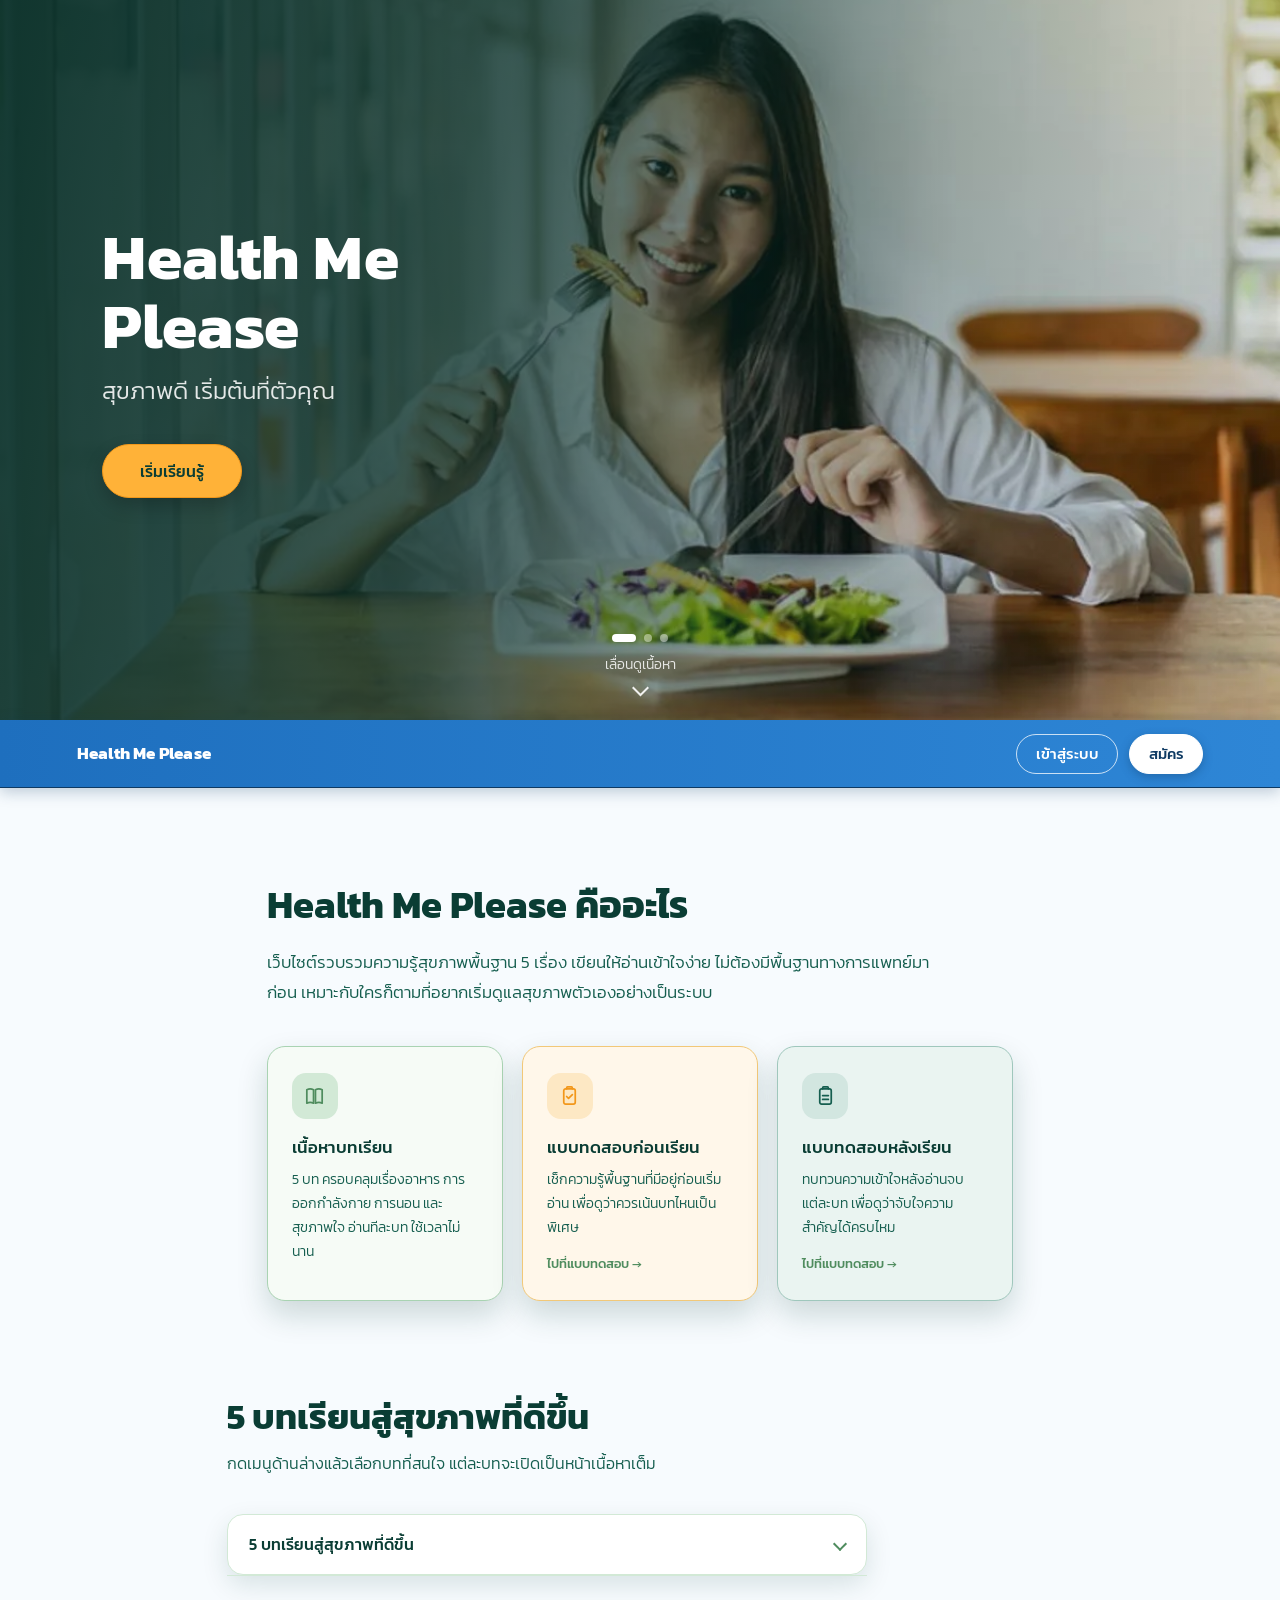
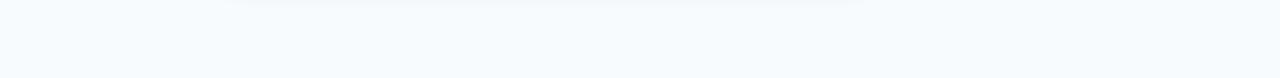
<file: index.html>
<!DOCTYPE html>
<html lang="th">
<head>
    <meta charset="UTF-8">
    <meta name="viewport" content="width=device-width, initial-scale=1.0">
    <title>Health Me Pls</title>

    <link rel="stylesheet" href="style.css">
    <link rel="preconnect" href="https://fonts.googleapis.com">
    <link rel="preconnect" href="https://fonts.gstatic.com" crossorigin>
    <link href="https://fonts.googleapis.com/css2?family=Kanit:wght@200;300;400;500;700&display=swap" rel="stylesheet">

</head>
<body>

<header class="hero">

    <div class="hero__slider">
        <img src="images/food.jpg" class="hero__slide is-active" alt="">
        <img src="images/Health2.png" class="hero__slide" alt="">
        <img src="images/Health_Running.jpg" class="hero__slide" alt="">
    </div>

    <div class="hero__scrim"></div>

    <div class="hero__content">
        <h1 class="hero__title">Health Me Please</h1>
        <p class="hero__subtitle">สุขภาพดี เริ่มต้นที่ตัวคุณ</p>
        <a class="hero__cta" href="#lessons">เริ่มเรียนรู้</a>
    </div>

    <div class="hero__dots" role="tablist" aria-label="เลือกภาพพื้นหลัง">
        <button class="hero__dot is-active" type="button" aria-label="ภาพที่ 1" data-index="0"></button>
        <button class="hero__dot" type="button" aria-label="ภาพที่ 2" data-index="1"></button>
        <button class="hero__dot" type="button" aria-label="ภาพที่ 3" data-index="2"></button>
    </div>

    <a class="hero__scroll-cue" href="#lessons">
        <span class="hero__scroll-label">เลื่อนดูเนื้อหา</span>
        <span class="hero__scroll-arrow"><i></i></span>
    </a>

</header>

<nav class="site-nav">
    <a class="site-nav__brand" href="index.html">Health Me Please</a>
    <div class="site-nav__actions">
        <a class="site-nav__link site-nav__link--login" href="login.html">เข้าสู่ระบบ</a>
        <a class="site-nav__link site-nav__link--signup" href="signup.html">สมัคร</a>
    </div>
</nav>

<main id="lessons">

    <section class="about" aria-labelledby="about-heading">
        <h2 id="about-heading" class="about__heading">Health Me Please คืออะไร</h2>
        <p class="about__lead">เว็บไซต์รวบรวมความรู้สุขภาพพื้นฐาน 5 เรื่อง เขียนให้อ่านเข้าใจง่าย ไม่ต้องมีพื้นฐานทางการแพทย์มาก่อน เหมาะกับใครก็ตามที่อยากเริ่มดูแลสุขภาพตัวเองอย่างเป็นระบบ</p>

        <div class="features">
            <div class="feature-card feature-card--content">
                <span class="feature-card__icon" aria-hidden="true">
                    <svg viewBox="0 0 24 24" fill="none" stroke="currentColor" stroke-width="1.8" stroke-linecap="round" stroke-linejoin="round"><path d="M4 5c2-1 5-1 7 0v14c-2-1-5-1-7 0V5Z"/><path d="M20 5c-2-1-5-1-7 0v14c2-1 5-1 7 0V5Z"/></svg>
                </span>
                <h3 class="feature-card__title">เนื้อหาบทเรียน</h3>
                <p class="feature-card__text">5 บท ครอบคลุมเรื่องอาหาร การออกกำลังกาย การนอน และสุขภาพใจ อ่านทีละบท ใช้เวลาไม่นาน</p>
            </div>

            <a class="feature-card feature-card--pretest feature-card--link" href="pretest.html">
                <span class="feature-card__icon" aria-hidden="true">
                    <svg viewBox="0 0 24 24" fill="none" stroke="currentColor" stroke-width="1.8" stroke-linecap="round" stroke-linejoin="round"><rect x="6" y="4" width="12" height="16" rx="2"/><path d="M9 4V3a1 1 0 0 1 1-1h4a1 1 0 0 1 1 1v1"/><path d="M9 12l2 2 4-4"/></svg>
                </span>
                <h3 class="feature-card__title">แบบทดสอบก่อนเรียน</h3>
                <p class="feature-card__text">เช็กความรู้พื้นฐานที่มีอยู่ก่อนเริ่มอ่าน เพื่อดูว่าควรเน้นบทไหนเป็นพิเศษ</p>
                <span class="feature-card__cta">ไปที่แบบทดสอบ &rarr;</span>
            </a>

            <a class="feature-card feature-card--posttest feature-card--link" href="posttest.html">
                <span class="feature-card__icon" aria-hidden="true">
                    <svg viewBox="0 0 24 24" fill="none" stroke="currentColor" stroke-width="1.8" stroke-linecap="round" stroke-linejoin="round"><rect x="6" y="4" width="12" height="16" rx="2"/><path d="M9 4V3a1 1 0 0 1 1-1h4a1 1 0 0 1 1 1v1"/><line x1="9" y1="11" x2="15" y2="11"/><line x1="9" y1="15" x2="15" y2="15"/></svg>
                </span>
                <h3 class="feature-card__title">แบบทดสอบหลังเรียน</h3>
                <p class="feature-card__text">ทบทวนความเข้าใจหลังอ่านจบแต่ละบท เพื่อดูว่าจับใจความสำคัญได้ครบไหม</p>
                <span class="feature-card__cta">ไปที่แบบทดสอบ &rarr;</span>
            </a>
        </div>
    </section>

    <section class="lessons" aria-labelledby="lessons-heading">
        <div class="lessons__intro">
            <h2 id="lessons-heading" class="lessons__heading">5 บทเรียนสู่สุขภาพที่ดีขึ้น</h2>
            <p class="lessons__lead">กดเมนูด้านล่างแล้วเลือกบทที่สนใจ แต่ละบทจะเปิดเป็นหน้าเนื้อหาเต็ม</p>
        </div>

        <div class="lessons__layout">
            <nav class="lesson-nav lesson-nav--standalone" aria-label="รายการบทเรียน">
                <button class="lesson-nav__toggle" type="button" aria-expanded="false" aria-controls="lesson-nav-panel">
                    <span>5 บทเรียนสู่สุขภาพที่ดีขึ้น</span>
                    <span class="lesson-nav__chevron" aria-hidden="true"></span>
                </button>
                <div class="lesson-nav__panel" id="lesson-nav-panel">
                    <div class="lesson-nav__inner">
                        <ul class="lesson-nav__list"></ul>
                    </div>
                </div>
            </nav>
        </div>
    </section>

</main>

<script src="script.js"></script>
<script src="auth.js"></script>

</body>
</html>
</file>
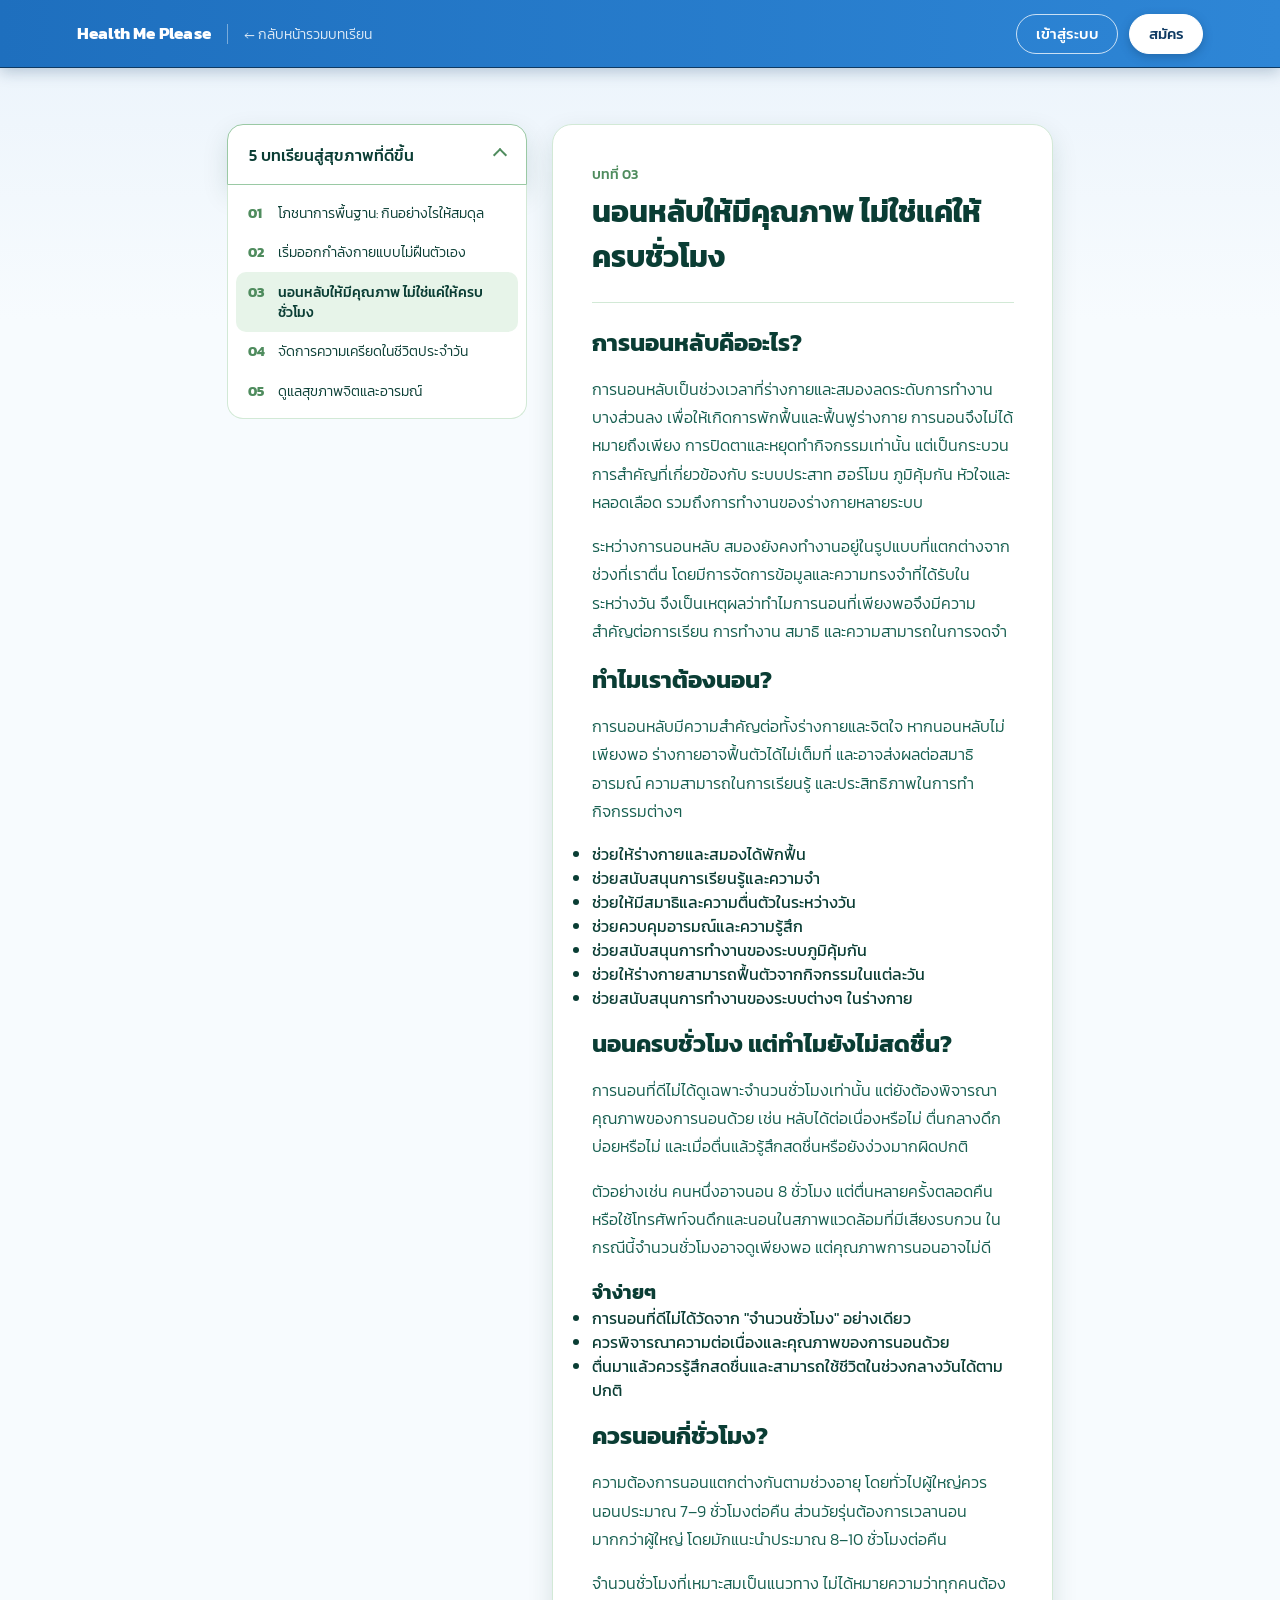
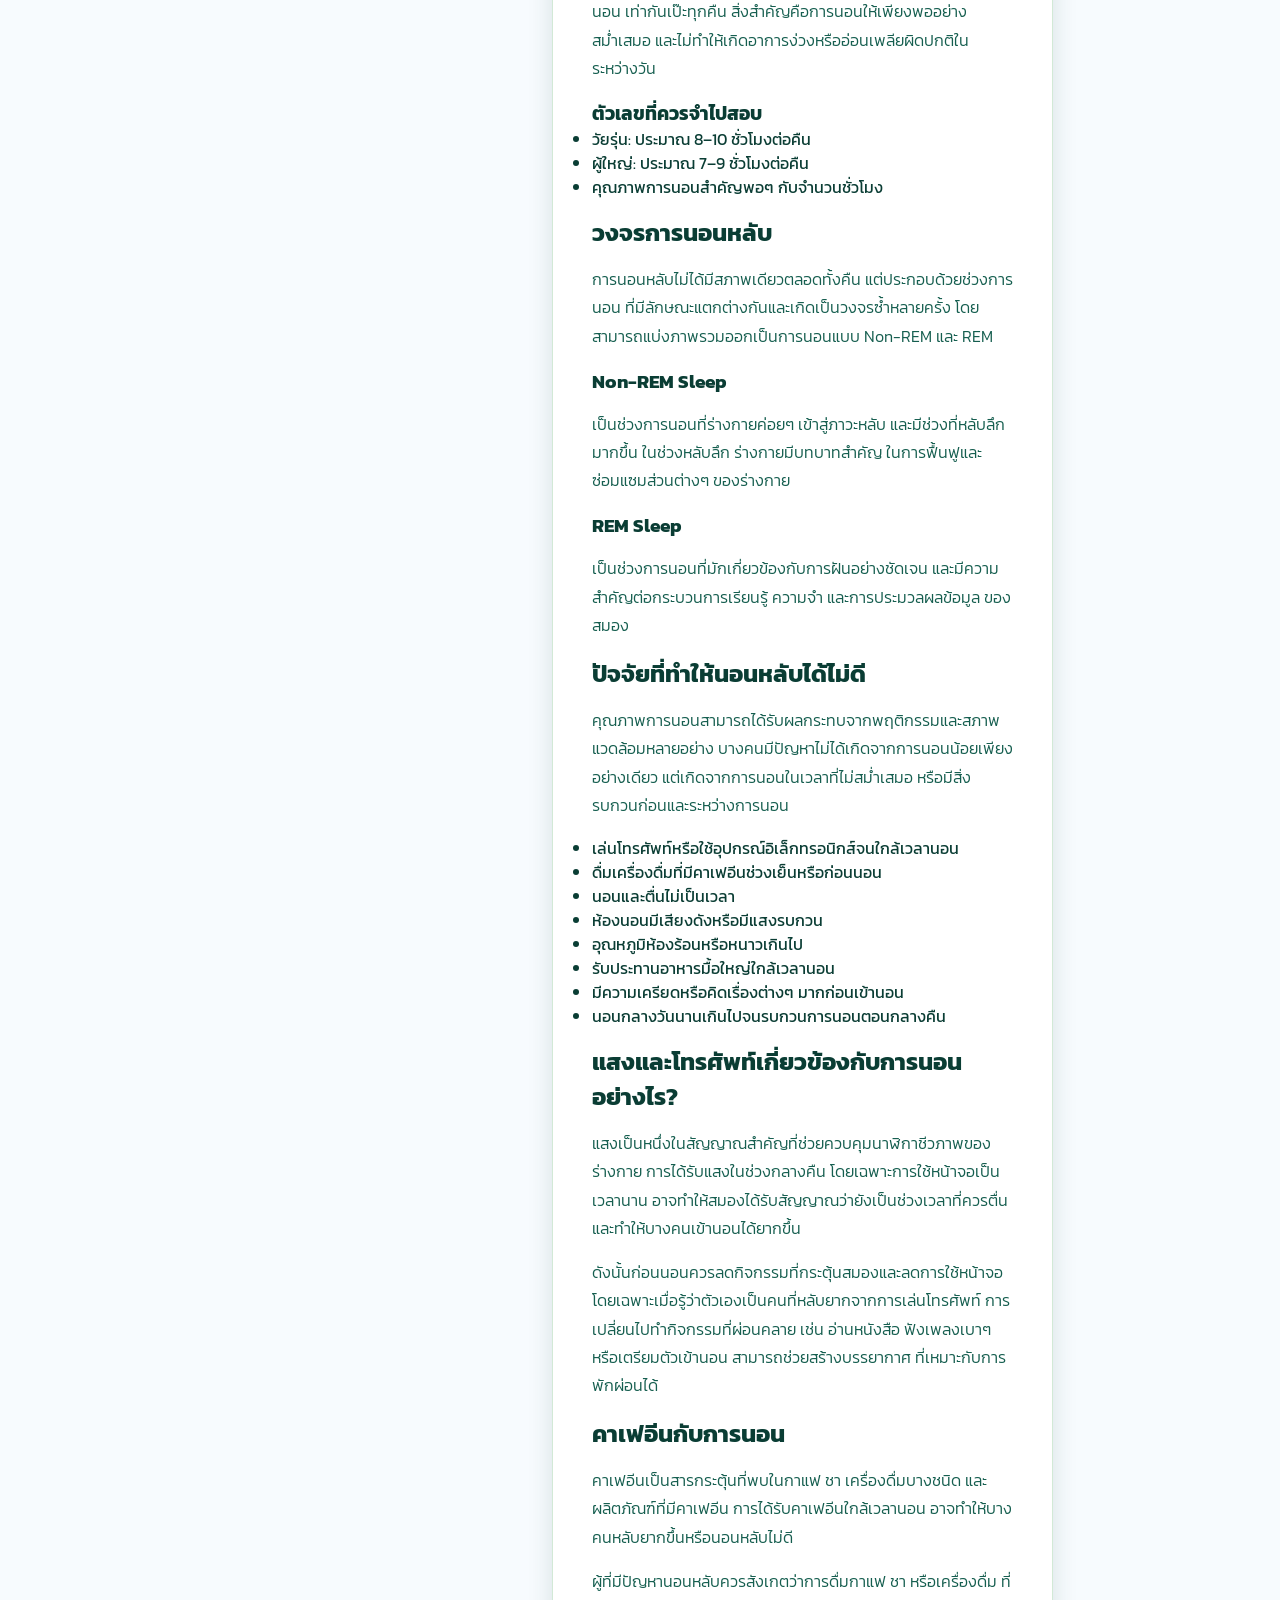
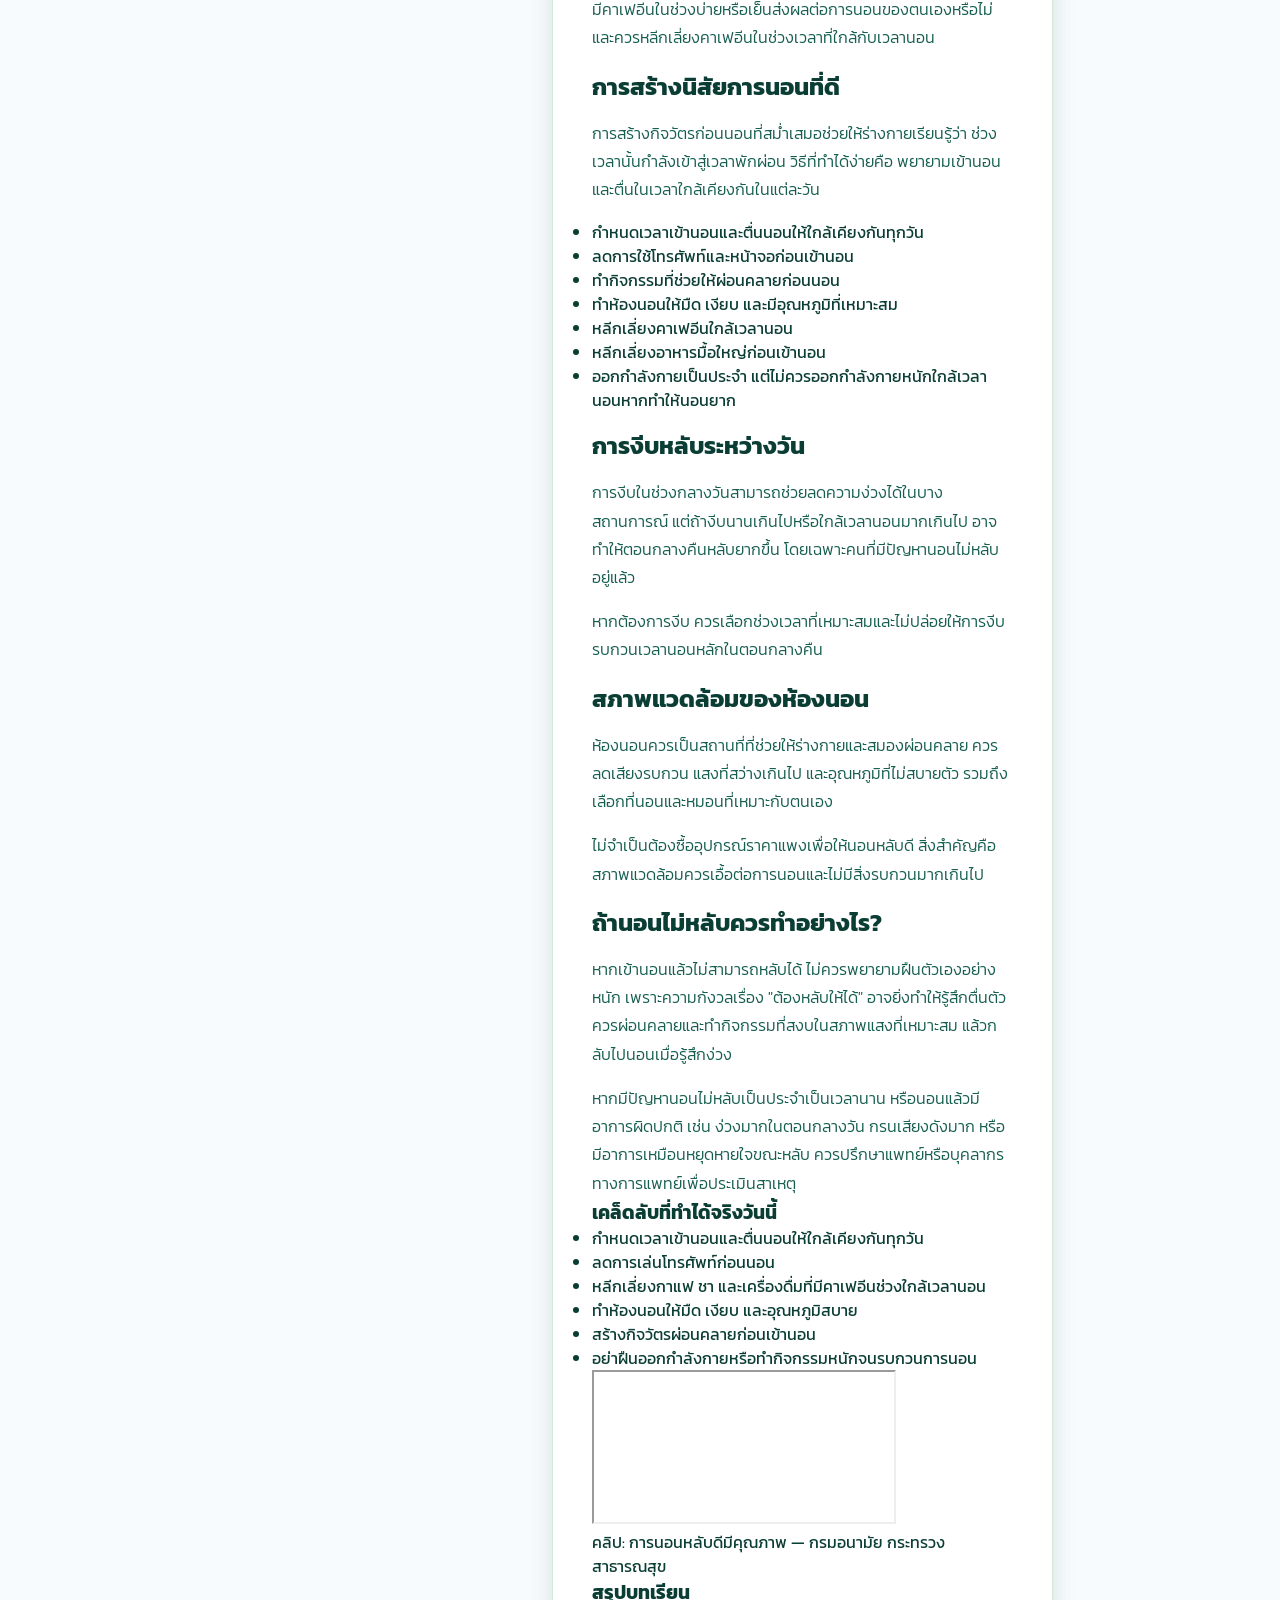
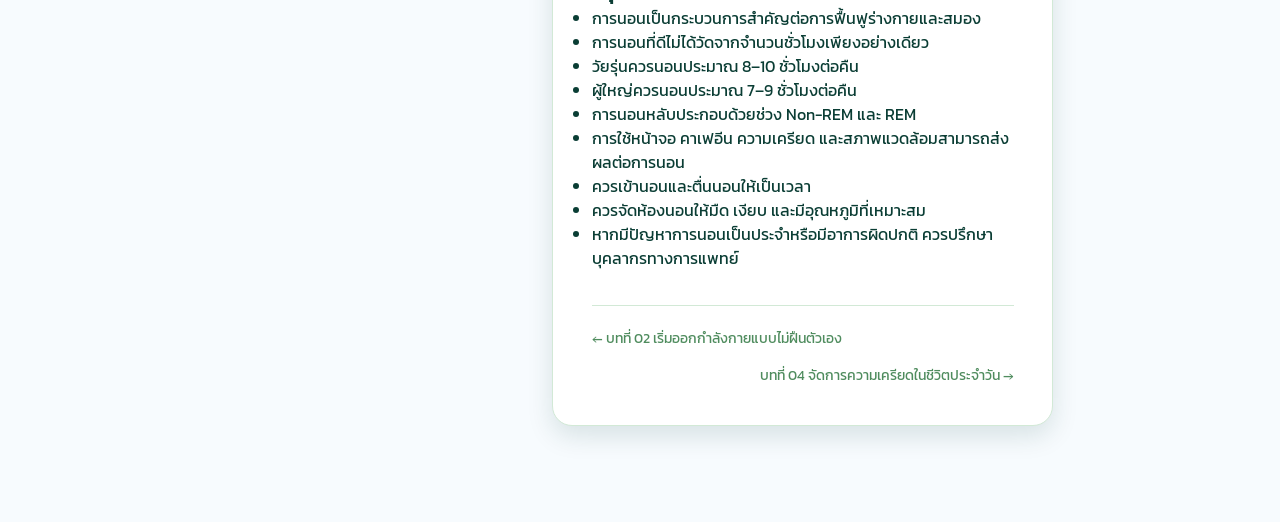
<file: lesson-03.html>
<!DOCTYPE html>
<html lang="th">
<head>
    <meta charset="UTF-8">
    <meta name="viewport" content="width=device-width, initial-scale=1.0">
    <title>นอนหลับให้มีคุณภาพ ไม่ใช่แค่ให้ครบชั่วโมง — Health Me Pls</title>

    <link rel="stylesheet" href="../style.css">
    <link rel="preconnect" href="https://fonts.googleapis.com">
    <link rel="preconnect" href="https://fonts.gstatic.com" crossorigin>
    <link href="https://fonts.googleapis.com/css2?family=Kanit:wght@200;300;400;500;700&display=swap" rel="stylesheet">

</head>
<body class="lesson-page-body">

<nav class="site-nav">
    <div class="site-nav__left">
        <a class="site-nav__brand" href="../index.html">Health Me Please</a>
        <a class="site-nav__back" href="../index.html#lessons">&larr; กลับหน้ารวมบทเรียน</a>
    </div>
    <div class="site-nav__actions">
        <a class="site-nav__link site-nav__link--login" href="../login.html">เข้าสู่ระบบ</a>
        <a class="site-nav__link site-nav__link--signup" href="../signup.html">สมัคร</a>
    </div>
</nav>

<main class="lesson-page">
    <div class="lessons__layout">

        <nav class="lesson-nav is-open" aria-label="รายการบทเรียน">
            <button class="lesson-nav__toggle" type="button" aria-expanded="true" aria-controls="lesson-nav-panel">
                <span>5 บทเรียนสู่สุขภาพที่ดีขึ้น</span>
                <span class="lesson-nav__chevron" aria-hidden="true"></span>
            </button>

            <div class="lesson-nav__panel" id="lesson-nav-panel">
                <div class="lesson-nav__inner">
                    <ul class="lesson-nav__list"></ul>
                </div>
            </div>
        </nav>

        <article class="lesson-content">

            <p class="lesson-content__eyebrow">บทที่ 03</p>
            <h1 class="lesson-content__title">นอนหลับให้มีคุณภาพ ไม่ใช่แค่ให้ครบชั่วโมง</h1>

            <div class="lesson-content__body">

                <h2>การนอนหลับคืออะไร?</h2>

                <p>
                    การนอนหลับเป็นช่วงเวลาที่ร่างกายและสมองลดระดับการทำงานบางส่วนลง
                    เพื่อให้เกิดการพักฟื้นและฟื้นฟูร่างกาย การนอนจึงไม่ได้หมายถึงเพียง
                    การปิดตาและหยุดทำกิจกรรมเท่านั้น แต่เป็นกระบวนการสำคัญที่เกี่ยวข้องกับ
                    ระบบประสาท ฮอร์โมน ภูมิคุ้มกัน หัวใจและหลอดเลือด รวมถึงการทำงานของร่างกายหลายระบบ
                </p>

                <p>
                    ระหว่างการนอนหลับ สมองยังคงทำงานอยู่ในรูปแบบที่แตกต่างจากช่วงที่เราตื่น
                    โดยมีการจัดการข้อมูลและความทรงจำที่ได้รับในระหว่างวัน
                    จึงเป็นเหตุผลว่าทำไมการนอนที่เพียงพอจึงมีความสำคัญต่อการเรียน
                    การทำงาน สมาธิ และความสามารถในการจดจำ
                </p>

                <h2>ทำไมเราต้องนอน?</h2>

                <p>
                    การนอนหลับมีความสำคัญต่อทั้งร่างกายและจิตใจ หากนอนหลับไม่เพียงพอ
                    ร่างกายอาจฟื้นตัวได้ไม่เต็มที่ และอาจส่งผลต่อสมาธิ อารมณ์
                    ความสามารถในการเรียนรู้ และประสิทธิภาพในการทำกิจกรรมต่างๆ
                </p>

                <ul>
                    <li>ช่วยให้ร่างกายและสมองได้พักฟื้น</li>
                    <li>ช่วยสนับสนุนการเรียนรู้และความจำ</li>
                    <li>ช่วยให้มีสมาธิและความตื่นตัวในระหว่างวัน</li>
                    <li>ช่วยควบคุมอารมณ์และความรู้สึก</li>
                    <li>ช่วยสนับสนุนการทำงานของระบบภูมิคุ้มกัน</li>
                    <li>ช่วยให้ร่างกายสามารถฟื้นตัวจากกิจกรรมในแต่ละวัน</li>
                    <li>ช่วยสนับสนุนการทำงานของระบบต่างๆ ในร่างกาย</li>
                </ul>

                <h2>นอนครบชั่วโมง แต่ทำไมยังไม่สดชื่น?</h2>

                <p>
                    การนอนที่ดีไม่ได้ดูเฉพาะจำนวนชั่วโมงเท่านั้น แต่ยังต้องพิจารณา
                    คุณภาพของการนอนด้วย เช่น หลับได้ต่อเนื่องหรือไม่ ตื่นกลางดึกบ่อยหรือไม่
                    และเมื่อตื่นแล้วรู้สึกสดชื่นหรือยังง่วงมากผิดปกติ
                </p>

                <p>
                    ตัวอย่างเช่น คนหนึ่งอาจนอน 8 ชั่วโมง แต่ตื่นหลายครั้งตลอดคืน
                    หรือใช้โทรศัพท์จนดึกและนอนในสภาพแวดล้อมที่มีเสียงรบกวน
                    ในกรณีนี้จำนวนชั่วโมงอาจดูเพียงพอ แต่คุณภาพการนอนอาจไม่ดี
                </p>

                <div class="lesson-content__tips">
                    <h3>จำง่ายๆ</h3>
                    <ul>
                    <li>การนอนที่ดีไม่ได้วัดจาก "จำนวนชั่วโมง" อย่างเดียว</li>
                    <li>ควรพิจารณาความต่อเนื่องและคุณภาพของการนอนด้วย</li>
                    <li>ตื่นมาแล้วควรรู้สึกสดชื่นและสามารถใช้ชีวิตในช่วงกลางวันได้ตามปกติ</li>
                    </ul>
                </div>

                <h2>ควรนอนกี่ชั่วโมง?</h2>

                <p>
                    ความต้องการนอนแตกต่างกันตามช่วงอายุ โดยทั่วไปผู้ใหญ่ควรนอนประมาณ
                    7–9 ชั่วโมงต่อคืน ส่วนวัยรุ่นต้องการเวลานอนมากกว่าผู้ใหญ่
                    โดยมักแนะนำประมาณ 8–10 ชั่วโมงต่อคืน
                </p>

                <p>
                    จำนวนชั่วโมงที่เหมาะสมเป็นแนวทาง ไม่ได้หมายความว่าทุกคนต้องนอน
                    เท่ากันเป๊ะทุกคืน สิ่งสำคัญคือการนอนให้เพียงพออย่างสม่ำเสมอ
                    และไม่ทำให้เกิดอาการง่วงหรืออ่อนเพลียผิดปกติในระหว่างวัน
                </p>

                <div class="lesson-content__tips">
                    <h3>ตัวเลขที่ควรจำไปสอบ</h3>
                    <ul>
                    <li>วัยรุ่น: ประมาณ 8–10 ชั่วโมงต่อคืน</li>
                    <li>ผู้ใหญ่: ประมาณ 7–9 ชั่วโมงต่อคืน</li>
                    <li>คุณภาพการนอนสำคัญพอๆ กับจำนวนชั่วโมง</li>
                    </ul>
                </div>

                <h2>วงจรการนอนหลับ</h2>

                <p>
                    การนอนหลับไม่ได้มีสภาพเดียวตลอดทั้งคืน แต่ประกอบด้วยช่วงการนอน
                    ที่มีลักษณะแตกต่างกันและเกิดเป็นวงจรซ้ำหลายครั้ง
                    โดยสามารถแบ่งภาพรวมออกเป็นการนอนแบบ Non-REM และ REM
                </p>

                <h3>Non-REM Sleep</h3>

                <p>
                    เป็นช่วงการนอนที่ร่างกายค่อยๆ เข้าสู่ภาวะหลับ
                    และมีช่วงที่หลับลึกมากขึ้น ในช่วงหลับลึก ร่างกายมีบทบาทสำคัญ
                    ในการฟื้นฟูและซ่อมแซมส่วนต่างๆ ของร่างกาย
                </p>

                <h3>REM Sleep</h3>

                <p>
                    เป็นช่วงการนอนที่มักเกี่ยวข้องกับการฝันอย่างชัดเจน
                    และมีความสำคัญต่อกระบวนการเรียนรู้ ความจำ และการประมวลผลข้อมูล
                    ของสมอง
                </p>

                <h2>ปัจจัยที่ทำให้นอนหลับได้ไม่ดี</h2>

                <p>
                    คุณภาพการนอนสามารถได้รับผลกระทบจากพฤติกรรมและสภาพแวดล้อมหลายอย่าง
                    บางคนมีปัญหาไม่ได้เกิดจากการนอนน้อยเพียงอย่างเดียว
                    แต่เกิดจากการนอนในเวลาที่ไม่สม่ำเสมอ หรือมีสิ่งรบกวนก่อนและระหว่างการนอน
                </p>

                <ul>
                    <li>เล่นโทรศัพท์หรือใช้อุปกรณ์อิเล็กทรอนิกส์จนใกล้เวลานอน</li>
                    <li>ดื่มเครื่องดื่มที่มีคาเฟอีนช่วงเย็นหรือก่อนนอน</li>
                    <li>นอนและตื่นไม่เป็นเวลา</li>
                    <li>ห้องนอนมีเสียงดังหรือมีแสงรบกวน</li>
                    <li>อุณหภูมิห้องร้อนหรือหนาวเกินไป</li>
                    <li>รับประทานอาหารมื้อใหญ่ใกล้เวลานอน</li>
                    <li>มีความเครียดหรือคิดเรื่องต่างๆ มากก่อนเข้านอน</li>
                    <li>นอนกลางวันนานเกินไปจนรบกวนการนอนตอนกลางคืน</li>
                </ul>

                <h2>แสงและโทรศัพท์เกี่ยวข้องกับการนอนอย่างไร?</h2>

                <p>
                    แสงเป็นหนึ่งในสัญญาณสำคัญที่ช่วยควบคุมนาฬิกาชีวภาพของร่างกาย
                    การได้รับแสงในช่วงกลางคืน โดยเฉพาะการใช้หน้าจอเป็นเวลานาน
                    อาจทำให้สมองได้รับสัญญาณว่ายังเป็นช่วงเวลาที่ควรตื่น
                    และทำให้บางคนเข้านอนได้ยากขึ้น
                </p>

                <p>
                    ดังนั้นก่อนนอนควรลดกิจกรรมที่กระตุ้นสมองและลดการใช้หน้าจอ
                    โดยเฉพาะเมื่อรู้ว่าตัวเองเป็นคนที่หลับยากจากการเล่นโทรศัพท์
                    การเปลี่ยนไปทำกิจกรรมที่ผ่อนคลาย เช่น อ่านหนังสือ
                    ฟังเพลงเบาๆ หรือเตรียมตัวเข้านอน สามารถช่วยสร้างบรรยากาศ
                    ที่เหมาะกับการพักผ่อนได้
                </p>

                <h2>คาเฟอีนกับการนอน</h2>

                <p>
                    คาเฟอีนเป็นสารกระตุ้นที่พบในกาแฟ ชา เครื่องดื่มบางชนิด
                    และผลิตภัณฑ์ที่มีคาเฟอีน การได้รับคาเฟอีนใกล้เวลานอน
                    อาจทำให้บางคนหลับยากขึ้นหรือนอนหลับไม่ดี
                </p>

                <p>
                    ผู้ที่มีปัญหานอนหลับควรสังเกตว่าการดื่มกาแฟ ชา หรือเครื่องดื่ม
                    ที่มีคาเฟอีนในช่วงบ่ายหรือเย็นส่งผลต่อการนอนของตนเองหรือไม่
                    และควรหลีกเลี่ยงคาเฟอีนในช่วงเวลาที่ใกล้กับเวลานอน
                </p>

                <h2>การสร้างนิสัยการนอนที่ดี</h2>

                <p>
                    การสร้างกิจวัตรก่อนนอนที่สม่ำเสมอช่วยให้ร่างกายเรียนรู้ว่า
                    ช่วงเวลานั้นกำลังเข้าสู่เวลาพักผ่อน วิธีที่ทำได้ง่ายคือ
                    พยายามเข้านอนและตื่นในเวลาใกล้เคียงกันในแต่ละวัน
                </p>

                <ul>
                    <li>กำหนดเวลาเข้านอนและตื่นนอนให้ใกล้เคียงกันทุกวัน</li>
                    <li>ลดการใช้โทรศัพท์และหน้าจอก่อนเข้านอน</li>
                    <li>ทำกิจกรรมที่ช่วยให้ผ่อนคลายก่อนนอน</li>
                    <li>ทำห้องนอนให้มืด เงียบ และมีอุณหภูมิที่เหมาะสม</li>
                    <li>หลีกเลี่ยงคาเฟอีนใกล้เวลานอน</li>
                    <li>หลีกเลี่ยงอาหารมื้อใหญ่ก่อนเข้านอน</li>
                    <li>ออกกำลังกายเป็นประจำ แต่ไม่ควรออกกำลังกายหนักใกล้เวลานอนหากทำให้นอนยาก</li>
                </ul>

                <h2>การงีบหลับระหว่างวัน</h2>

                <p>
                    การงีบในช่วงกลางวันสามารถช่วยลดความง่วงได้ในบางสถานการณ์
                    แต่ถ้างีบนานเกินไปหรือใกล้เวลานอนมากเกินไป
                    อาจทำให้ตอนกลางคืนหลับยากขึ้น โดยเฉพาะคนที่มีปัญหานอนไม่หลับอยู่แล้ว
                </p>

                <p>
                    หากต้องการงีบ ควรเลือกช่วงเวลาที่เหมาะสมและไม่ปล่อยให้การงีบ
                    รบกวนเวลานอนหลักในตอนกลางคืน
                </p>

                <h2>สภาพแวดล้อมของห้องนอน</h2>

                <p>
                    ห้องนอนควรเป็นสถานที่ที่ช่วยให้ร่างกายและสมองผ่อนคลาย
                    ควรลดเสียงรบกวน แสงที่สว่างเกินไป และอุณหภูมิที่ไม่สบายตัว
                    รวมถึงเลือกที่นอนและหมอนที่เหมาะกับตนเอง
                </p>

                <p>
                    ไม่จำเป็นต้องซื้ออุปกรณ์ราคาแพงเพื่อให้นอนหลับดี
                    สิ่งสำคัญคือสภาพแวดล้อมควรเอื้อต่อการนอนและไม่มีสิ่งรบกวนมากเกินไป
                </p>

                <h2>ถ้านอนไม่หลับควรทำอย่างไร?</h2>

                <p>
                    หากเข้านอนแล้วไม่สามารถหลับได้ ไม่ควรพยายามฝืนตัวเองอย่างหนัก
                    เพราะความกังวลเรื่อง "ต้องหลับให้ได้" อาจยิ่งทำให้รู้สึกตื่นตัว
                    ควรผ่อนคลายและทำกิจกรรมที่สงบในสภาพแสงที่เหมาะสม
                    แล้วกลับไปนอนเมื่อรู้สึกง่วง
                </p>

                <p>
                    หากมีปัญหานอนไม่หลับเป็นประจำเป็นเวลานาน
                    หรือนอนแล้วมีอาการผิดปกติ เช่น ง่วงมากในตอนกลางวัน
                    กรนเสียงดังมาก หรือมีอาการเหมือนหยุดหายใจขณะหลับ
                    ควรปรึกษาแพทย์หรือบุคลากรทางการแพทย์เพื่อประเมินสาเหตุ
                </p>

            </div>

            <div class="lesson-content__tips">
                <h3>เคล็ดลับที่ทำได้จริงวันนี้</h3>
                <ul>
                <li>กำหนดเวลาเข้านอนและตื่นนอนให้ใกล้เคียงกันทุกวัน</li>
                <li>ลดการเล่นโทรศัพท์ก่อนนอน</li>
                <li>หลีกเลี่ยงกาแฟ ชา และเครื่องดื่มที่มีคาเฟอีนช่วงใกล้เวลานอน</li>
                <li>ทำห้องนอนให้มืด เงียบ และอุณหภูมิสบาย</li>
                <li>สร้างกิจวัตรผ่อนคลายก่อนเข้านอน</li>
                <li>อย่าฝืนออกกำลังกายหรือทำกิจกรรมหนักจนรบกวนการนอน</li>
                </ul>
            </div>

            <div class="lesson-content__media">
                <div class="lesson-content__video-wrap">
                    <iframe src="https://www.youtube-nocookie.com/embed/20vc91ApY8Y"
                        title="การนอนหลับดีมีคุณภาพ — กรมอนามัย กระทรวงสาธารณสุข"
                        referrerpolicy="strict-origin-when-cross-origin"
                        allow="accelerometer; autoplay; clipboard-write; encrypted-media; gyroscope; picture-in-picture"
                        allowfullscreen></iframe>
                </div>
                <p class="lesson-content__video-caption">
                    คลิป: การนอนหลับดีมีคุณภาพ — กรมอนามัย กระทรวงสาธารณสุข
                </p>
            </div>

            <div class="lesson-content__tips">
                <h3>สรุปบทเรียน</h3>
                <ul>
                <li>การนอนเป็นกระบวนการสำคัญต่อการฟื้นฟูร่างกายและสมอง</li>
                <li>การนอนที่ดีไม่ได้วัดจากจำนวนชั่วโมงเพียงอย่างเดียว</li>
                <li>วัยรุ่นควรนอนประมาณ 8–10 ชั่วโมงต่อคืน</li>
                <li>ผู้ใหญ่ควรนอนประมาณ 7–9 ชั่วโมงต่อคืน</li>
                <li>การนอนหลับประกอบด้วยช่วง Non-REM และ REM</li>
                <li>การใช้หน้าจอ คาเฟอีน ความเครียด และสภาพแวดล้อมสามารถส่งผลต่อการนอน</li>
                <li>ควรเข้านอนและตื่นนอนให้เป็นเวลา</li>
                <li>ควรจัดห้องนอนให้มืด เงียบ และมีอุณหภูมิที่เหมาะสม</li>
                <li>หากมีปัญหาการนอนเป็นประจำหรือมีอาการผิดปกติ ควรปรึกษาบุคลากรทางการแพทย์</li>
                </ul>
            </div>

            <div class="lesson-content__pager">
                <a class="lesson-content__pager-link lesson-content__pager-link--prev" href="lesson-02.html">&larr; บทที่ 02 เริ่มออกกำลังกายแบบไม่ฝืนตัวเอง</a>
                <a class="lesson-content__pager-link lesson-content__pager-link--next" href="lesson-04.html">บทที่ 04 จัดการความเครียดในชีวิตประจำวัน &rarr;</a>
            </div>

        </article>
    </div>
</main>

<script src="../script.js"></script>

</body>
</html>
</file>
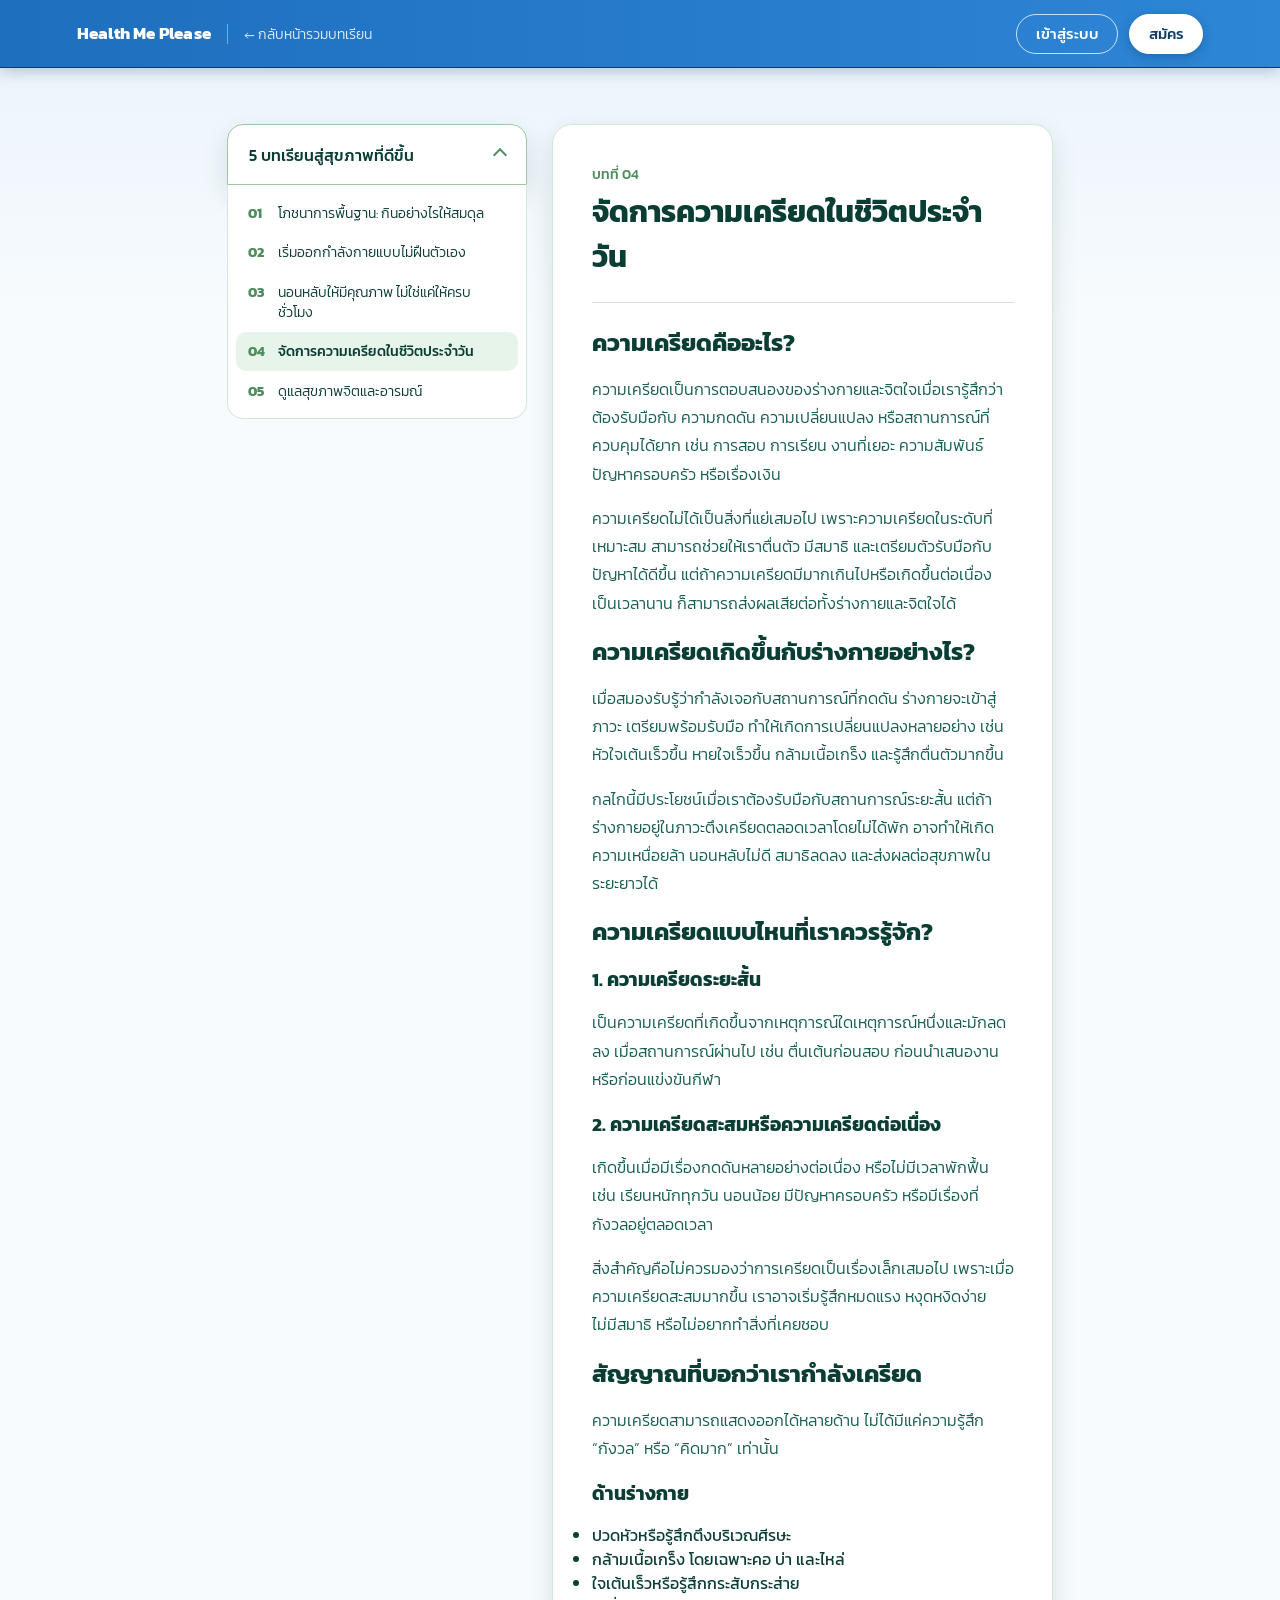
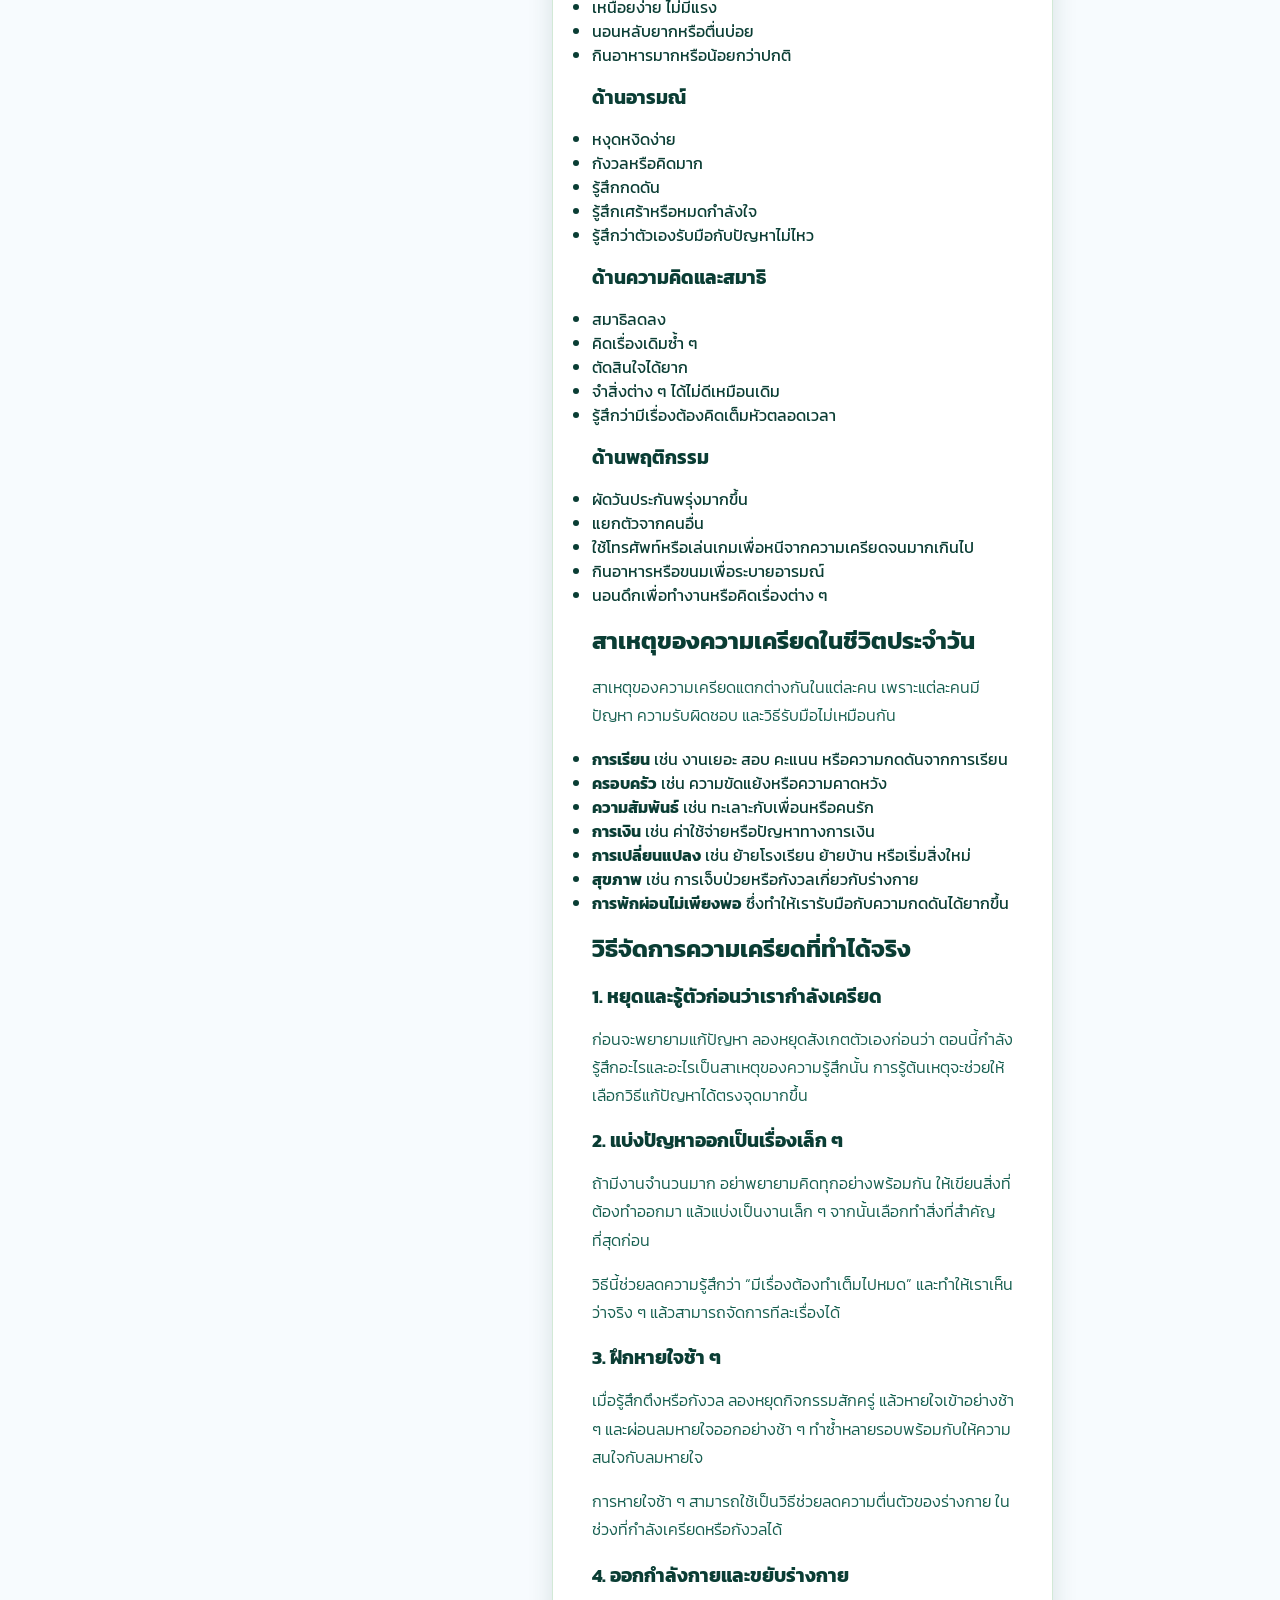
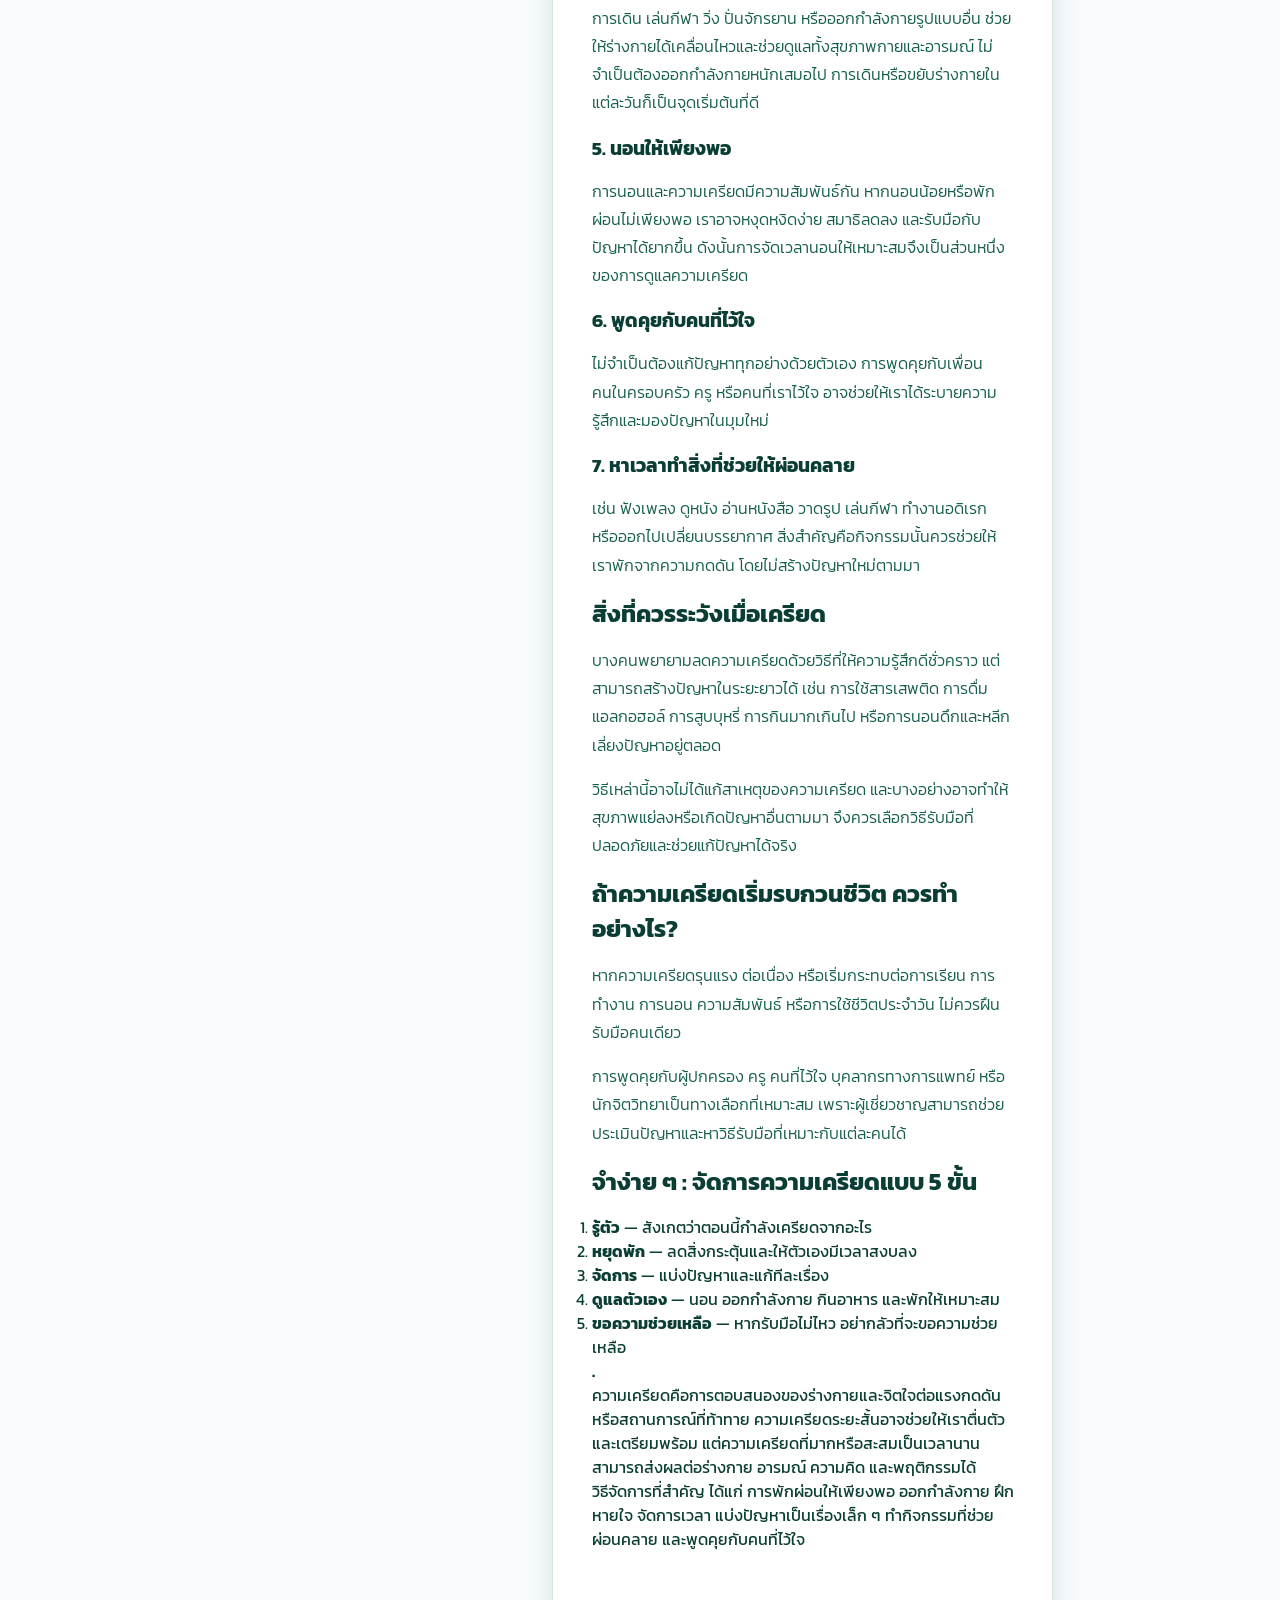
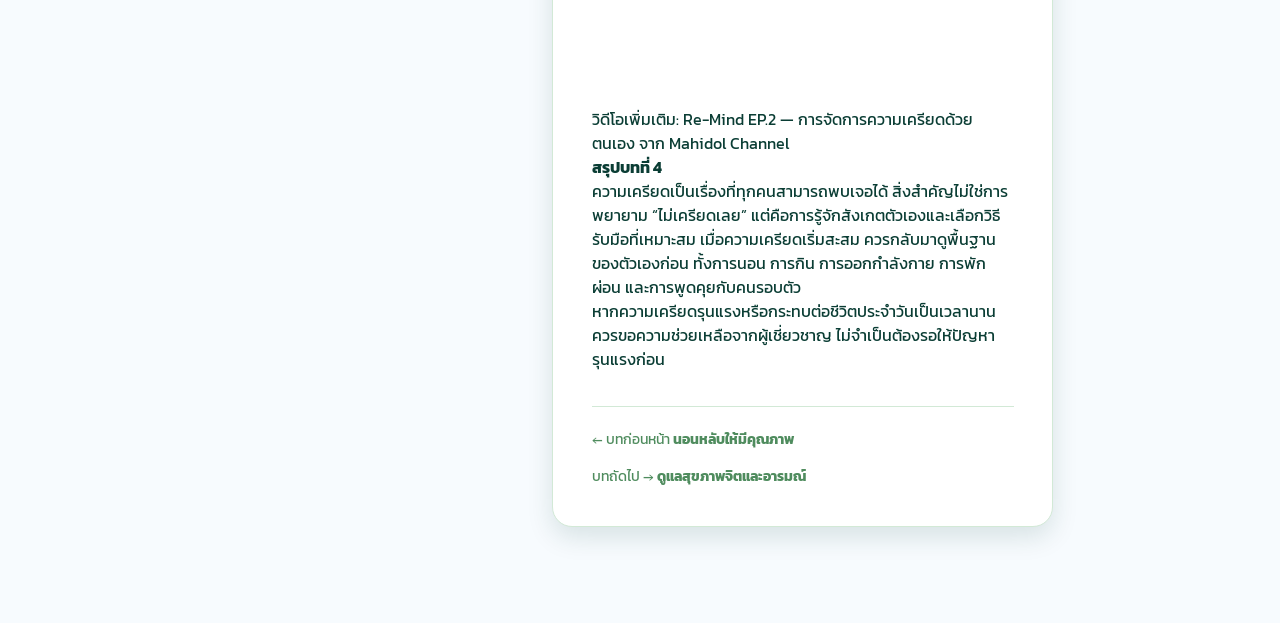
<file: lesson-04.html>
<!DOCTYPE html>
<html lang="th">
<head>
    <meta charset="UTF-8">
    <meta name="viewport" content="width=device-width, initial-scale=1.0">
    <title>จัดการความเครียดในชีวิตประจำวัน — Health Me Please</title>

    <link rel="stylesheet" href="../style.css">
    <link rel="preconnect" href="https://fonts.googleapis.com">
    <link rel="preconnect" href="https://fonts.gstatic.com" crossorigin>
    <link href="https://fonts.googleapis.com/css2?family=Kanit:wght@200;300;400;500;700&display=swap" rel="stylesheet">

</head>
<body class="lesson-page-body">

<nav class="site-nav">
    <div class="site-nav__left">
        <a class="site-nav__brand" href="../index.html">Health Me Please</a>
        <a class="site-nav__back" href="../index.html#lessons">&larr; กลับหน้ารวมบทเรียน</a>
    </div>
    <div class="site-nav__actions">
        <a class="site-nav__link site-nav__link--login" href="../login.html">เข้าสู่ระบบ</a>
        <a class="site-nav__link site-nav__link--signup" href="../signup.html">สมัคร</a>
    </div>
</nav>

<main class="lesson-page">
    <div class="lessons__layout">

        <nav class="lesson-nav is-open" aria-label="รายการบทเรียน">
            <button class="lesson-nav__toggle" type="button" aria-expanded="true" aria-controls="lesson-nav-panel">
                <span>5 บทเรียนสู่สุขภาพที่ดีขึ้น</span>
                <span class="lesson-nav__chevron" aria-hidden="true"></span>
            </button>

            <div class="lesson-nav__panel" id="lesson-nav-panel">
                <div class="lesson-nav__inner">
                    <ul class="lesson-nav__list"></ul>
                </div>
            </div>
        </nav>

        <article class="lesson-content">

            <p class="lesson-content__eyebrow">บทที่ 04</p>

            <h1 class="lesson-content__title">
                จัดการความเครียดในชีวิตประจำวัน
            </h1>

            <div class="lesson-content__body">

                <h2>ความเครียดคืออะไร?</h2>

                <p>
                    ความเครียดเป็นการตอบสนองของร่างกายและจิตใจเมื่อเรารู้สึกว่าต้องรับมือกับ
                    ความกดดัน ความเปลี่ยนแปลง หรือสถานการณ์ที่ควบคุมได้ยาก
                    เช่น การสอบ การเรียน งานที่เยอะ ความสัมพันธ์ ปัญหาครอบครัว หรือเรื่องเงิน
                </p>

                <p>
                    ความเครียดไม่ได้เป็นสิ่งที่แย่เสมอไป เพราะความเครียดในระดับที่เหมาะสม
                    สามารถช่วยให้เราตื่นตัว มีสมาธิ และเตรียมตัวรับมือกับปัญหาได้ดีขึ้น
                    แต่ถ้าความเครียดมีมากเกินไปหรือเกิดขึ้นต่อเนื่องเป็นเวลานาน
                    ก็สามารถส่งผลเสียต่อทั้งร่างกายและจิตใจได้
                </p>

                <h2>ความเครียดเกิดขึ้นกับร่างกายอย่างไร?</h2>

                <p>
                    เมื่อสมองรับรู้ว่ากำลังเจอกับสถานการณ์ที่กดดัน ร่างกายจะเข้าสู่ภาวะ
                    เตรียมพร้อมรับมือ ทำให้เกิดการเปลี่ยนแปลงหลายอย่าง เช่น หัวใจเต้นเร็วขึ้น
                    หายใจเร็วขึ้น กล้ามเนื้อเกร็ง และรู้สึกตื่นตัวมากขึ้น
                </p>

                <p>
                    กลไกนี้มีประโยชน์เมื่อเราต้องรับมือกับสถานการณ์ระยะสั้น
                    แต่ถ้าร่างกายอยู่ในภาวะตึงเครียดตลอดเวลาโดยไม่ได้พัก
                    อาจทำให้เกิดความเหนื่อยล้า นอนหลับไม่ดี สมาธิลดลง
                    และส่งผลต่อสุขภาพในระยะยาวได้
                </p>

                <h2>ความเครียดแบบไหนที่เราควรรู้จัก?</h2>

                <h3>1. ความเครียดระยะสั้น</h3>

                <p>
                    เป็นความเครียดที่เกิดขึ้นจากเหตุการณ์ใดเหตุการณ์หนึ่งและมักลดลง
                    เมื่อสถานการณ์ผ่านไป เช่น ตื่นเต้นก่อนสอบ ก่อนนำเสนองาน
                    หรือก่อนแข่งขันกีฬา
                </p>

                <h3>2. ความเครียดสะสมหรือความเครียดต่อเนื่อง</h3>

                <p>
                    เกิดขึ้นเมื่อมีเรื่องกดดันหลายอย่างต่อเนื่อง หรือไม่มีเวลาพักฟื้น
                    เช่น เรียนหนักทุกวัน นอนน้อย มีปัญหาครอบครัว
                    หรือมีเรื่องที่กังวลอยู่ตลอดเวลา
                </p>

                <p>
                    สิ่งสำคัญคือไม่ควรมองว่าการเครียดเป็นเรื่องเล็กเสมอไป
                    เพราะเมื่อความเครียดสะสมมากขึ้น เราอาจเริ่มรู้สึกหมดแรง
                    หงุดหงิดง่าย ไม่มีสมาธิ หรือไม่อยากทำสิ่งที่เคยชอบ
                </p>

                <h2>สัญญาณที่บอกว่าเรากำลังเครียด</h2>

                <p>
                    ความเครียดสามารถแสดงออกได้หลายด้าน ไม่ได้มีแค่ความรู้สึก
                    “กังวล” หรือ “คิดมาก” เท่านั้น
                </p>

                <h3>ด้านร่างกาย</h3>

                <ul>
                    <li>ปวดหัวหรือรู้สึกตึงบริเวณศีรษะ</li>
                    <li>กล้ามเนื้อเกร็ง โดยเฉพาะคอ บ่า และไหล่</li>
                    <li>ใจเต้นเร็วหรือรู้สึกกระสับกระส่าย</li>
                    <li>เหนื่อยง่าย ไม่มีแรง</li>
                    <li>นอนหลับยากหรือตื่นบ่อย</li>
                    <li>กินอาหารมากหรือน้อยกว่าปกติ</li>
                </ul>

                <h3>ด้านอารมณ์</h3>

                <ul>
                    <li>หงุดหงิดง่าย</li>
                    <li>กังวลหรือคิดมาก</li>
                    <li>รู้สึกกดดัน</li>
                    <li>รู้สึกเศร้าหรือหมดกำลังใจ</li>
                    <li>รู้สึกว่าตัวเองรับมือกับปัญหาไม่ไหว</li>
                </ul>

                <h3>ด้านความคิดและสมาธิ</h3>

                <ul>
                    <li>สมาธิลดลง</li>
                    <li>คิดเรื่องเดิมซ้ำ ๆ</li>
                    <li>ตัดสินใจได้ยาก</li>
                    <li>จำสิ่งต่าง ๆ ได้ไม่ดีเหมือนเดิม</li>
                    <li>รู้สึกว่ามีเรื่องต้องคิดเต็มหัวตลอดเวลา</li>
                </ul>

                <h3>ด้านพฤติกรรม</h3>

                <ul>
                    <li>ผัดวันประกันพรุ่งมากขึ้น</li>
                    <li>แยกตัวจากคนอื่น</li>
                    <li>ใช้โทรศัพท์หรือเล่นเกมเพื่อหนีจากความเครียดจนมากเกินไป</li>
                    <li>กินอาหารหรือขนมเพื่อระบายอารมณ์</li>
                    <li>นอนดึกเพื่อทำงานหรือคิดเรื่องต่าง ๆ</li>
                </ul>

                <h2>สาเหตุของความเครียดในชีวิตประจำวัน</h2>

                <p>
                    สาเหตุของความเครียดแตกต่างกันในแต่ละคน เพราะแต่ละคนมีปัญหา
                    ความรับผิดชอบ และวิธีรับมือไม่เหมือนกัน
                </p>

                <ul>
                    <li><strong>การเรียน</strong> เช่น งานเยอะ สอบ คะแนน หรือความกดดันจากการเรียน</li>
                    <li><strong>ครอบครัว</strong> เช่น ความขัดแย้งหรือความคาดหวัง</li>
                    <li><strong>ความสัมพันธ์</strong> เช่น ทะเลาะกับเพื่อนหรือคนรัก</li>
                    <li><strong>การเงิน</strong> เช่น ค่าใช้จ่ายหรือปัญหาทางการเงิน</li>
                    <li><strong>การเปลี่ยนแปลง</strong> เช่น ย้ายโรงเรียน ย้ายบ้าน หรือเริ่มสิ่งใหม่</li>
                    <li><strong>สุขภาพ</strong> เช่น การเจ็บป่วยหรือกังวลเกี่ยวกับร่างกาย</li>
                    <li><strong>การพักผ่อนไม่เพียงพอ</strong> ซึ่งทำให้เรารับมือกับความกดดันได้ยากขึ้น</li>
                </ul>

                <h2>วิธีจัดการความเครียดที่ทำได้จริง</h2>

                <h3>1. หยุดและรู้ตัวก่อนว่าเรากำลังเครียด</h3>

                <p>
                    ก่อนจะพยายามแก้ปัญหา ลองหยุดสังเกตตัวเองก่อนว่า
                    ตอนนี้กำลังรู้สึกอะไรและอะไรเป็นสาเหตุของความรู้สึกนั้น
                    การรู้ต้นเหตุจะช่วยให้เลือกวิธีแก้ปัญหาได้ตรงจุดมากขึ้น
                </p>

                <h3>2. แบ่งปัญหาออกเป็นเรื่องเล็ก ๆ</h3>

                <p>
                    ถ้ามีงานจำนวนมาก อย่าพยายามคิดทุกอย่างพร้อมกัน
                    ให้เขียนสิ่งที่ต้องทำออกมา แล้วแบ่งเป็นงานเล็ก ๆ
                    จากนั้นเลือกทำสิ่งที่สำคัญที่สุดก่อน
                </p>

                <p>
                    วิธีนี้ช่วยลดความรู้สึกว่า “มีเรื่องต้องทำเต็มไปหมด”
                    และทำให้เราเห็นว่าจริง ๆ แล้วสามารถจัดการทีละเรื่องได้
                </p>

                <h3>3. ฝึกหายใจช้า ๆ</h3>

                <p>
                    เมื่อรู้สึกตึงหรือกังวล ลองหยุดกิจกรรมสักครู่
                    แล้วหายใจเข้าอย่างช้า ๆ และผ่อนลมหายใจออกอย่างช้า ๆ
                    ทำซ้ำหลายรอบพร้อมกับให้ความสนใจกับลมหายใจ
                </p>

                <p>
                    การหายใจช้า ๆ สามารถใช้เป็นวิธีช่วยลดความตื่นตัวของร่างกาย
                    ในช่วงที่กำลังเครียดหรือกังวลได้
                </p>

                <h3>4. ออกกำลังกายและขยับร่างกาย</h3>

                <p>
                    การเดิน เล่นกีฬา วิ่ง ปั่นจักรยาน หรือออกกำลังกายรูปแบบอื่น
                    ช่วยให้ร่างกายได้เคลื่อนไหวและช่วยดูแลทั้งสุขภาพกายและอารมณ์
                    ไม่จำเป็นต้องออกกำลังกายหนักเสมอไป
                    การเดินหรือขยับร่างกายในแต่ละวันก็เป็นจุดเริ่มต้นที่ดี
                </p>

                <h3>5. นอนให้เพียงพอ</h3>

                <p>
                    การนอนและความเครียดมีความสัมพันธ์กัน หากนอนน้อยหรือพักผ่อนไม่เพียงพอ
                    เราอาจหงุดหงิดง่าย สมาธิลดลง และรับมือกับปัญหาได้ยากขึ้น
                    ดังนั้นการจัดเวลานอนให้เหมาะสมจึงเป็นส่วนหนึ่งของการดูแลความเครียด
                </p>

                <h3>6. พูดคุยกับคนที่ไว้ใจ</h3>

                <p>
                    ไม่จำเป็นต้องแก้ปัญหาทุกอย่างด้วยตัวเอง
                    การพูดคุยกับเพื่อน คนในครอบครัว ครู หรือคนที่เราไว้ใจ
                    อาจช่วยให้เราได้ระบายความรู้สึกและมองปัญหาในมุมใหม่
                </p>

                <h3>7. หาเวลาทำสิ่งที่ช่วยให้ผ่อนคลาย</h3>

                <p>
                    เช่น ฟังเพลง ดูหนัง อ่านหนังสือ วาดรูป เล่นกีฬา
                    ทำงานอดิเรก หรือออกไปเปลี่ยนบรรยากาศ
                    สิ่งสำคัญคือกิจกรรมนั้นควรช่วยให้เราพักจากความกดดัน
                    โดยไม่สร้างปัญหาใหม่ตามมา
                </p>

                <h2>สิ่งที่ควรระวังเมื่อเครียด</h2>

                <p>
                    บางคนพยายามลดความเครียดด้วยวิธีที่ให้ความรู้สึกดีชั่วคราว
                    แต่สามารถสร้างปัญหาในระยะยาวได้ เช่น การใช้สารเสพติด
                    การดื่มแอลกอฮอล์ การสูบบุหรี่ การกินมากเกินไป
                    หรือการนอนดึกและหลีกเลี่ยงปัญหาอยู่ตลอด
                </p>

                <p>
                    วิธีเหล่านี้อาจไม่ได้แก้สาเหตุของความเครียด
                    และบางอย่างอาจทำให้สุขภาพแย่ลงหรือเกิดปัญหาอื่นตามมา
                    จึงควรเลือกวิธีรับมือที่ปลอดภัยและช่วยแก้ปัญหาได้จริง
                </p>

                <h2>ถ้าความเครียดเริ่มรบกวนชีวิต ควรทำอย่างไร?</h2>

                <p>
                    หากความเครียดรุนแรง ต่อเนื่อง หรือเริ่มกระทบต่อการเรียน
                    การทำงาน การนอน ความสัมพันธ์ หรือการใช้ชีวิตประจำวัน
                    ไม่ควรฝืนรับมือคนเดียว
                </p>

                <p>
                    การพูดคุยกับผู้ปกครอง ครู คนที่ไว้ใจ บุคลากรทางการแพทย์
                    หรือนักจิตวิทยาเป็นทางเลือกที่เหมาะสม
                    เพราะผู้เชี่ยวชาญสามารถช่วยประเมินปัญหาและหาวิธีรับมือที่เหมาะกับแต่ละคนได้
                </p>

                <h2>จำง่าย ๆ : จัดการความเครียดแบบ 5 ขั้น</h2>

                <ol>
                    <li><strong>รู้ตัว</strong> — สังเกตว่าตอนนี้กำลังเครียดจากอะไร</li>
                    <li><strong>หยุดพัก</strong> — ลดสิ่งกระตุ้นและให้ตัวเองมีเวลาสงบลง</li>
                    <li><strong>จัดการ</strong> — แบ่งปัญหาและแก้ทีละเรื่อง</li>
                    <li><strong>ดูแลตัวเอง</strong> — นอน ออกกำลังกาย กินอาหาร และพักให้เหมาะสม</li>
                    <li><strong>ขอความช่วยเหลือ</strong> — หากรับมือไม่ไหว อย่ากลัวที่จะขอความช่วยเหลือ</li>
                </ol>

            </div>

            <div class="lesson-content__tips">
                <strong> .</strong>
                <p>
                    ความเครียดคือการตอบสนองของร่างกายและจิตใจต่อแรงกดดันหรือสถานการณ์ที่ท้าทาย
                    ความเครียดระยะสั้นอาจช่วยให้เราตื่นตัวและเตรียมพร้อม
                    แต่ความเครียดที่มากหรือสะสมเป็นเวลานานสามารถส่งผลต่อร่างกาย อารมณ์
                    ความคิด และพฤติกรรมได้
                </p>
                <p>
                    วิธีจัดการที่สำคัญ ได้แก่ การพักผ่อนให้เพียงพอ
                    ออกกำลังกาย ฝึกหายใจ จัดการเวลา แบ่งปัญหาเป็นเรื่องเล็ก ๆ
                    ทำกิจกรรมที่ช่วยผ่อนคลาย และพูดคุยกับคนที่ไว้ใจ
                </p>
            </div>

            <div class="lesson-content__media">
                <div class="lesson-content__video-wrap">
                    <iframe
                        src="https://www.youtube-nocookie.com/embed/U7d1-_SWJv4"
                        title="การจัดการความเครียดด้วยตนเอง — Mahidol Channel"
                        frameborder="0"
                        allow="accelerometer; autoplay; clipboard-write; encrypted-media; gyroscope; picture-in-picture; web-share"
                        allowfullscreen>
                    </iframe>
                </div>

                <p class="lesson-content__video-caption">
                    วิดีโอเพิ่มเติม: Re-Mind EP.2 — การจัดการความเครียดด้วยตนเอง จาก Mahidol Channel
                </p>
            </div>

            <div class="lesson-content__tips">
                <strong>สรุปบทที่ 4</strong>
                <p>
                    ความเครียดเป็นเรื่องที่ทุกคนสามารถพบเจอได้ สิ่งสำคัญไม่ใช่การพยายาม
                    “ไม่เครียดเลย” แต่คือการรู้จักสังเกตตัวเองและเลือกวิธีรับมือที่เหมาะสม
                    เมื่อความเครียดเริ่มสะสม ควรกลับมาดูพื้นฐานของตัวเองก่อน
                    ทั้งการนอน การกิน การออกกำลังกาย การพักผ่อน และการพูดคุยกับคนรอบตัว
                </p>
                <p>
                    หากความเครียดรุนแรงหรือกระทบต่อชีวิตประจำวันเป็นเวลานาน
                    ควรขอความช่วยเหลือจากผู้เชี่ยวชาญ ไม่จำเป็นต้องรอให้ปัญหารุนแรงก่อน
                </p>
            </div>

            <div class="lesson-content__pager">
                <a class="lesson-content__pager-link" href="lesson-03.html">
                    <span>← บทก่อนหน้า</span>
                    <strong>นอนหลับให้มีคุณภาพ</strong>
                </a>

                <a class="lesson-content__pager-link" href="lesson-05.html">
                    <span>บทถัดไป →</span>
                    <strong>ดูแลสุขภาพจิตและอารมณ์</strong>
                </a>
            </div>

        </article>

    </div>
</main>

<script src="../script.js"></script>

</body>
</html>
</file>
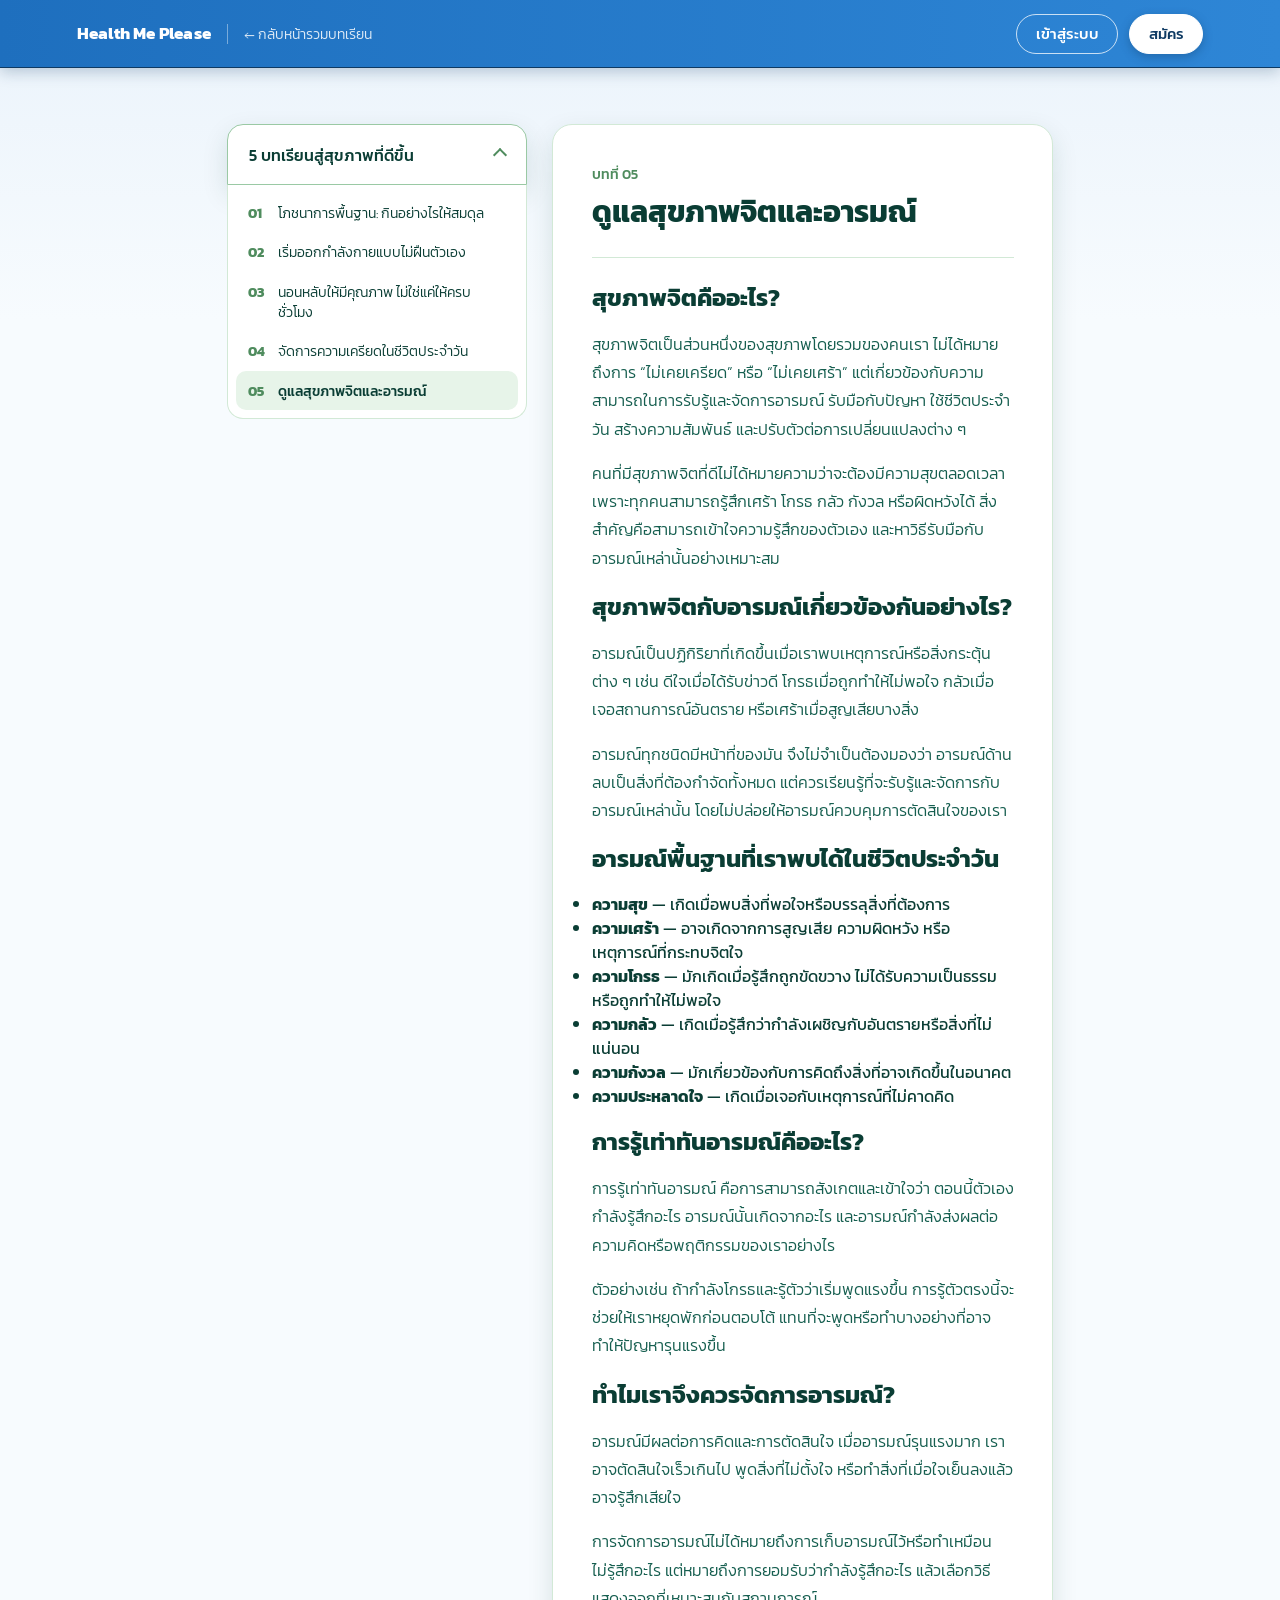
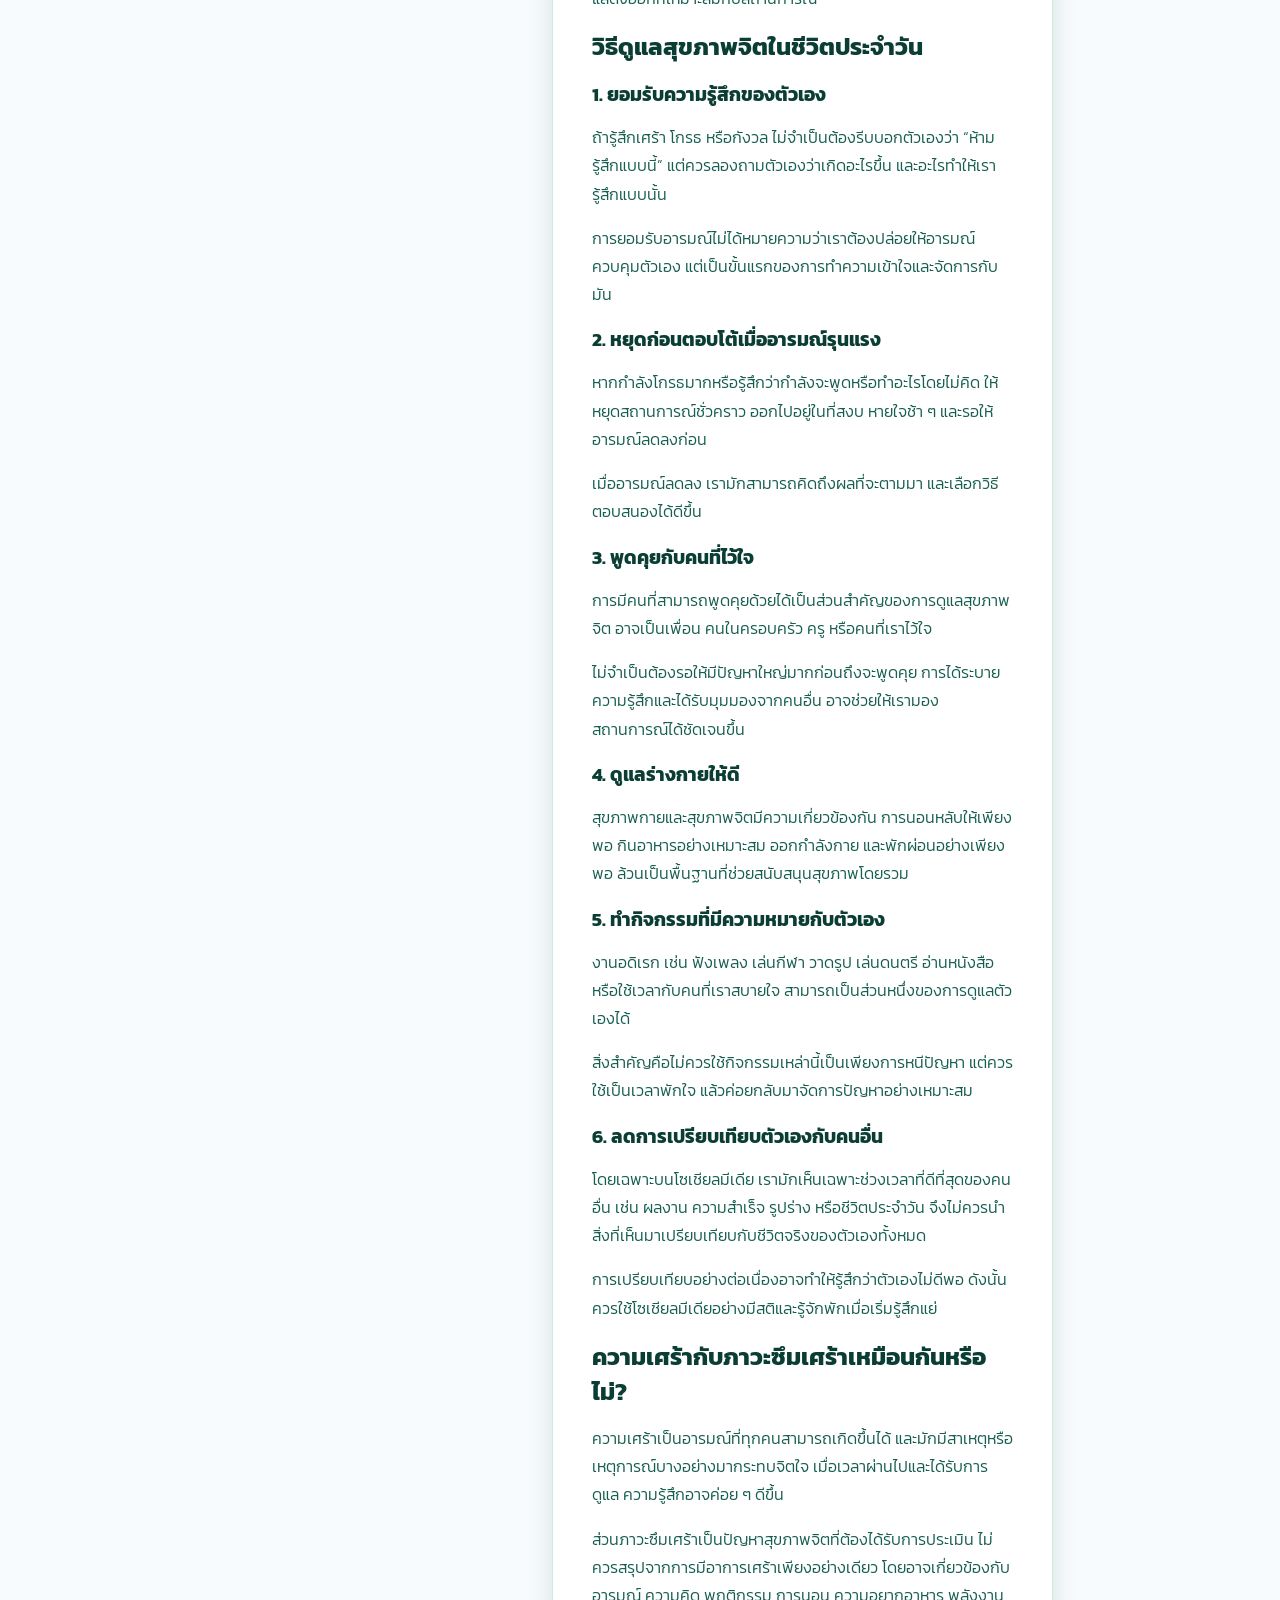
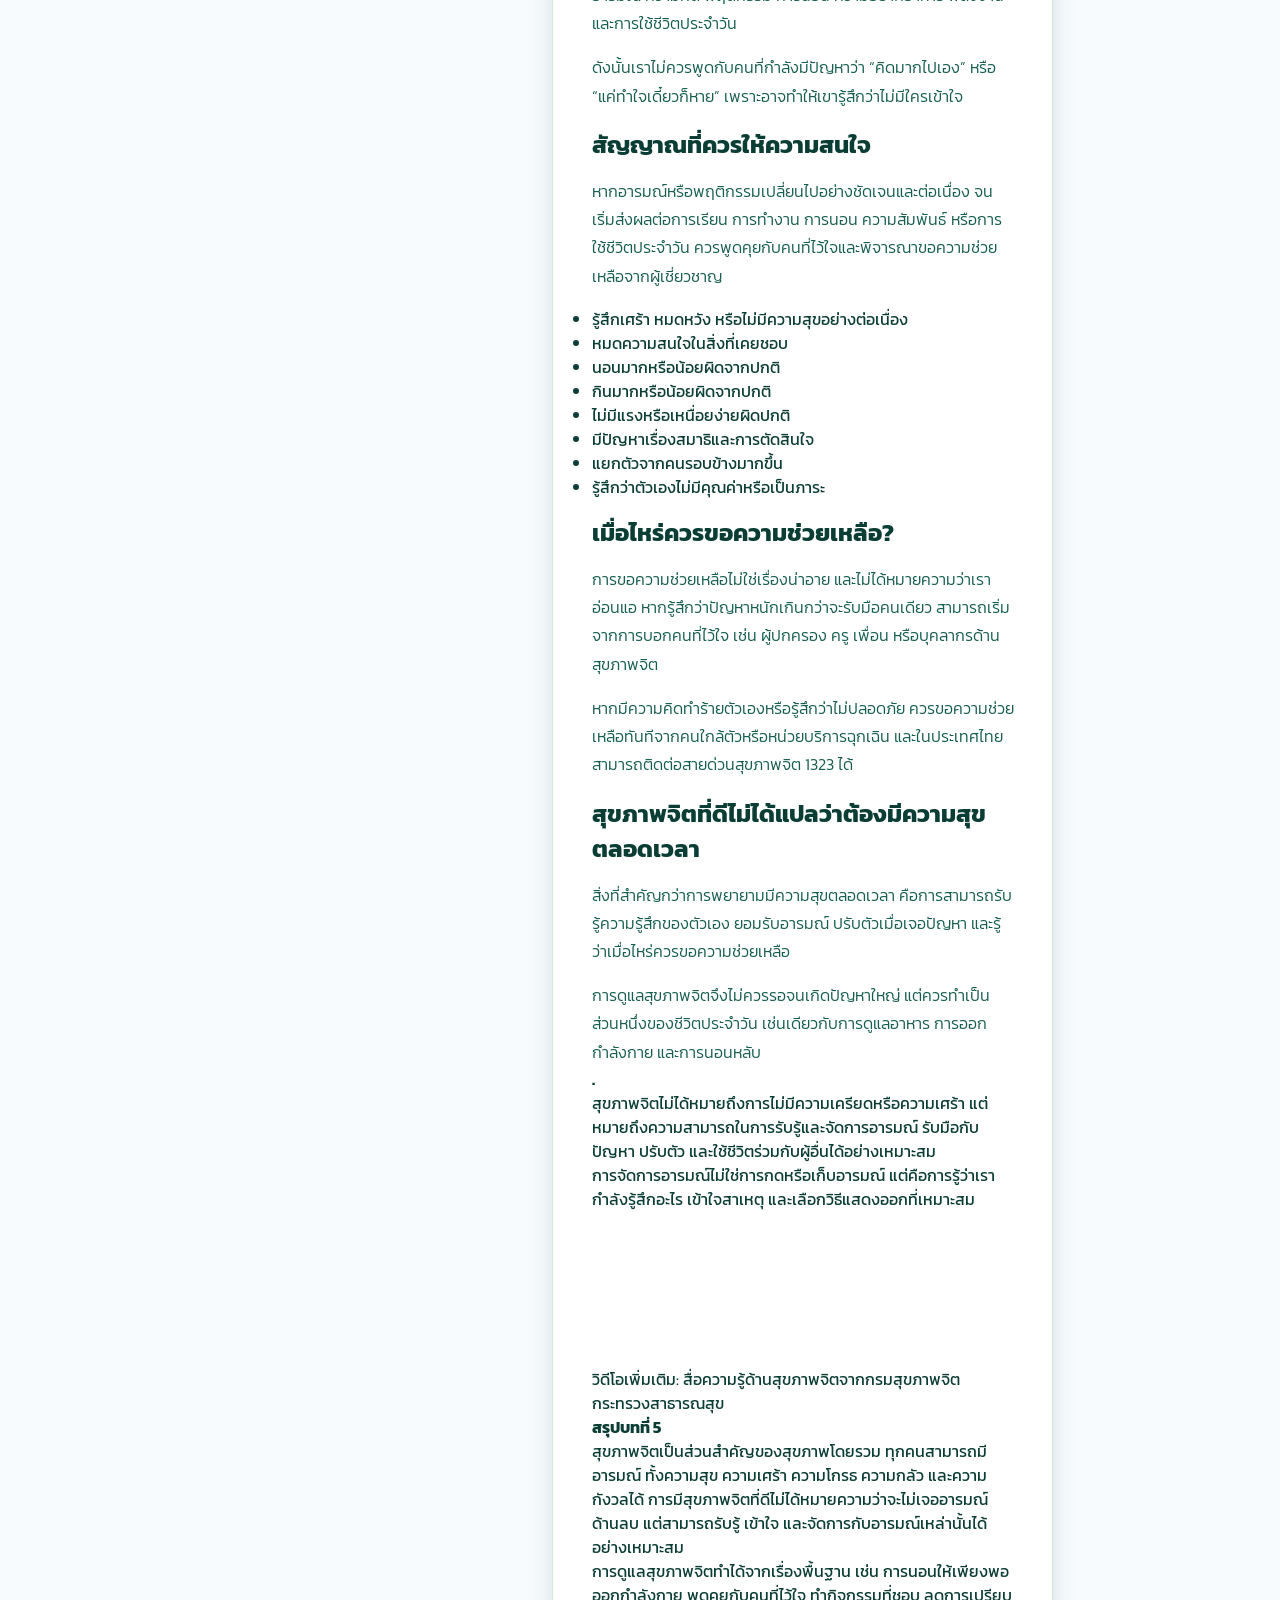
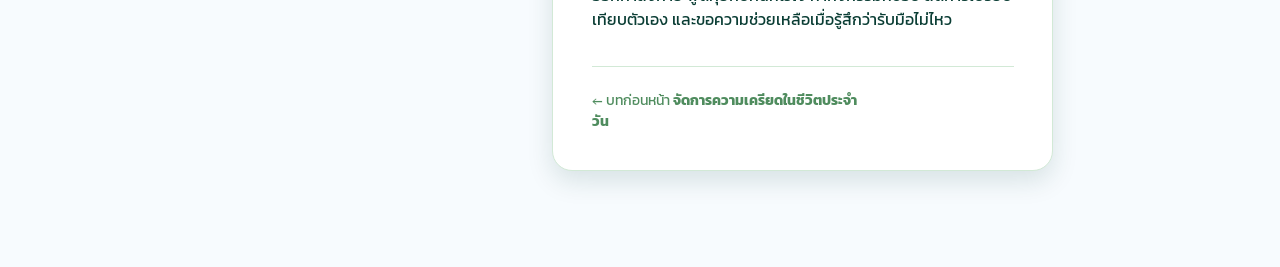
<file: lesson-05.html>
<!DOCTYPE html>
<html lang="th">
<head>
    <meta charset="UTF-8">
    <meta name="viewport" content="width=device-width, initial-scale=1.0">
    <title>ดูแลสุขภาพจิตและอารมณ์ — Health Me Please</title>

    <link rel="stylesheet" href="../style.css">
    <link rel="preconnect" href="https://fonts.googleapis.com">
    <link rel="preconnect" href="https://fonts.gstatic.com" crossorigin>
    <link href="https://fonts.googleapis.com/css2?family=Kanit:wght@200;300;400;500;700&display=swap" rel="stylesheet">

</head>
<body class="lesson-page-body">

<nav class="site-nav">
    <div class="site-nav__left">
        <a class="site-nav__brand" href="../index.html">Health Me Please</a>
        <a class="site-nav__back" href="../index.html#lessons">&larr; กลับหน้ารวมบทเรียน</a>
    </div>
    <div class="site-nav__actions">
        <a class="site-nav__link site-nav__link--login" href="../login.html">เข้าสู่ระบบ</a>
        <a class="site-nav__link site-nav__link--signup" href="../signup.html">สมัคร</a>
    </div>
</nav>

<main class="lesson-page">
    <div class="lessons__layout">

        <nav class="lesson-nav is-open" aria-label="รายการบทเรียน">
            <button class="lesson-nav__toggle" type="button" aria-expanded="true" aria-controls="lesson-nav-panel">
                <span>5 บทเรียนสู่สุขภาพที่ดีขึ้น</span>
                <span class="lesson-nav__chevron" aria-hidden="true"></span>
            </button>

            <div class="lesson-nav__panel" id="lesson-nav-panel">
                <div class="lesson-nav__inner">
                    <ul class="lesson-nav__list"></ul>
                </div>
            </div>
        </nav>

        <article class="lesson-content">

            <p class="lesson-content__eyebrow">บทที่ 05</p>

            <h1 class="lesson-content__title">
                ดูแลสุขภาพจิตและอารมณ์
            </h1>

            <div class="lesson-content__body">

                <h2>สุขภาพจิตคืออะไร?</h2>

                <p>
                    สุขภาพจิตเป็นส่วนหนึ่งของสุขภาพโดยรวมของคนเรา
                    ไม่ได้หมายถึงการ “ไม่เคยเครียด” หรือ “ไม่เคยเศร้า”
                    แต่เกี่ยวข้องกับความสามารถในการรับรู้และจัดการอารมณ์
                    รับมือกับปัญหา ใช้ชีวิตประจำวัน สร้างความสัมพันธ์
                    และปรับตัวต่อการเปลี่ยนแปลงต่าง ๆ
                </p>

                <p>
                    คนที่มีสุขภาพจิตที่ดีไม่ได้หมายความว่าจะต้องมีความสุขตลอดเวลา
                    เพราะทุกคนสามารถรู้สึกเศร้า โกรธ กลัว กังวล หรือผิดหวังได้
                    สิ่งสำคัญคือสามารถเข้าใจความรู้สึกของตัวเอง
                    และหาวิธีรับมือกับอารมณ์เหล่านั้นอย่างเหมาะสม
                </p>

                <h2>สุขภาพจิตกับอารมณ์เกี่ยวข้องกันอย่างไร?</h2>

                <p>
                    อารมณ์เป็นปฏิกิริยาที่เกิดขึ้นเมื่อเราพบเหตุการณ์หรือสิ่งกระตุ้นต่าง ๆ
                    เช่น ดีใจเมื่อได้รับข่าวดี โกรธเมื่อถูกทำให้ไม่พอใจ
                    กลัวเมื่อเจอสถานการณ์อันตราย หรือเศร้าเมื่อสูญเสียบางสิ่ง
                </p>

                <p>
                    อารมณ์ทุกชนิดมีหน้าที่ของมัน จึงไม่จำเป็นต้องมองว่า
                    อารมณ์ด้านลบเป็นสิ่งที่ต้องกำจัดทั้งหมด
                    แต่ควรเรียนรู้ที่จะรับรู้และจัดการกับอารมณ์เหล่านั้น
                    โดยไม่ปล่อยให้อารมณ์ควบคุมการตัดสินใจของเรา
                </p>

                <h2>อารมณ์พื้นฐานที่เราพบได้ในชีวิตประจำวัน</h2>

                <ul>
                    <li><strong>ความสุข</strong> — เกิดเมื่อพบสิ่งที่พอใจหรือบรรลุสิ่งที่ต้องการ</li>
                    <li><strong>ความเศร้า</strong> — อาจเกิดจากการสูญเสีย ความผิดหวัง หรือเหตุการณ์ที่กระทบจิตใจ</li>
                    <li><strong>ความโกรธ</strong> — มักเกิดเมื่อรู้สึกถูกขัดขวาง ไม่ได้รับความเป็นธรรม หรือถูกทำให้ไม่พอใจ</li>
                    <li><strong>ความกลัว</strong> — เกิดเมื่อรู้สึกว่ากำลังเผชิญกับอันตรายหรือสิ่งที่ไม่แน่นอน</li>
                    <li><strong>ความกังวล</strong> — มักเกี่ยวข้องกับการคิดถึงสิ่งที่อาจเกิดขึ้นในอนาคต</li>
                    <li><strong>ความประหลาดใจ</strong> — เกิดเมื่อเจอกับเหตุการณ์ที่ไม่คาดคิด</li>
                </ul>

                <h2>การรู้เท่าทันอารมณ์คืออะไร?</h2>

                <p>
                    การรู้เท่าทันอารมณ์ คือการสามารถสังเกตและเข้าใจว่า
                    ตอนนี้ตัวเองกำลังรู้สึกอะไร อารมณ์นั้นเกิดจากอะไร
                    และอารมณ์กำลังส่งผลต่อความคิดหรือพฤติกรรมของเราอย่างไร
                </p>

                <p>
                    ตัวอย่างเช่น ถ้ากำลังโกรธและรู้ตัวว่าเริ่มพูดแรงขึ้น
                    การรู้ตัวตรงนี้จะช่วยให้เราหยุดพักก่อนตอบโต้
                    แทนที่จะพูดหรือทำบางอย่างที่อาจทำให้ปัญหารุนแรงขึ้น
                </p>

                <h2>ทำไมเราจึงควรจัดการอารมณ์?</h2>

                <p>
                    อารมณ์มีผลต่อการคิดและการตัดสินใจ
                    เมื่ออารมณ์รุนแรงมาก เราอาจตัดสินใจเร็วเกินไป
                    พูดสิ่งที่ไม่ตั้งใจ หรือทำสิ่งที่เมื่อใจเย็นลงแล้วอาจรู้สึกเสียใจ
                </p>

                <p>
                    การจัดการอารมณ์ไม่ได้หมายถึงการเก็บอารมณ์ไว้หรือทำเหมือนไม่รู้สึกอะไร
                    แต่หมายถึงการยอมรับว่ากำลังรู้สึกอะไร
                    แล้วเลือกวิธีแสดงออกที่เหมาะสมกับสถานการณ์
                </p>

                <h2>วิธีดูแลสุขภาพจิตในชีวิตประจำวัน</h2>

                <h3>1. ยอมรับความรู้สึกของตัวเอง</h3>

                <p>
                    ถ้ารู้สึกเศร้า โกรธ หรือกังวล ไม่จำเป็นต้องรีบบอกตัวเองว่า
                    “ห้ามรู้สึกแบบนี้”
                    แต่ควรลองถามตัวเองว่าเกิดอะไรขึ้น
                    และอะไรทำให้เรารู้สึกแบบนั้น
                </p>

                <p>
                    การยอมรับอารมณ์ไม่ได้หมายความว่าเราต้องปล่อยให้อารมณ์ควบคุมตัวเอง
                    แต่เป็นขั้นแรกของการทำความเข้าใจและจัดการกับมัน
                </p>

                <h3>2. หยุดก่อนตอบโต้เมื่ออารมณ์รุนแรง</h3>

                <p>
                    หากกำลังโกรธมากหรือรู้สึกว่ากำลังจะพูดหรือทำอะไรโดยไม่คิด
                    ให้หยุดสถานการณ์ชั่วคราว ออกไปอยู่ในที่สงบ
                    หายใจช้า ๆ และรอให้อารมณ์ลดลงก่อน
                </p>

                <p>
                    เมื่ออารมณ์ลดลง เรามักสามารถคิดถึงผลที่จะตามมา
                    และเลือกวิธีตอบสนองได้ดีขึ้น
                </p>

                <h3>3. พูดคุยกับคนที่ไว้ใจ</h3>

                <p>
                    การมีคนที่สามารถพูดคุยด้วยได้เป็นส่วนสำคัญของการดูแลสุขภาพจิต
                    อาจเป็นเพื่อน คนในครอบครัว ครู หรือคนที่เราไว้ใจ
                </p>

                <p>
                    ไม่จำเป็นต้องรอให้มีปัญหาใหญ่มากก่อนถึงจะพูดคุย
                    การได้ระบายความรู้สึกและได้รับมุมมองจากคนอื่น
                    อาจช่วยให้เรามองสถานการณ์ได้ชัดเจนขึ้น
                </p>

                <h3>4. ดูแลร่างกายให้ดี</h3>

                <p>
                    สุขภาพกายและสุขภาพจิตมีความเกี่ยวข้องกัน
                    การนอนหลับให้เพียงพอ กินอาหารอย่างเหมาะสม
                    ออกกำลังกาย และพักผ่อนอย่างเพียงพอ
                    ล้วนเป็นพื้นฐานที่ช่วยสนับสนุนสุขภาพโดยรวม
                </p>

                <h3>5. ทำกิจกรรมที่มีความหมายกับตัวเอง</h3>

                <p>
                    งานอดิเรก เช่น ฟังเพลง เล่นกีฬา วาดรูป เล่นดนตรี
                    อ่านหนังสือ หรือใช้เวลากับคนที่เราสบายใจ
                    สามารถเป็นส่วนหนึ่งของการดูแลตัวเองได้
                </p>

                <p>
                    สิ่งสำคัญคือไม่ควรใช้กิจกรรมเหล่านี้เป็นเพียงการหนีปัญหา
                    แต่ควรใช้เป็นเวลาพักใจ แล้วค่อยกลับมาจัดการปัญหาอย่างเหมาะสม
                </p>

                <h3>6. ลดการเปรียบเทียบตัวเองกับคนอื่น</h3>

                <p>
                    โดยเฉพาะบนโซเชียลมีเดีย เรามักเห็นเฉพาะช่วงเวลาที่ดีที่สุดของคนอื่น
                    เช่น ผลงาน ความสำเร็จ รูปร่าง หรือชีวิตประจำวัน
                    จึงไม่ควรนำสิ่งที่เห็นมาเปรียบเทียบกับชีวิตจริงของตัวเองทั้งหมด
                </p>

                <p>
                    การเปรียบเทียบอย่างต่อเนื่องอาจทำให้รู้สึกว่าตัวเองไม่ดีพอ
                    ดังนั้นควรใช้โซเชียลมีเดียอย่างมีสติและรู้จักพักเมื่อเริ่มรู้สึกแย่
                </p>

                <h2>ความเศร้ากับภาวะซึมเศร้าเหมือนกันหรือไม่?</h2>

                <p>
                    ความเศร้าเป็นอารมณ์ที่ทุกคนสามารถเกิดขึ้นได้
                    และมักมีสาเหตุหรือเหตุการณ์บางอย่างมากระทบจิตใจ
                    เมื่อเวลาผ่านไปและได้รับการดูแล ความรู้สึกอาจค่อย ๆ ดีขึ้น
                </p>

                <p>
                    ส่วนภาวะซึมเศร้าเป็นปัญหาสุขภาพจิตที่ต้องได้รับการประเมิน
                    ไม่ควรสรุปจากการมีอาการเศร้าเพียงอย่างเดียว
                    โดยอาจเกี่ยวข้องกับอารมณ์ ความคิด พฤติกรรม การนอน
                    ความอยากอาหาร พลังงาน และการใช้ชีวิตประจำวัน
                </p>

                <p>
                    ดังนั้นเราไม่ควรพูดกับคนที่กำลังมีปัญหาว่า
                    “คิดมากไปเอง” หรือ “แค่ทำใจเดี๋ยวก็หาย”
                    เพราะอาจทำให้เขารู้สึกว่าไม่มีใครเข้าใจ
                </p>

                <h2>สัญญาณที่ควรให้ความสนใจ</h2>

                <p>
                    หากอารมณ์หรือพฤติกรรมเปลี่ยนไปอย่างชัดเจนและต่อเนื่อง
                    จนเริ่มส่งผลต่อการเรียน การทำงาน การนอน
                    ความสัมพันธ์ หรือการใช้ชีวิตประจำวัน
                    ควรพูดคุยกับคนที่ไว้ใจและพิจารณาขอความช่วยเหลือจากผู้เชี่ยวชาญ
                </p>

                <ul>
                    <li>รู้สึกเศร้า หมดหวัง หรือไม่มีความสุขอย่างต่อเนื่อง</li>
                    <li>หมดความสนใจในสิ่งที่เคยชอบ</li>
                    <li>นอนมากหรือน้อยผิดจากปกติ</li>
                    <li>กินมากหรือน้อยผิดจากปกติ</li>
                    <li>ไม่มีแรงหรือเหนื่อยง่ายผิดปกติ</li>
                    <li>มีปัญหาเรื่องสมาธิและการตัดสินใจ</li>
                    <li>แยกตัวจากคนรอบข้างมากขึ้น</li>
                    <li>รู้สึกว่าตัวเองไม่มีคุณค่าหรือเป็นภาระ</li>
                </ul>

                <h2>เมื่อไหร่ควรขอความช่วยเหลือ?</h2>

                <p>
                    การขอความช่วยเหลือไม่ใช่เรื่องน่าอาย และไม่ได้หมายความว่าเราอ่อนแอ
                    หากรู้สึกว่าปัญหาหนักเกินกว่าจะรับมือคนเดียว
                    สามารถเริ่มจากการบอกคนที่ไว้ใจ เช่น ผู้ปกครอง ครู เพื่อน
                    หรือบุคลากรด้านสุขภาพจิต
                </p>

                <p>
                    หากมีความคิดทำร้ายตัวเองหรือรู้สึกว่าไม่ปลอดภัย
                    ควรขอความช่วยเหลือทันทีจากคนใกล้ตัวหรือหน่วยบริการฉุกเฉิน
                    และในประเทศไทยสามารถติดต่อสายด่วนสุขภาพจิต 1323 ได้
                </p>

                <h2>สุขภาพจิตที่ดีไม่ได้แปลว่าต้องมีความสุขตลอดเวลา</h2>

                <p>
                    สิ่งที่สำคัญกว่าการพยายามมีความสุขตลอดเวลา
                    คือการสามารถรับรู้ความรู้สึกของตัวเอง ยอมรับอารมณ์
                    ปรับตัวเมื่อเจอปัญหา และรู้ว่าเมื่อไหร่ควรขอความช่วยเหลือ
                </p>

                <p>
                    การดูแลสุขภาพจิตจึงไม่ควรรอจนเกิดปัญหาใหญ่
                    แต่ควรทำเป็นส่วนหนึ่งของชีวิตประจำวัน
                    เช่นเดียวกับการดูแลอาหาร การออกกำลังกาย และการนอนหลับ
                </p>

            </div>

            <div class="lesson-content__tips">
                <strong>.</strong>
                <p>
                    สุขภาพจิตไม่ได้หมายถึงการไม่มีความเครียดหรือความเศร้า
                    แต่หมายถึงความสามารถในการรับรู้และจัดการอารมณ์
                    รับมือกับปัญหา ปรับตัว และใช้ชีวิตร่วมกับผู้อื่นได้อย่างเหมาะสม
                </p>
                <p>
                    การจัดการอารมณ์ไม่ใช่การกดหรือเก็บอารมณ์
                    แต่คือการรู้ว่าเรากำลังรู้สึกอะไร เข้าใจสาเหตุ
                    และเลือกวิธีแสดงออกที่เหมาะสม
                </p>
            </div>

            <div class="lesson-content__media">
                <div class="lesson-content__video-wrap">
                    <iframe
                        src="https://www.youtube-nocookie.com/embed/78jjIqoKcgk"
                        title="กรมสุขภาพจิต — ความรู้ด้านสุขภาพจิต"
                        frameborder="0"
                        allow="accelerometer; autoplay; clipboard-write; encrypted-media; gyroscope; picture-in-picture; web-share"
                        allowfullscreen>
                    </iframe>
                </div>

                <p class="lesson-content__video-caption">
                    วิดีโอเพิ่มเติม: สื่อความรู้ด้านสุขภาพจิตจากกรมสุขภาพจิต กระทรวงสาธารณสุข
                </p>
            </div>

            <div class="lesson-content__tips">
                <strong>สรุปบทที่ 5</strong>
                <p>
                    สุขภาพจิตเป็นส่วนสำคัญของสุขภาพโดยรวม ทุกคนสามารถมีอารมณ์
                    ทั้งความสุข ความเศร้า ความโกรธ ความกลัว และความกังวลได้
                    การมีสุขภาพจิตที่ดีไม่ได้หมายความว่าจะไม่เจออารมณ์ด้านลบ
                    แต่สามารถรับรู้ เข้าใจ และจัดการกับอารมณ์เหล่านั้นได้อย่างเหมาะสม
                </p>
                <p>
                    การดูแลสุขภาพจิตทำได้จากเรื่องพื้นฐาน เช่น การนอนให้เพียงพอ
                    ออกกำลังกาย พูดคุยกับคนที่ไว้ใจ ทำกิจกรรมที่ชอบ
                    ลดการเปรียบเทียบตัวเอง และขอความช่วยเหลือเมื่อรู้สึกว่ารับมือไม่ไหว
                </p>
            </div>

            <div class="lesson-content__pager">
                <a class="lesson-content__pager-link" href="lesson-04.html">
                    <span>← บทก่อนหน้า</span>
                    <strong>จัดการความเครียดในชีวิตประจำวัน</strong>
                </a>
            </div>

        </article>

    </div>
</main>

<script src="../script.js"></script>

</body>
</html>
</file>
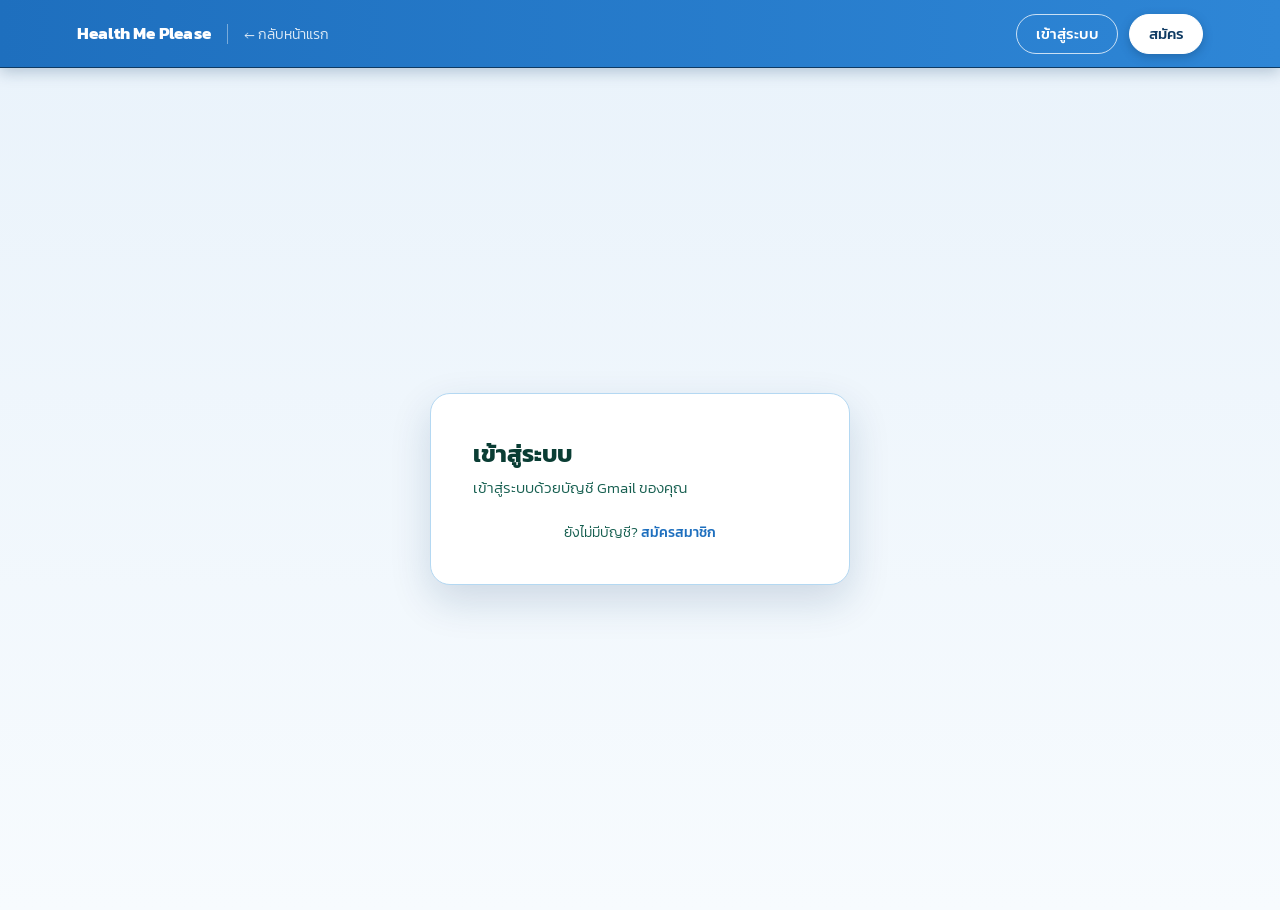
<file: login.html>
<!DOCTYPE html>
<html lang="th">
<head>
    <meta charset="UTF-8">
    <meta name="viewport" content="width=device-width, initial-scale=1.0">
    <title>เข้าสู่ระบบ — Health Me Pls</title>

    <link rel="stylesheet" href="style.css">
    <link rel="preconnect" href="https://fonts.googleapis.com">
    <link rel="preconnect" href="https://fonts.gstatic.com" crossorigin>
    <link href="https://fonts.googleapis.com/css2?family=Kanit:wght@200;300;400;500;700&display=swap" rel="stylesheet">
</head>
<body class="lesson-page-body">

<nav class="site-nav">
    <div class="site-nav__left">
        <a class="site-nav__brand" href="index.html">Health Me Please</a>
        <a class="site-nav__back" href="index.html">&larr; กลับหน้าแรก</a>
    </div>
    <div class="site-nav__actions">
        <a class="site-nav__link site-nav__link--login" href="login.html">เข้าสู่ระบบ</a>
        <a class="site-nav__link site-nav__link--signup" href="signup.html">สมัคร</a>
    </div>
</nav>

<main class="auth-page">
    <div class="auth-card">
        <h1 class="auth-card__title">เข้าสู่ระบบ</h1>
        <p class="auth-card__lead">เข้าสู่ระบบด้วยบัญชี Gmail ของคุณ</p>

        <div class="auth-google-wrap">
            <div id="googleLoginBtn" class="auth-google-btn"></div>
            <p id="googleUnavailableMsg" class="auth-field small" style="display:none; margin-top:1rem; color:#C0392B; font-family:'Kanit',sans-serif; font-size:.85rem;">
                ระบบเข้าสู่ระบบด้วย Google ยังไม่พร้อมใช้งานในขณะนี้ กรุณาลองใหม่อีกครั้งภายหลัง
            </p>
        </div>

        <p class="auth-switch">ยังไม่มีบัญชี? <a href="signup.html">สมัครสมาชิก</a></p>
    </div>
</main>

<script src="auth.js"></script>

</body>
</html>
</file>
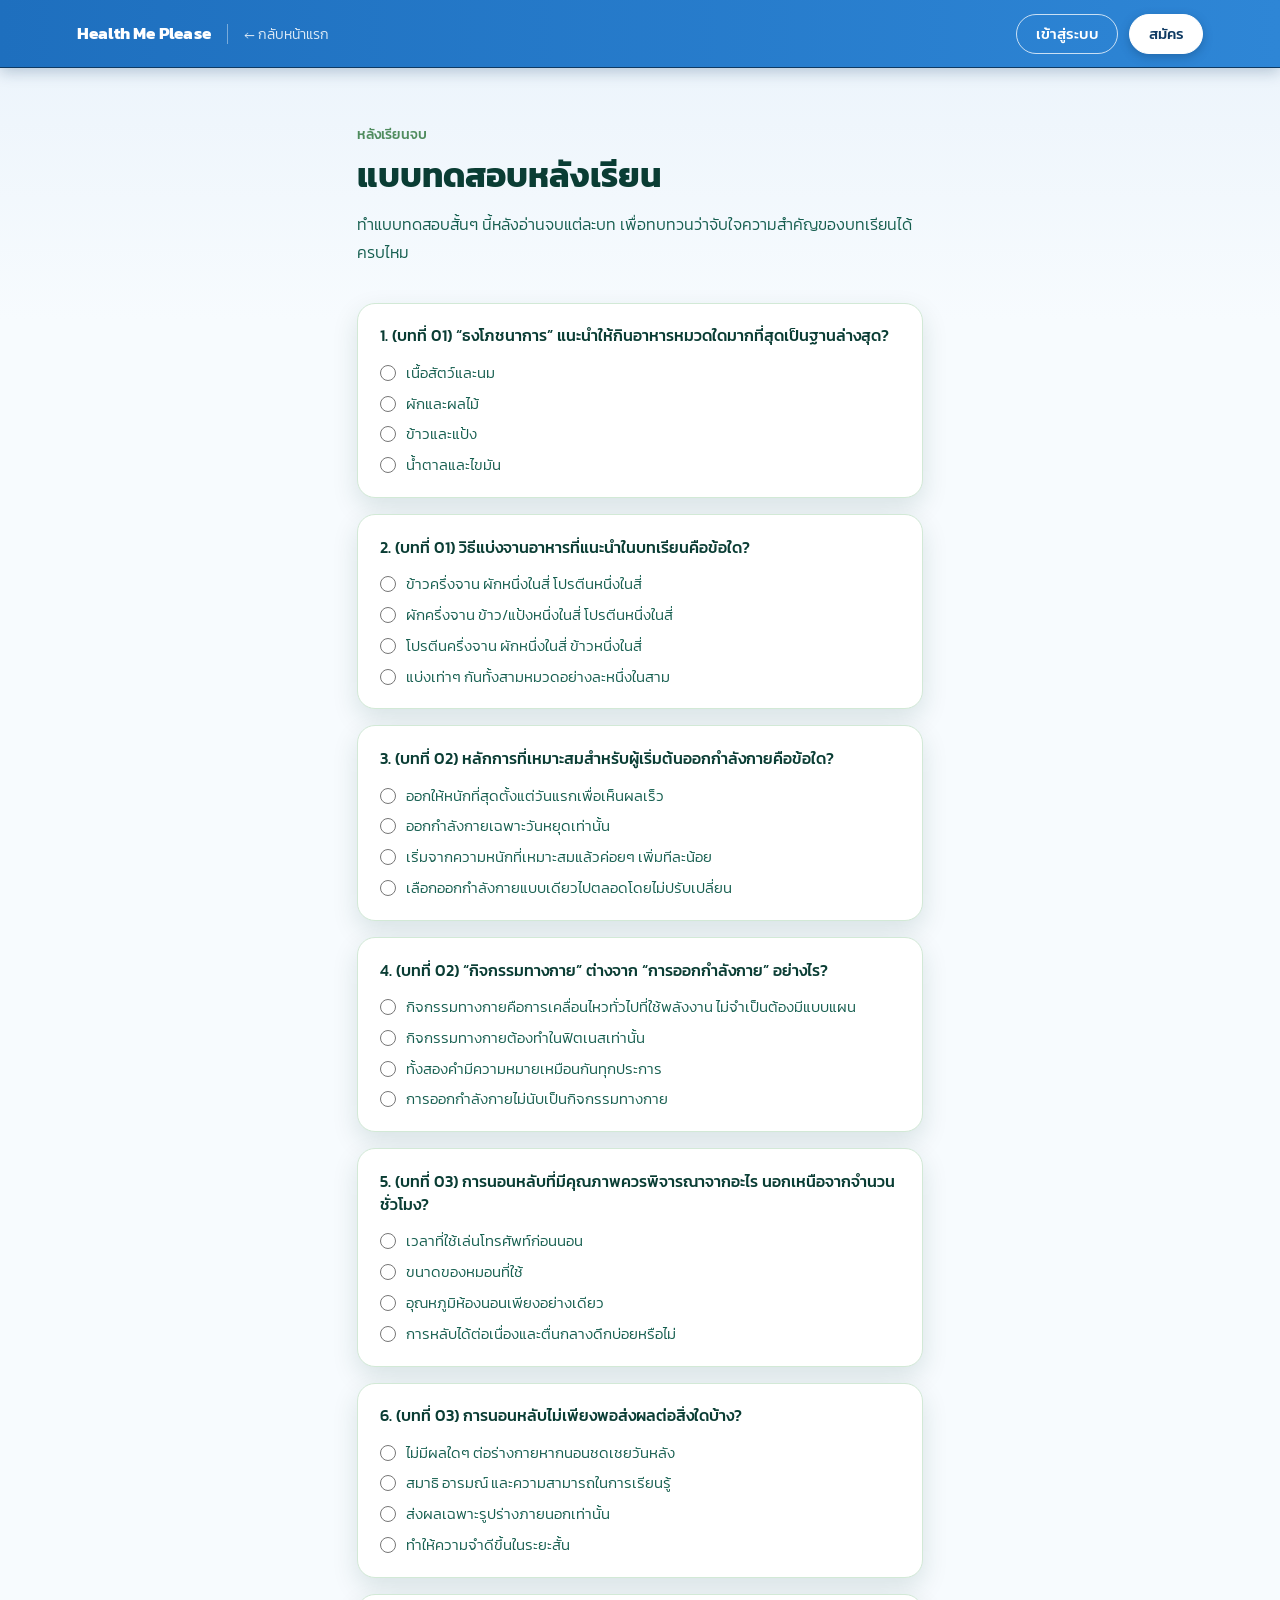
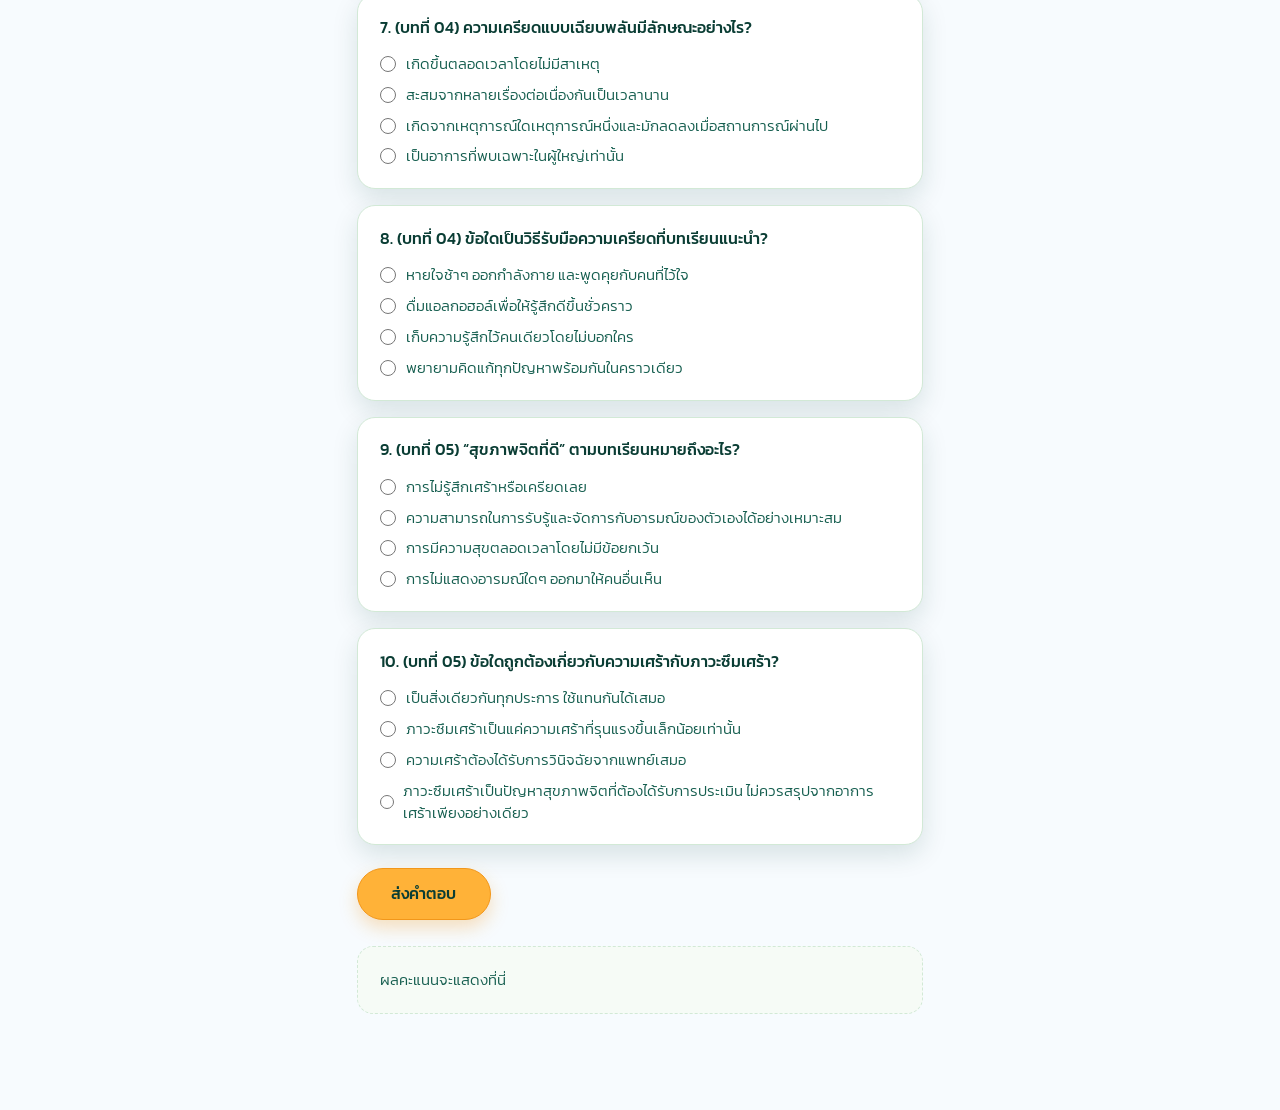
<file: posttest.html>
<!DOCTYPE html>
<html lang="th">
<head>
    <meta charset="UTF-8">
    <meta name="viewport" content="width=device-width, initial-scale=1.0">
    <title>แบบทดสอบหลังเรียน — Health Me Pls</title>

    <link rel="stylesheet" href="style.css">
    <link rel="preconnect" href="https://fonts.googleapis.com">
    <link rel="preconnect" href="https://fonts.gstatic.com" crossorigin>
    <link href="https://fonts.googleapis.com/css2?family=Kanit:wght@200;300;400;500;700&display=swap" rel="stylesheet">

</head>
<body class="lesson-page-body">

<nav class="site-nav">
    <div class="site-nav__left">
        <a class="site-nav__brand" href="index.html">Health Me Please</a>
        <a class="site-nav__back" href="index.html">&larr; กลับหน้าแรก</a>
    </div>
    <div class="site-nav__actions">
        <a class="site-nav__link site-nav__link--login" href="login.html">เข้าสู่ระบบ</a>
        <a class="site-nav__link site-nav__link--signup" href="signup.html">สมัคร</a>
    </div>
</nav>

<main class="test-page">

    <p class="test-page__eyebrow">หลังเรียนจบ</p>
    <h1 class="test-page__title">แบบทดสอบหลังเรียน</h1>
    <p class="test-page__lead">ทำแบบทดสอบสั้นๆ นี้หลังอ่านจบแต่ละบท เพื่อทบทวนว่าจับใจความสำคัญของบทเรียนได้ครบไหม</p>

    <form class="quiz" id="quizForm">

        <div class="quiz-question" data-correct="c">
            <p class="quiz-question__prompt">1. (บทที่ 01) &ldquo;ธงโภชนาการ&rdquo; แนะนำให้กินอาหารหมวดใดมากที่สุดเป็นฐานล่างสุด?</p>
            <div class="quiz-options">
                <label class="quiz-option"><input type="radio" name="q1" value="a"> เนื้อสัตว์และนม</label>
                <label class="quiz-option"><input type="radio" name="q1" value="b"> ผักและผลไม้</label>
                <label class="quiz-option"><input type="radio" name="q1" value="c"> ข้าวและแป้ง</label>
                <label class="quiz-option"><input type="radio" name="q1" value="d"> น้ำตาลและไขมัน</label>
            </div>
        </div>

        <div class="quiz-question" data-correct="b">
            <p class="quiz-question__prompt">2. (บทที่ 01) วิธีแบ่งจานอาหารที่แนะนำในบทเรียนคือข้อใด?</p>
            <div class="quiz-options">
                <label class="quiz-option"><input type="radio" name="q2" value="a"> ข้าวครึ่งจาน ผักหนึ่งในสี่ โปรตีนหนึ่งในสี่</label>
                <label class="quiz-option"><input type="radio" name="q2" value="b"> ผักครึ่งจาน ข้าว/แป้งหนึ่งในสี่ โปรตีนหนึ่งในสี่</label>
                <label class="quiz-option"><input type="radio" name="q2" value="c"> โปรตีนครึ่งจาน ผักหนึ่งในสี่ ข้าวหนึ่งในสี่</label>
                <label class="quiz-option"><input type="radio" name="q2" value="d"> แบ่งเท่าๆ กันทั้งสามหมวดอย่างละหนึ่งในสาม</label>
            </div>
        </div>

        <div class="quiz-question" data-correct="c">
            <p class="quiz-question__prompt">3. (บทที่ 02) หลักการที่เหมาะสมสำหรับผู้เริ่มต้นออกกำลังกายคือข้อใด?</p>
            <div class="quiz-options">
                <label class="quiz-option"><input type="radio" name="q3" value="a"> ออกให้หนักที่สุดตั้งแต่วันแรกเพื่อเห็นผลเร็ว</label>
                <label class="quiz-option"><input type="radio" name="q3" value="b"> ออกกำลังกายเฉพาะวันหยุดเท่านั้น</label>
                <label class="quiz-option"><input type="radio" name="q3" value="c"> เริ่มจากความหนักที่เหมาะสมแล้วค่อยๆ เพิ่มทีละน้อย</label>
                <label class="quiz-option"><input type="radio" name="q3" value="d"> เลือกออกกำลังกายแบบเดียวไปตลอดโดยไม่ปรับเปลี่ยน</label>
            </div>
        </div>

        <div class="quiz-question" data-correct="a">
            <p class="quiz-question__prompt">4. (บทที่ 02) &ldquo;กิจกรรมทางกาย&rdquo; ต่างจาก &ldquo;การออกกำลังกาย&rdquo; อย่างไร?</p>
            <div class="quiz-options">
                <label class="quiz-option"><input type="radio" name="q4" value="a"> กิจกรรมทางกายคือการเคลื่อนไหวทั่วไปที่ใช้พลังงาน ไม่จำเป็นต้องมีแบบแผน</label>
                <label class="quiz-option"><input type="radio" name="q4" value="b"> กิจกรรมทางกายต้องทำในฟิตเนสเท่านั้น</label>
                <label class="quiz-option"><input type="radio" name="q4" value="c"> ทั้งสองคำมีความหมายเหมือนกันทุกประการ</label>
                <label class="quiz-option"><input type="radio" name="q4" value="d"> การออกกำลังกายไม่นับเป็นกิจกรรมทางกาย</label>
            </div>
        </div>

        <div class="quiz-question" data-correct="d">
            <p class="quiz-question__prompt">5. (บทที่ 03) การนอนหลับที่มีคุณภาพควรพิจารณาจากอะไร นอกเหนือจากจำนวนชั่วโมง?</p>
            <div class="quiz-options">
                <label class="quiz-option"><input type="radio" name="q5" value="a"> เวลาที่ใช้เล่นโทรศัพท์ก่อนนอน</label>
                <label class="quiz-option"><input type="radio" name="q5" value="b"> ขนาดของหมอนที่ใช้</label>
                <label class="quiz-option"><input type="radio" name="q5" value="c"> อุณหภูมิห้องนอนเพียงอย่างเดียว</label>
                <label class="quiz-option"><input type="radio" name="q5" value="d"> การหลับได้ต่อเนื่องและตื่นกลางดึกบ่อยหรือไม่</label>
            </div>
        </div>

        <div class="quiz-question" data-correct="b">
            <p class="quiz-question__prompt">6. (บทที่ 03) การนอนหลับไม่เพียงพอส่งผลต่อสิ่งใดบ้าง?</p>
            <div class="quiz-options">
                <label class="quiz-option"><input type="radio" name="q6" value="a"> ไม่มีผลใดๆ ต่อร่างกายหากนอนชดเชยวันหลัง</label>
                <label class="quiz-option"><input type="radio" name="q6" value="b"> สมาธิ อารมณ์ และความสามารถในการเรียนรู้</label>
                <label class="quiz-option"><input type="radio" name="q6" value="c"> ส่งผลเฉพาะรูปร่างภายนอกเท่านั้น</label>
                <label class="quiz-option"><input type="radio" name="q6" value="d"> ทำให้ความจำดีขึ้นในระยะสั้น</label>
            </div>
        </div>

        <div class="quiz-question" data-correct="c">
            <p class="quiz-question__prompt">7. (บทที่ 04) ความเครียดแบบเฉียบพลันมีลักษณะอย่างไร?</p>
            <div class="quiz-options">
                <label class="quiz-option"><input type="radio" name="q7" value="a"> เกิดขึ้นตลอดเวลาโดยไม่มีสาเหตุ</label>
                <label class="quiz-option"><input type="radio" name="q7" value="b"> สะสมจากหลายเรื่องต่อเนื่องกันเป็นเวลานาน</label>
                <label class="quiz-option"><input type="radio" name="q7" value="c"> เกิดจากเหตุการณ์ใดเหตุการณ์หนึ่งและมักลดลงเมื่อสถานการณ์ผ่านไป</label>
                <label class="quiz-option"><input type="radio" name="q7" value="d"> เป็นอาการที่พบเฉพาะในผู้ใหญ่เท่านั้น</label>
            </div>
        </div>

        <div class="quiz-question" data-correct="a">
            <p class="quiz-question__prompt">8. (บทที่ 04) ข้อใดเป็นวิธีรับมือความเครียดที่บทเรียนแนะนำ?</p>
            <div class="quiz-options">
                <label class="quiz-option"><input type="radio" name="q8" value="a"> หายใจช้าๆ ออกกำลังกาย และพูดคุยกับคนที่ไว้ใจ</label>
                <label class="quiz-option"><input type="radio" name="q8" value="b"> ดื่มแอลกอฮอล์เพื่อให้รู้สึกดีขึ้นชั่วคราว</label>
                <label class="quiz-option"><input type="radio" name="q8" value="c"> เก็บความรู้สึกไว้คนเดียวโดยไม่บอกใคร</label>
                <label class="quiz-option"><input type="radio" name="q8" value="d"> พยายามคิดแก้ทุกปัญหาพร้อมกันในคราวเดียว</label>
            </div>
        </div>

        <div class="quiz-question" data-correct="b">
            <p class="quiz-question__prompt">9. (บทที่ 05) &ldquo;สุขภาพจิตที่ดี&rdquo; ตามบทเรียนหมายถึงอะไร?</p>
            <div class="quiz-options">
                <label class="quiz-option"><input type="radio" name="q9" value="a"> การไม่รู้สึกเศร้าหรือเครียดเลย</label>
                <label class="quiz-option"><input type="radio" name="q9" value="b"> ความสามารถในการรับรู้และจัดการกับอารมณ์ของตัวเองได้อย่างเหมาะสม</label>
                <label class="quiz-option"><input type="radio" name="q9" value="c"> การมีความสุขตลอดเวลาโดยไม่มีข้อยกเว้น</label>
                <label class="quiz-option"><input type="radio" name="q9" value="d"> การไม่แสดงอารมณ์ใดๆ ออกมาให้คนอื่นเห็น</label>
            </div>
        </div>

        <div class="quiz-question" data-correct="d">
            <p class="quiz-question__prompt">10. (บทที่ 05) ข้อใดถูกต้องเกี่ยวกับความเศร้ากับภาวะซึมเศร้า?</p>
            <div class="quiz-options">
                <label class="quiz-option"><input type="radio" name="q10" value="a"> เป็นสิ่งเดียวกันทุกประการ ใช้แทนกันได้เสมอ</label>
                <label class="quiz-option"><input type="radio" name="q10" value="b"> ภาวะซึมเศร้าเป็นแค่ความเศร้าที่รุนแรงขึ้นเล็กน้อยเท่านั้น</label>
                <label class="quiz-option"><input type="radio" name="q10" value="c"> ความเศร้าต้องได้รับการวินิจฉัยจากแพทย์เสมอ</label>
                <label class="quiz-option"><input type="radio" name="q10" value="d"> ภาวะซึมเศร้าเป็นปัญหาสุขภาพจิตที่ต้องได้รับการประเมิน ไม่ควรสรุปจากอาการเศร้าเพียงอย่างเดียว</label>
            </div>
        </div>

        <button class="quiz-submit" type="button" id="quizSubmitBtn">ส่งคำตอบ</button>
    </form>

    <div class="quiz-result">
        <p class="quiz-result__label" id="quizResultLabel">ผลคะแนนจะแสดงที่นี่</p>
    </div>

</main>

<script src="script.js"></script>
<script src="auth.js"></script>
<script>
    (function () {
        const form = document.getElementById("quizForm");
        const btn = document.getElementById("quizSubmitBtn");
        const resultLabel = document.getElementById("quizResultLabel");

        if (!form || !btn) return;

        btn.addEventListener("click", () => {
            const questions = form.querySelectorAll(".quiz-question");
            let answered = 0;
            let correct = 0;

            questions.forEach((q) => {
                const name = q.querySelector("input[type=radio]").name;
                const selected = form.querySelector(`input[name="${name}"]:checked`);
                const correctValue = q.dataset.correct;

                q.classList.remove("is-correct", "is-incorrect");

                if (selected) {
                    answered++;
                    if (selected.value === correctValue) {
                        correct++;
                        q.classList.add("is-correct");
                    } else {
                        q.classList.add("is-incorrect");
                    }
                }
            });

            if (answered < questions.length) {
                resultLabel.textContent = `กรุณาตอบให้ครบทุกข้อ (ตอบแล้ว ${answered}/${questions.length} ข้อ)`;
                return;
            }

            resultLabel.textContent = `คุณได้คะแนน ${correct} จาก ${questions.length} ข้อ`;
        });
    })();
</script>

</body>
</html>
</file>
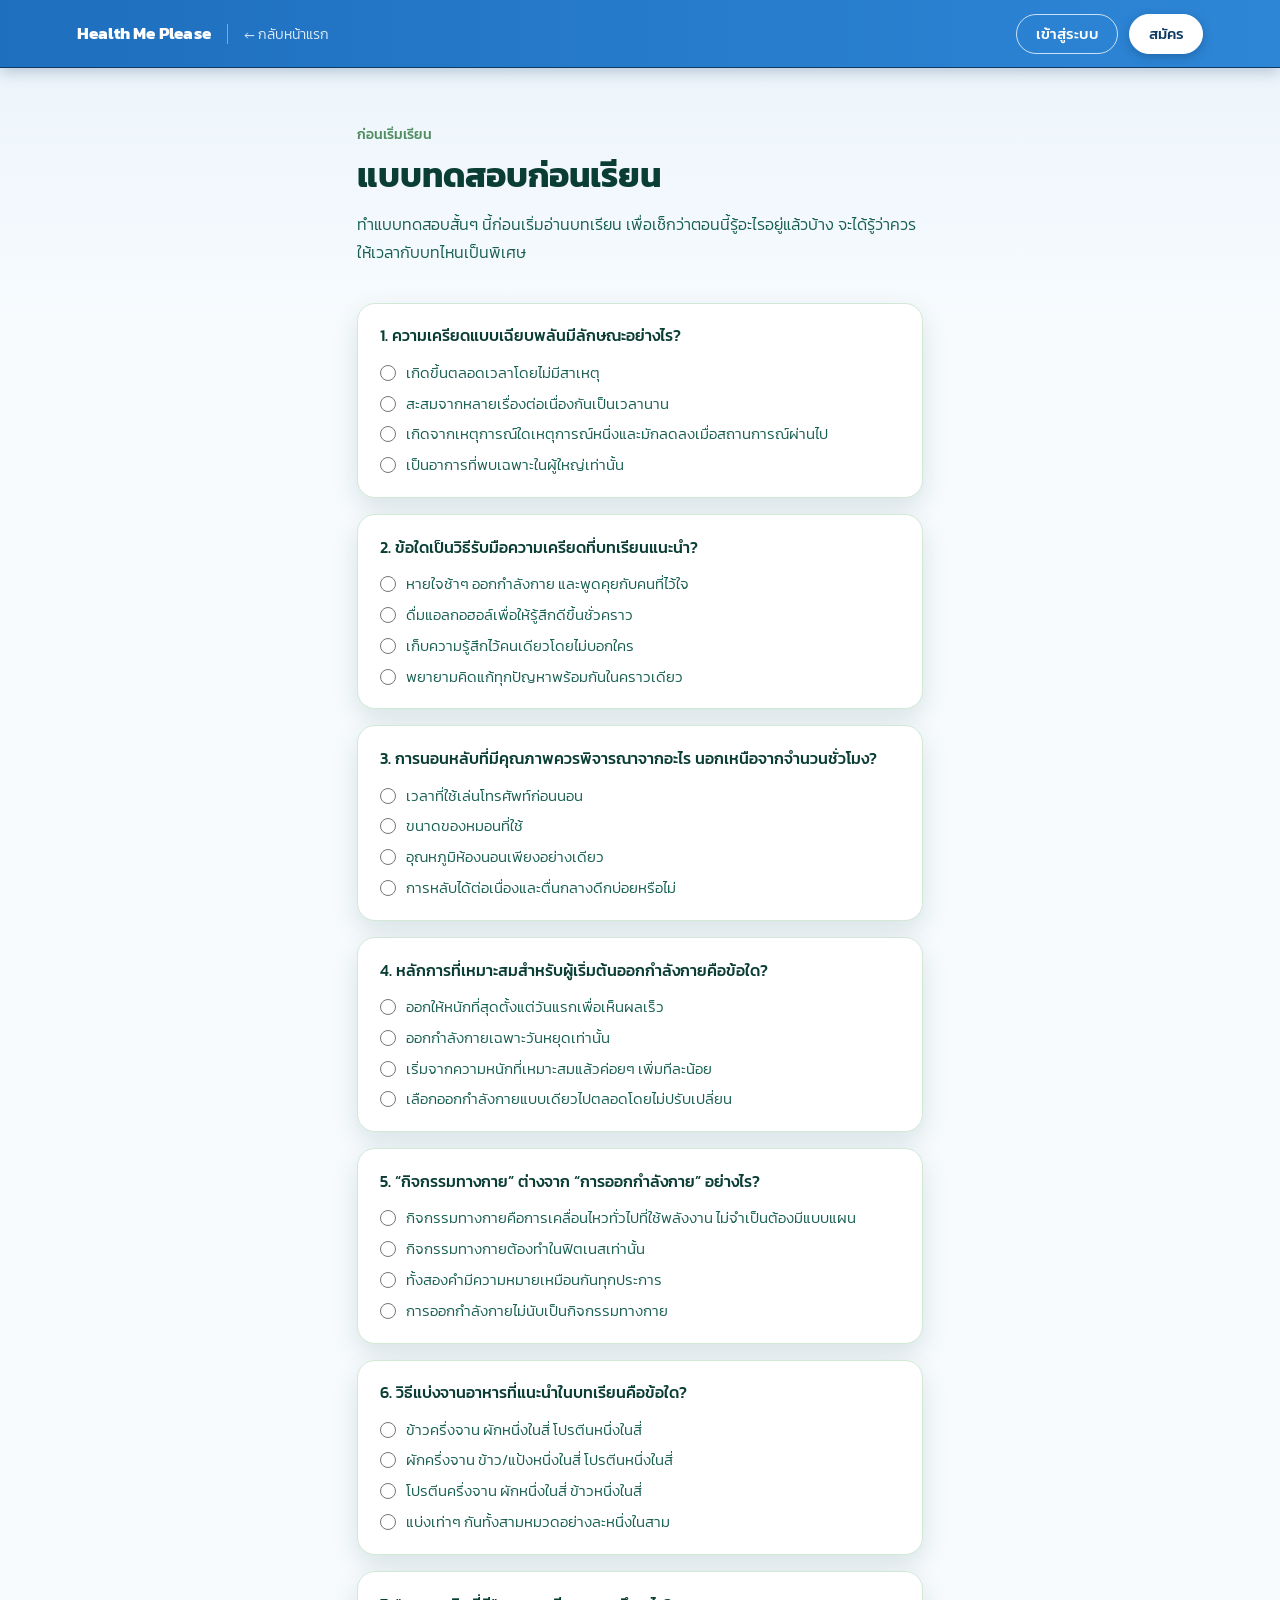
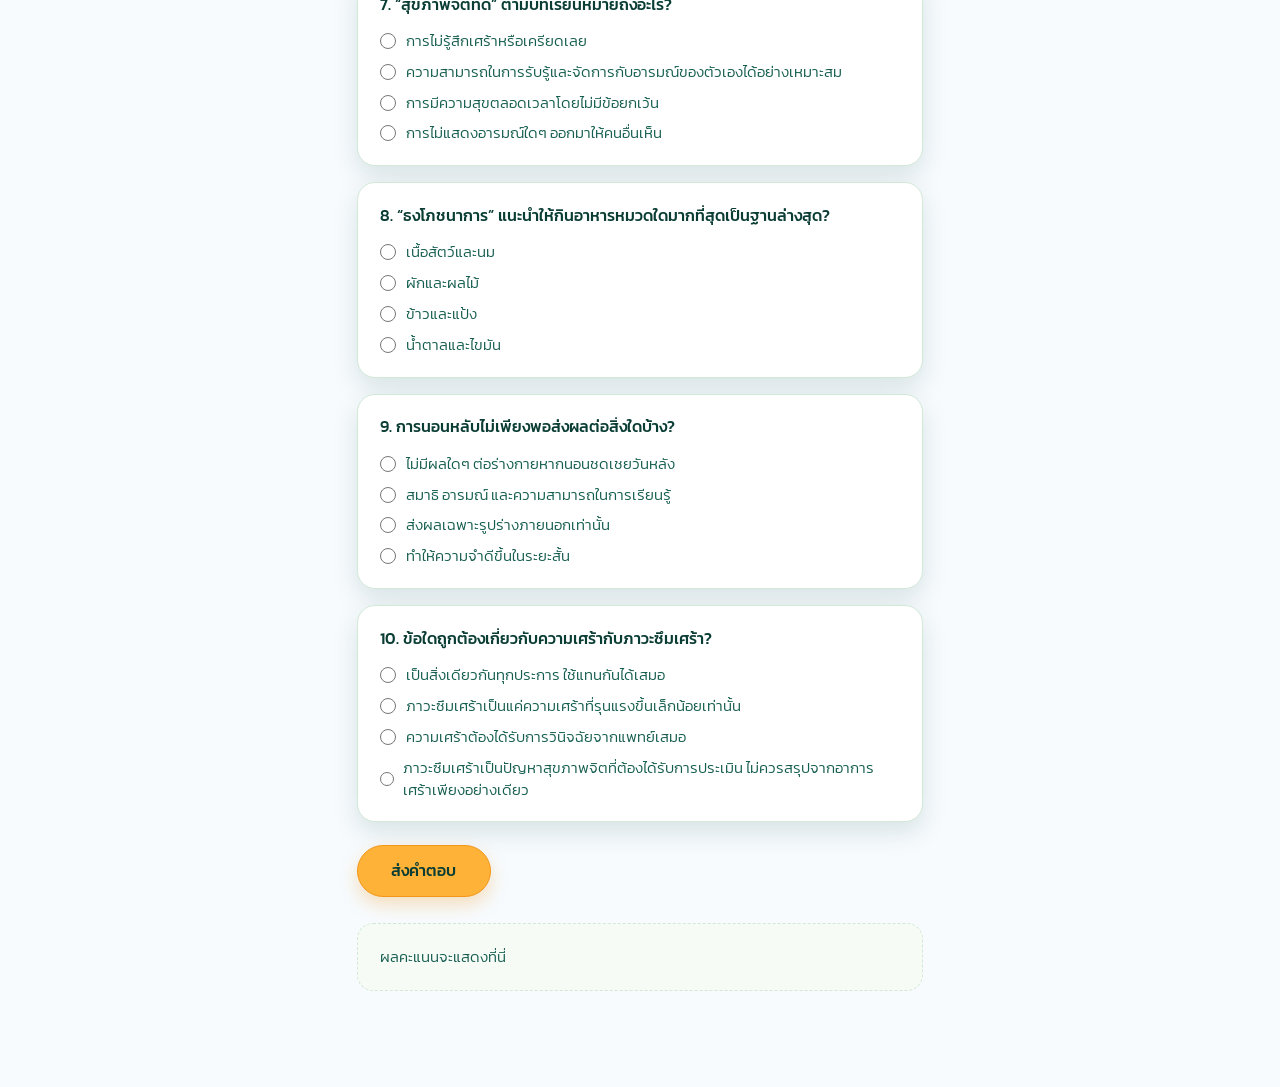
<file: pretest.html>
<!DOCTYPE html>
<html lang="th">
<head>
    <meta charset="UTF-8">
    <meta name="viewport" content="width=device-width, initial-scale=1.0">
    <title>แบบทดสอบก่อนเรียน — Health Me Pls</title>

    <link rel="stylesheet" href="style.css">
    <link rel="preconnect" href="https://fonts.googleapis.com">
    <link rel="preconnect" href="https://fonts.gstatic.com" crossorigin>
    <link href="https://fonts.googleapis.com/css2?family=Kanit:wght@200;300;400;500;700&display=swap" rel="stylesheet">

</head>
<body class="lesson-page-body">

<nav class="site-nav">
    <div class="site-nav__left">
        <a class="site-nav__brand" href="index.html">Health Me Please</a>
        <a class="site-nav__back" href="index.html">&larr; กลับหน้าแรก</a>
    </div>
    <div class="site-nav__actions">
        <a class="site-nav__link site-nav__link--login" href="login.html">เข้าสู่ระบบ</a>
        <a class="site-nav__link site-nav__link--signup" href="signup.html">สมัคร</a>
    </div>
</nav>

<main class="test-page">

    <p class="test-page__eyebrow">ก่อนเริ่มเรียน</p>
    <h1 class="test-page__title">แบบทดสอบก่อนเรียน</h1>
    <p class="test-page__lead">ทำแบบทดสอบสั้นๆ นี้ก่อนเริ่มอ่านบทเรียน เพื่อเช็กว่าตอนนี้รู้อะไรอยู่แล้วบ้าง จะได้รู้ว่าควรให้เวลากับบทไหนเป็นพิเศษ</p>

    <form class="quiz" id="quizForm">

        <div class="quiz-question" data-correct="c" data-lesson="1" data-prompt="&ldquo;ธงโภชนาการ&rdquo; แนะนำให้กินอาหารหมวดใดมากที่สุดเป็นฐานล่างสุด?">
            <p class="quiz-question__prompt"></p>
            <div class="quiz-options">
                <label class="quiz-option"><input type="radio" name="q1" value="a"> เนื้อสัตว์และนม</label>
                <label class="quiz-option"><input type="radio" name="q1" value="b"> ผักและผลไม้</label>
                <label class="quiz-option"><input type="radio" name="q1" value="c"> ข้าวและแป้ง</label>
                <label class="quiz-option"><input type="radio" name="q1" value="d"> น้ำตาลและไขมัน</label>
            </div>
        </div>

        <div class="quiz-question" data-correct="b" data-lesson="1" data-prompt="วิธีแบ่งจานอาหารที่แนะนำในบทเรียนคือข้อใด?">
            <p class="quiz-question__prompt"></p>
            <div class="quiz-options">
                <label class="quiz-option"><input type="radio" name="q2" value="a"> ข้าวครึ่งจาน ผักหนึ่งในสี่ โปรตีนหนึ่งในสี่</label>
                <label class="quiz-option"><input type="radio" name="q2" value="b"> ผักครึ่งจาน ข้าว/แป้งหนึ่งในสี่ โปรตีนหนึ่งในสี่</label>
                <label class="quiz-option"><input type="radio" name="q2" value="c"> โปรตีนครึ่งจาน ผักหนึ่งในสี่ ข้าวหนึ่งในสี่</label>
                <label class="quiz-option"><input type="radio" name="q2" value="d"> แบ่งเท่าๆ กันทั้งสามหมวดอย่างละหนึ่งในสาม</label>
            </div>
        </div>

        <div class="quiz-question" data-correct="c" data-lesson="2" data-prompt="หลักการที่เหมาะสมสำหรับผู้เริ่มต้นออกกำลังกายคือข้อใด?">
            <p class="quiz-question__prompt"></p>
            <div class="quiz-options">
                <label class="quiz-option"><input type="radio" name="q3" value="a"> ออกให้หนักที่สุดตั้งแต่วันแรกเพื่อเห็นผลเร็ว</label>
                <label class="quiz-option"><input type="radio" name="q3" value="b"> ออกกำลังกายเฉพาะวันหยุดเท่านั้น</label>
                <label class="quiz-option"><input type="radio" name="q3" value="c"> เริ่มจากความหนักที่เหมาะสมแล้วค่อยๆ เพิ่มทีละน้อย</label>
                <label class="quiz-option"><input type="radio" name="q3" value="d"> เลือกออกกำลังกายแบบเดียวไปตลอดโดยไม่ปรับเปลี่ยน</label>
            </div>
        </div>

        <div class="quiz-question" data-correct="a" data-lesson="2" data-prompt="&ldquo;กิจกรรมทางกาย&rdquo; ต่างจาก &ldquo;การออกกำลังกาย&rdquo; อย่างไร?">
            <p class="quiz-question__prompt"></p>
            <div class="quiz-options">
                <label class="quiz-option"><input type="radio" name="q4" value="a"> กิจกรรมทางกายคือการเคลื่อนไหวทั่วไปที่ใช้พลังงาน ไม่จำเป็นต้องมีแบบแผน</label>
                <label class="quiz-option"><input type="radio" name="q4" value="b"> กิจกรรมทางกายต้องทำในฟิตเนสเท่านั้น</label>
                <label class="quiz-option"><input type="radio" name="q4" value="c"> ทั้งสองคำมีความหมายเหมือนกันทุกประการ</label>
                <label class="quiz-option"><input type="radio" name="q4" value="d"> การออกกำลังกายไม่นับเป็นกิจกรรมทางกาย</label>
            </div>
        </div>

        <div class="quiz-question" data-correct="d" data-lesson="3" data-prompt="การนอนหลับที่มีคุณภาพควรพิจารณาจากอะไร นอกเหนือจากจำนวนชั่วโมง?">
            <p class="quiz-question__prompt"></p>
            <div class="quiz-options">
                <label class="quiz-option"><input type="radio" name="q5" value="a"> เวลาที่ใช้เล่นโทรศัพท์ก่อนนอน</label>
                <label class="quiz-option"><input type="radio" name="q5" value="b"> ขนาดของหมอนที่ใช้</label>
                <label class="quiz-option"><input type="radio" name="q5" value="c"> อุณหภูมิห้องนอนเพียงอย่างเดียว</label>
                <label class="quiz-option"><input type="radio" name="q5" value="d"> การหลับได้ต่อเนื่องและตื่นกลางดึกบ่อยหรือไม่</label>
            </div>
        </div>

        <div class="quiz-question" data-correct="b" data-lesson="3" data-prompt="การนอนหลับไม่เพียงพอส่งผลต่อสิ่งใดบ้าง?">
            <p class="quiz-question__prompt"></p>
            <div class="quiz-options">
                <label class="quiz-option"><input type="radio" name="q6" value="a"> ไม่มีผลใดๆ ต่อร่างกายหากนอนชดเชยวันหลัง</label>
                <label class="quiz-option"><input type="radio" name="q6" value="b"> สมาธิ อารมณ์ และความสามารถในการเรียนรู้</label>
                <label class="quiz-option"><input type="radio" name="q6" value="c"> ส่งผลเฉพาะรูปร่างภายนอกเท่านั้น</label>
                <label class="quiz-option"><input type="radio" name="q6" value="d"> ทำให้ความจำดีขึ้นในระยะสั้น</label>
            </div>
        </div>

        <div class="quiz-question" data-correct="c" data-lesson="4" data-prompt="ความเครียดแบบเฉียบพลันมีลักษณะอย่างไร?">
            <p class="quiz-question__prompt"></p>
            <div class="quiz-options">
                <label class="quiz-option"><input type="radio" name="q7" value="a"> เกิดขึ้นตลอดเวลาโดยไม่มีสาเหตุ</label>
                <label class="quiz-option"><input type="radio" name="q7" value="b"> สะสมจากหลายเรื่องต่อเนื่องกันเป็นเวลานาน</label>
                <label class="quiz-option"><input type="radio" name="q7" value="c"> เกิดจากเหตุการณ์ใดเหตุการณ์หนึ่งและมักลดลงเมื่อสถานการณ์ผ่านไป</label>
                <label class="quiz-option"><input type="radio" name="q7" value="d"> เป็นอาการที่พบเฉพาะในผู้ใหญ่เท่านั้น</label>
            </div>
        </div>

        <div class="quiz-question" data-correct="a" data-lesson="4" data-prompt="ข้อใดเป็นวิธีรับมือความเครียดที่บทเรียนแนะนำ?">
            <p class="quiz-question__prompt"></p>
            <div class="quiz-options">
                <label class="quiz-option"><input type="radio" name="q8" value="a"> หายใจช้าๆ ออกกำลังกาย และพูดคุยกับคนที่ไว้ใจ</label>
                <label class="quiz-option"><input type="radio" name="q8" value="b"> ดื่มแอลกอฮอล์เพื่อให้รู้สึกดีขึ้นชั่วคราว</label>
                <label class="quiz-option"><input type="radio" name="q8" value="c"> เก็บความรู้สึกไว้คนเดียวโดยไม่บอกใคร</label>
                <label class="quiz-option"><input type="radio" name="q8" value="d"> พยายามคิดแก้ทุกปัญหาพร้อมกันในคราวเดียว</label>
            </div>
        </div>

        <div class="quiz-question" data-correct="b" data-lesson="5" data-prompt="&ldquo;สุขภาพจิตที่ดี&rdquo; ตามบทเรียนหมายถึงอะไร?">
            <p class="quiz-question__prompt"></p>
            <div class="quiz-options">
                <label class="quiz-option"><input type="radio" name="q9" value="a"> การไม่รู้สึกเศร้าหรือเครียดเลย</label>
                <label class="quiz-option"><input type="radio" name="q9" value="b"> ความสามารถในการรับรู้และจัดการกับอารมณ์ของตัวเองได้อย่างเหมาะสม</label>
                <label class="quiz-option"><input type="radio" name="q9" value="c"> การมีความสุขตลอดเวลาโดยไม่มีข้อยกเว้น</label>
                <label class="quiz-option"><input type="radio" name="q9" value="d"> การไม่แสดงอารมณ์ใดๆ ออกมาให้คนอื่นเห็น</label>
            </div>
        </div>

        <div class="quiz-question" data-correct="d" data-lesson="5" data-prompt="ข้อใดถูกต้องเกี่ยวกับความเศร้ากับภาวะซึมเศร้า?">
            <p class="quiz-question__prompt"></p>
            <div class="quiz-options">
                <label class="quiz-option"><input type="radio" name="q10" value="a"> เป็นสิ่งเดียวกันทุกประการ ใช้แทนกันได้เสมอ</label>
                <label class="quiz-option"><input type="radio" name="q10" value="b"> ภาวะซึมเศร้าเป็นแค่ความเศร้าที่รุนแรงขึ้นเล็กน้อยเท่านั้น</label>
                <label class="quiz-option"><input type="radio" name="q10" value="c"> ความเศร้าต้องได้รับการวินิจฉัยจากแพทย์เสมอ</label>
                <label class="quiz-option"><input type="radio" name="q10" value="d"> ภาวะซึมเศร้าเป็นปัญหาสุขภาพจิตที่ต้องได้รับการประเมิน ไม่ควรสรุปจากอาการเศร้าเพียงอย่างเดียว</label>
            </div>
        </div>

        <button class="quiz-submit" type="button" id="quizSubmitBtn">ส่งคำตอบ</button>
    </form>

    <div class="quiz-result">
        <p class="quiz-result__label" id="quizResultLabel">ผลคะแนนจะแสดงที่นี่</p>
        <p class="quiz-result__detail" id="quizResultDetail"></p>
    </div>

</main>

<script src="script.js"></script>
<script src="auth.js"></script>
<script>
    (function () {
        const LESSON_TITLES = {
            1: "บทที่ 01 — โภชนาการพื้นฐาน: กินอย่างไรให้สมดุล",
            2: "บทที่ 02 — เริ่มออกกำลังกายแบบไม่ฝืนตัวเอง",
            3: "บทที่ 03 — นอนหลับให้มีคุณภาพ ไม่ใช่แค่ให้ครบชั่วโมง",
            4: "บทที่ 04 — จัดการความเครียดในชีวิตประจำวัน",
            5: "บทที่ 05 — ดูแลสุขภาพจิตและอารมณ์"
        };

        const form = document.getElementById("quizForm");
        const btn = document.getElementById("quizSubmitBtn");
        const resultLabel = document.getElementById("quizResultLabel");
        const resultDetail = document.getElementById("quizResultDetail");

        if (!form || !btn) return;

        function shuffle(array) {
            for (let i = array.length - 1; i > 0; i--) {
                const j = Math.floor(Math.random() * (i + 1));
                [array[i], array[j]] = [array[j], array[i]];
            }
            return array;
        }

        function renderQuestions() {
            const questions = Array.from(form.querySelectorAll(".quiz-question"));
            shuffle(questions);

            questions.forEach((q, index) => {
                form.insertBefore(q, btn);
                const promptEl = q.querySelector(".quiz-question__prompt");
                promptEl.innerHTML = `${index + 1}. ${q.dataset.prompt}`;
            });
        }

        renderQuestions();

        btn.addEventListener("click", () => {
            const questions = form.querySelectorAll(".quiz-question");
            let answered = 0;
            let correct = 0;
            const reviewLessons = new Set();

            questions.forEach((q) => {
                const name = q.querySelector("input[type=radio]").name;
                const selected = form.querySelector(`input[name="${name}"]:checked`);
                const correctValue = q.dataset.correct;

                q.classList.remove("is-correct", "is-incorrect");

                if (selected) {
                    answered++;
                    if (selected.value === correctValue) {
                        correct++;
                        q.classList.add("is-correct");
                    } else {
                        q.classList.add("is-incorrect");
                        reviewLessons.add(Number(q.dataset.lesson));
                    }
                }
            });

            if (answered < questions.length) {
                resultLabel.textContent = `กรุณาตอบให้ครบทุกข้อ (ตอบแล้ว ${answered}/${questions.length} ข้อ)`;
                resultDetail.textContent = "";
                return;
            }

            resultLabel.textContent = `คุณได้คะแนน ${correct} จาก ${questions.length} ข้อ`;

            if (reviewLessons.size === 0) {
                resultDetail.textContent = "ทำได้ครบถ้วนทุกข้อ ไม่มีบทที่ต้องทบทวนเพิ่มเติม";
            } else {
                const sortedTitles = Array.from(reviewLessons)
                    .sort((a, b) => a - b)
                    .map((n) => LESSON_TITLES[n]);
                resultDetail.textContent = `ควรทบทวนเพิ่มเติมในบทต่อไปนี้: ${sortedTitles.join(" / ")}`;
            }
        });
    })();
</script>

</body>
</html>
</file>
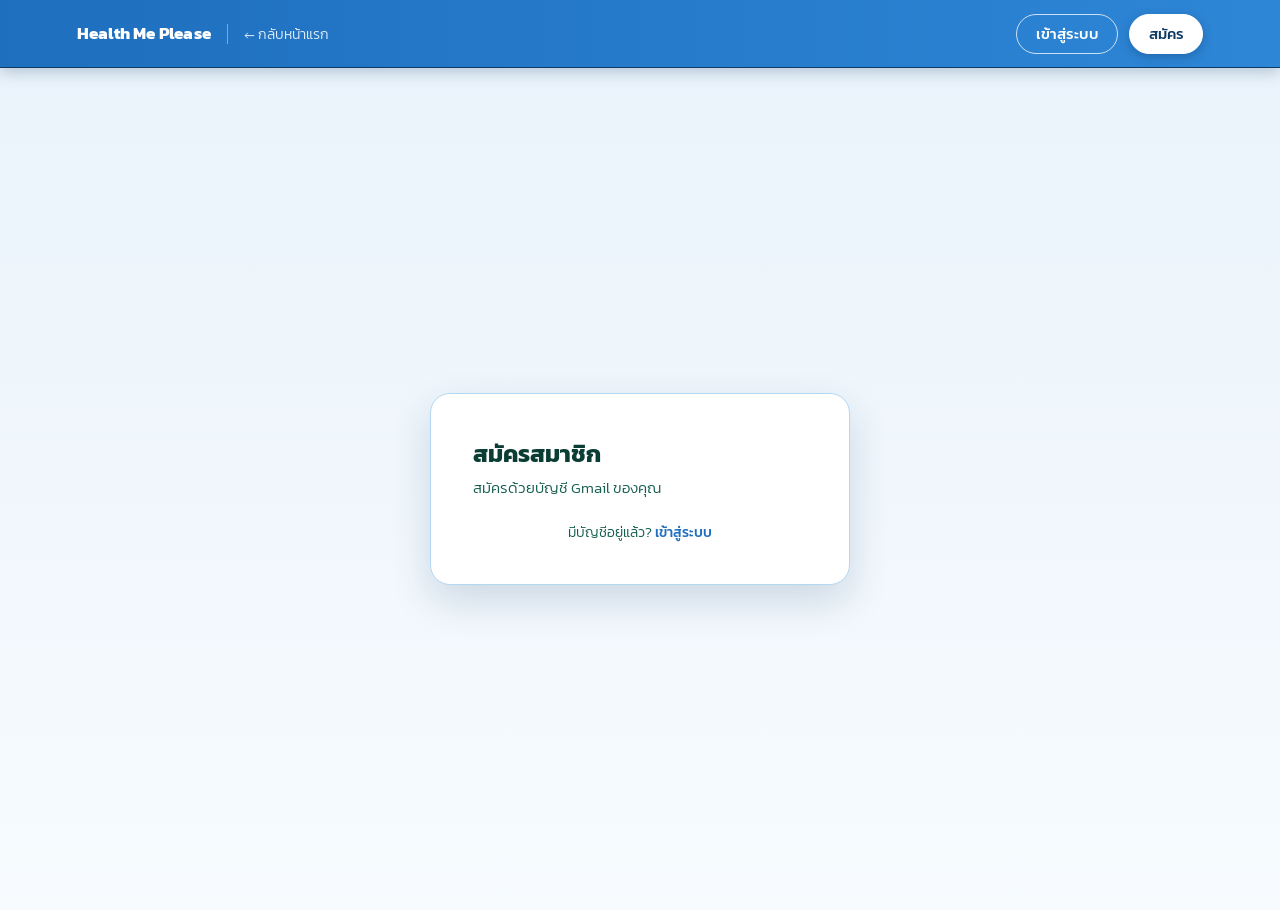
<file: signup.html>
<!DOCTYPE html>
<html lang="th">
<head>
    <meta charset="UTF-8">
    <meta name="viewport" content="width=device-width, initial-scale=1.0">
    <title>สมัครสมาชิก — Health Me Pls</title>

    <link rel="stylesheet" href="style.css">
    <link rel="preconnect" href="https://fonts.googleapis.com">
    <link rel="preconnect" href="https://fonts.gstatic.com" crossorigin>
    <link href="https://fonts.googleapis.com/css2?family=Kanit:wght@200;300;400;500;700&display=swap" rel="stylesheet">
</head>
<body class="lesson-page-body">

<nav class="site-nav">
    <div class="site-nav__left">
        <a class="site-nav__brand" href="index.html">Health Me Please</a>
        <a class="site-nav__back" href="index.html">&larr; กลับหน้าแรก</a>
    </div>
    <div class="site-nav__actions">
        <a class="site-nav__link site-nav__link--login" href="login.html">เข้าสู่ระบบ</a>
        <a class="site-nav__link site-nav__link--signup" href="signup.html">สมัคร</a>
    </div>
</nav>

<main class="auth-page">
    <div class="auth-card">
        <h1 class="auth-card__title">สมัครสมาชิก</h1>
        <p class="auth-card__lead">สมัครด้วยบัญชี Gmail ของคุณ</p>

        <div class="auth-google-wrap">
            <div id="googleSignupBtn" class="auth-google-btn"></div>
            <p id="googleUnavailableMsg" class="auth-field small" style="display:none; margin-top:1rem; color:#C0392B; font-family:'Kanit',sans-serif; font-size:.85rem;">
                ระบบสมัครสมาชิกด้วย Google ยังไม่พร้อมใช้งานในขณะนี้ กรุณาลองใหม่อีกครั้งภายหลัง
            </p>
        </div>

        <p class="auth-switch">มีบัญชีอยู่แล้ว? <a href="login.html">เข้าสู่ระบบ</a></p>
    </div>
</main>

<script src="auth.js"></script>

</body>
</html>
</file>
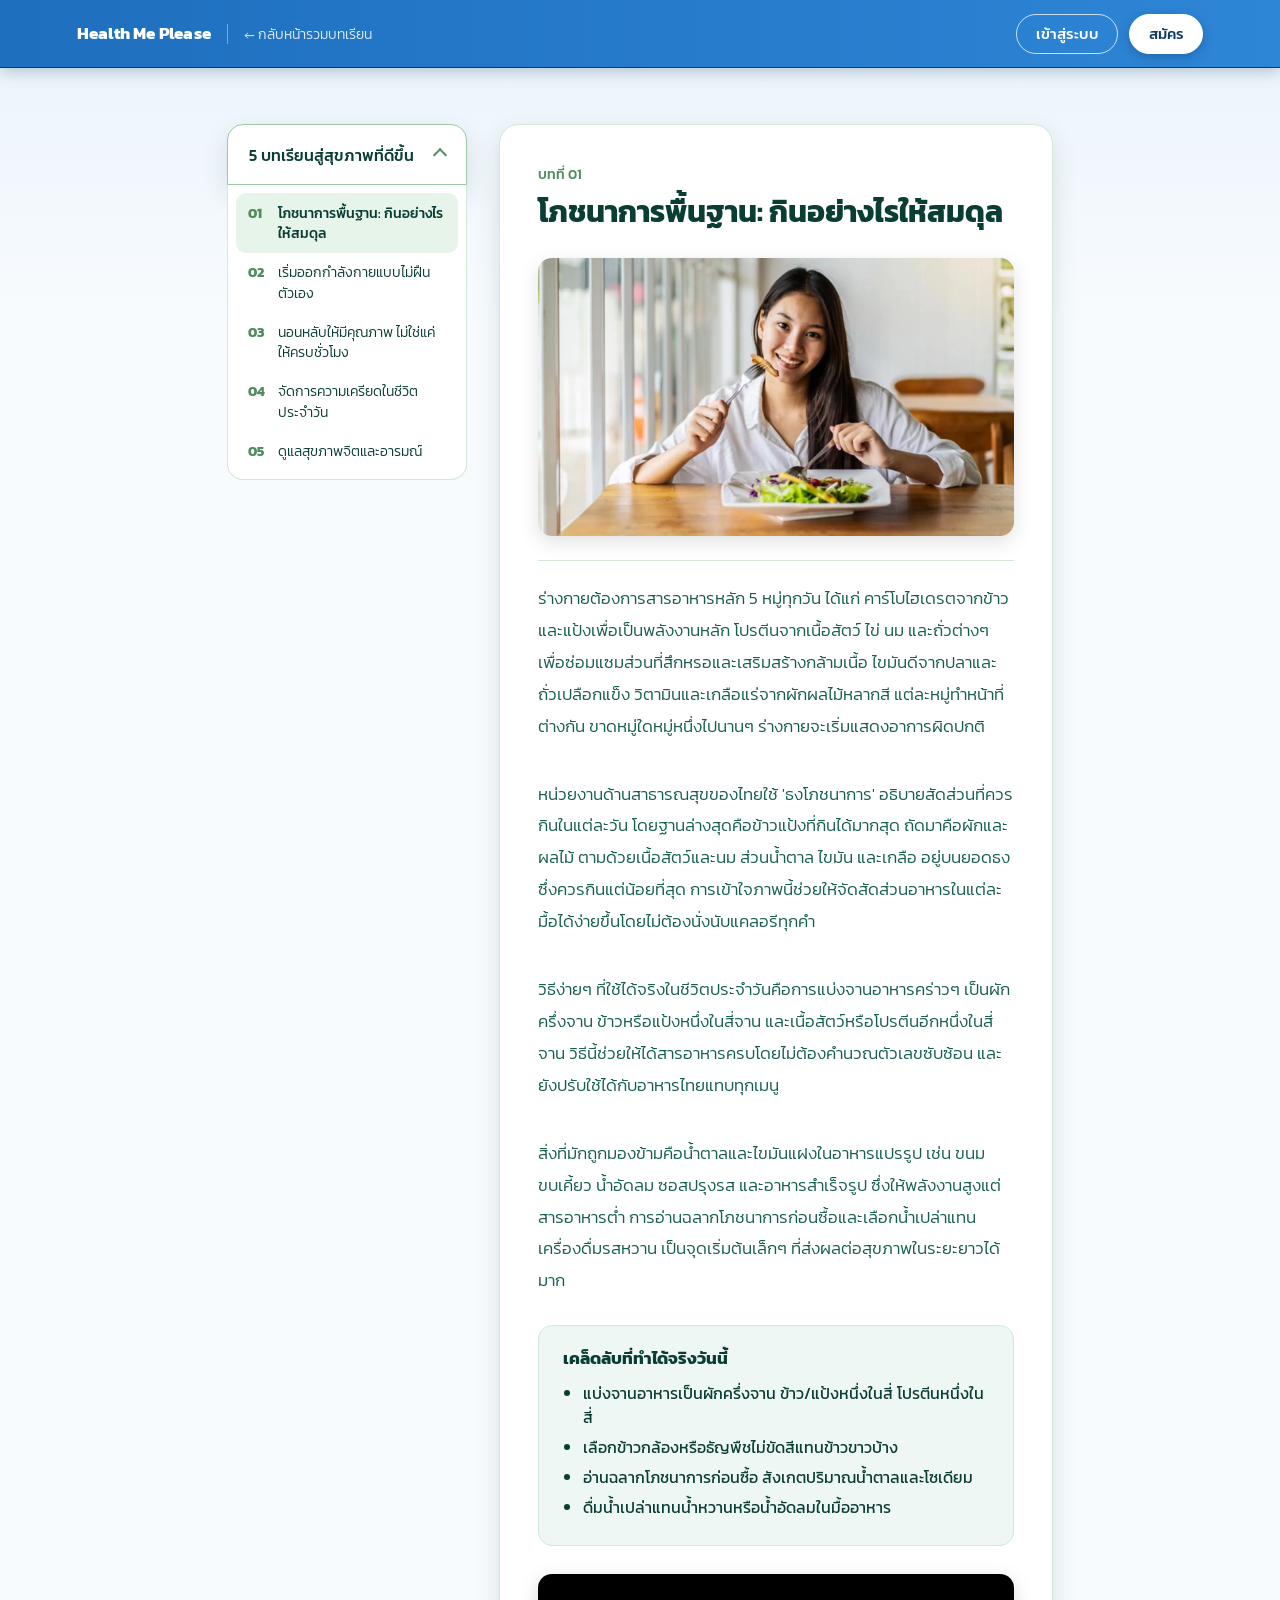
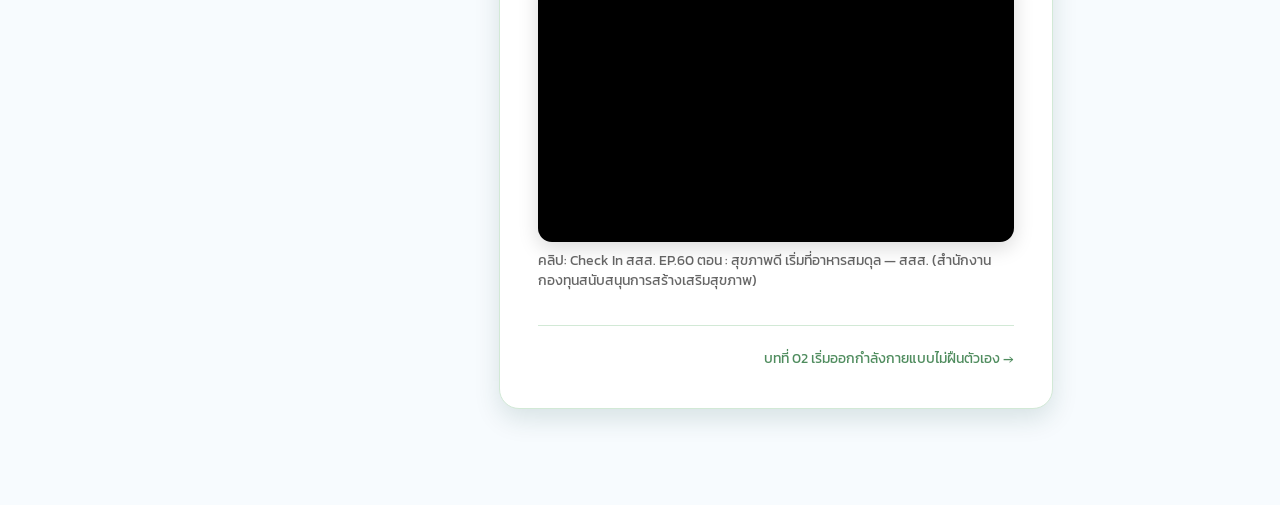
<file: lessons/lesson-01.html>
<!DOCTYPE html>
<html lang="th">
<head>
    <meta charset="UTF-8">
    <meta name="viewport" content="width=device-width, initial-scale=1.0">
    <title>โภชนาการพื้นฐาน: กินอย่างไรให้สมดุล — Health Me Pls</title>

    <link rel="stylesheet" href="../style.css">
    <link rel="preconnect" href="https://fonts.googleapis.com">
    <link rel="preconnect" href="https://fonts.gstatic.com" crossorigin>
    <link href="https://fonts.googleapis.com/css2?family=Kanit:wght@200;300;400;500;700&display=swap" rel="stylesheet">

    <style>
        /* ===== แก้เลย์เอาต์: ดันเมนูซ้าย เนื้อหากว้างขึ้น ย่อหน้าชัดเจน ===== */
        .lessons__layout {
            display: grid !important;
            grid-template-columns: 240px minmax(0, 1fr) !important;
            gap: 32px !important;
            align-items: start !important;
            max-width: 1200px !important;
            width: 100% !important;
            margin: 0 auto !important;
        }
        .lesson-nav {
            position: sticky !important;
            top: 20px !important;
        }
        .lesson-content {
            width: 100% !important;
            max-width: none !important;
        }
        .lesson-content__body p {
            margin: 0 0 20px 0 !important;
            line-height: 1.9 !important;
            font-size: 1.05rem !important;
        }
        .lesson-content__body p:last-child {
            margin-bottom: 0 !important;
        }
        @media (max-width: 900px) {
            .lessons__layout {
                grid-template-columns: 1fr !important;
            }
            .lesson-nav {
                position: static !important;
            }
        }

        /* ===== เพิ่มเติมสำหรับบล็อกวิดีโอ / รูปภาพ / เคล็ดลับ ===== */
        .lesson-content__media {
            margin: 28px 0;
        }
        .lesson-content__video-wrap {
            position: relative;
            width: 100%;
            padding-top: 56.25%; /* 16:9 */
            border-radius: 14px;
            overflow: hidden;
            box-shadow: 0 6px 20px rgba(0,0,0,0.15);
            background: #000;
        }
        .lesson-content__video-wrap iframe {
            position: absolute;
            top: 0; left: 0;
            width: 100%; height: 100%;
            border: 0;
        }
        .lesson-content__video-caption {
            font-size: 0.85rem;
            color: #666;
            margin-top: 8px;
        }
        .lesson-content__image {
            width: 100%;
            border-radius: 14px;
            overflow: hidden;
            box-shadow: 0 6px 20px rgba(0,0,0,0.12);
            margin: 24px 0;
        }
        .lesson-content__image img {
            width: 100%;
            height: auto;
            display: block;
        }
        /* วิธีเปลี่ยนรูป: แก้ src ของ <img> ด้านล่าง หรือลบ <div class="lesson-content__image">...</div>
           ทั้งก้อนออกได้เลยถ้าบทนี้ไม่ต้องการรูป */
        .lesson-content__tips {
            background: #eef7f3;
            border: 1px solid #cfe9de;
            border-radius: 14px;
            padding: 20px 24px;
            margin: 28px 0;
        }
        .lesson-content__tips h3 {
            margin: 0 0 10px 0;
            font-size: 1.05rem;
        }
        .lesson-content__tips ul {
            margin: 0;
            padding-left: 20px;
        }
        .lesson-content__tips li {
            margin-bottom: 6px;
        }
    </style>
</head>
<body class="lesson-page-body">

<nav class="site-nav">
    <div class="site-nav__left">
        <a class="site-nav__brand" href="../index.html">Health Me Please</a>
        <a class="site-nav__back" href="../index.html#lessons">&larr; กลับหน้ารวมบทเรียน</a>
    </div>
    <div class="site-nav__actions">
        <a class="site-nav__link site-nav__link--login" href="../login.html">เข้าสู่ระบบ</a>
        <a class="site-nav__link site-nav__link--signup" href="../signup.html">สมัคร</a>
    </div>
</nav>

<main class="lesson-page">
    <div class="lessons__layout">
            <nav class="lesson-nav is-open" aria-label="รายการบทเรียน">
                <button class="lesson-nav__toggle" type="button" aria-expanded="true" aria-controls="lesson-nav-panel">
                    <span>5 บทเรียนสู่สุขภาพที่ดีขึ้น</span>
                    <span class="lesson-nav__chevron" aria-hidden="true"></span>
                </button>
                <div class="lesson-nav__panel" id="lesson-nav-panel">
                    <div class="lesson-nav__inner">
                        <ul class="lesson-nav__list"></ul>
                    </div>
                </div>
            </nav>

        <article class="lesson-content">
            <p class="lesson-content__eyebrow">บทที่ 01</p>
            <h1 class="lesson-content__title">โภชนาการพื้นฐาน: กินอย่างไรให้สมดุล</h1>

            <!-- ===== บล็อกรูปภาพ (ลบทิ้งได้ถ้าไม่ใช้ หรือเปลี่ยน src เป็นรูปจริง) ===== -->
            <div class="lesson-content__image">
                <img src="../images/food.jpg" alt="ภาพประกอบบทเรียนโภชนาการพื้นฐาน" loading="lazy">
            </div>

            <div class="lesson-content__body">
            <p>ร่างกายต้องการสารอาหารหลัก 5 หมู่ทุกวัน ได้แก่ คาร์โบไฮเดรตจากข้าวและแป้งเพื่อเป็นพลังงานหลัก โปรตีนจากเนื้อสัตว์ ไข่ นม และถั่วต่างๆ เพื่อซ่อมแซมส่วนที่สึกหรอและเสริมสร้างกล้ามเนื้อ ไขมันดีจากปลาและถั่วเปลือกแข็ง วิตามินและเกลือแร่จากผักผลไม้หลากสี แต่ละหมู่ทำหน้าที่ต่างกัน ขาดหมู่ใดหมู่หนึ่งไปนานๆ ร่างกายจะเริ่มแสดงอาการผิดปกติ</p>
            <p>หน่วยงานด้านสาธารณสุขของไทยใช้ 'ธงโภชนาการ' อธิบายสัดส่วนที่ควรกินในแต่ละวัน โดยฐานล่างสุดคือข้าวแป้งที่กินได้มากสุด ถัดมาคือผักและผลไม้ ตามด้วยเนื้อสัตว์และนม ส่วนน้ำตาล ไขมัน และเกลือ อยู่บนยอดธงซึ่งควรกินแต่น้อยที่สุด การเข้าใจภาพนี้ช่วยให้จัดสัดส่วนอาหารในแต่ละมื้อได้ง่ายขึ้นโดยไม่ต้องนั่งนับแคลอรีทุกคำ</p>
            <p>วิธีง่ายๆ ที่ใช้ได้จริงในชีวิตประจำวันคือการแบ่งจานอาหารคร่าวๆ เป็นผักครึ่งจาน ข้าวหรือแป้งหนึ่งในสี่จาน และเนื้อสัตว์หรือโปรตีนอีกหนึ่งในสี่จาน วิธีนี้ช่วยให้ได้สารอาหารครบโดยไม่ต้องคำนวณตัวเลขซับซ้อน และยังปรับใช้ได้กับอาหารไทยแทบทุกเมนู</p>
            <p>สิ่งที่มักถูกมองข้ามคือน้ำตาลและไขมันแฝงในอาหารแปรรูป เช่น ขนมขบเคี้ยว น้ำอัดลม ซอสปรุงรส และอาหารสำเร็จรูป ซึ่งให้พลังงานสูงแต่สารอาหารต่ำ การอ่านฉลากโภชนาการก่อนซื้อและเลือกน้ำเปล่าแทนเครื่องดื่มรสหวาน เป็นจุดเริ่มต้นเล็กๆ ที่ส่งผลต่อสุขภาพในระยะยาวได้มาก</p>
            </div>

            <div class="lesson-content__tips">
                <h3>เคล็ดลับที่ทำได้จริงวันนี้</h3>
                <ul>
                <li>แบ่งจานอาหารเป็นผักครึ่งจาน ข้าว/แป้งหนึ่งในสี่ โปรตีนหนึ่งในสี่</li>
                <li>เลือกข้าวกล้องหรือธัญพืชไม่ขัดสีแทนข้าวขาวบ้าง</li>
                <li>อ่านฉลากโภชนาการก่อนซื้อ สังเกตปริมาณน้ำตาลและโซเดียม</li>
                <li>ดื่มน้ำเปล่าแทนน้ำหวานหรือน้ำอัดลมในมื้ออาหาร</li>
                </ul>
            </div>

            <!-- ===== บล็อกวิดีโอ YouTube (เปลี่ยนแค่ video_id ในลิงก์ embed เพื่อใช้คลิปอื่น) ===== -->
            <div class="lesson-content__media">
                <div class="lesson-content__video-wrap">
                    <iframe src="https://www.youtube-nocookie.com/embed/Hd9hsYErxjA"
                        title="Check In สสส. EP.60 ตอน : สุขภาพดี เริ่มที่อาหารสมดุล"
                        referrerpolicy="strict-origin-when-cross-origin"
                        allow="accelerometer; autoplay; clipboard-write; encrypted-media; gyroscope; picture-in-picture"
                        allowfullscreen></iframe>
                </div>
                <p class="lesson-content__video-caption">คลิป: Check In สสส. EP.60 ตอน : สุขภาพดี เริ่มที่อาหารสมดุล — สสส. (สำนักงานกองทุนสนับสนุนการสร้างเสริมสุขภาพ)</p>
            </div>

            <div class="lesson-content__pager">
                <span></span>
                <a class="lesson-content__pager-link lesson-content__pager-link--next" href="lesson-02.html">บทที่ 02 เริ่มออกกำลังกายแบบไม่ฝืนตัวเอง &rarr;</a>
            </div>
        </article>
    </div>
</main>

<script src="../script.js"></script>

</body>
</html>
</file>
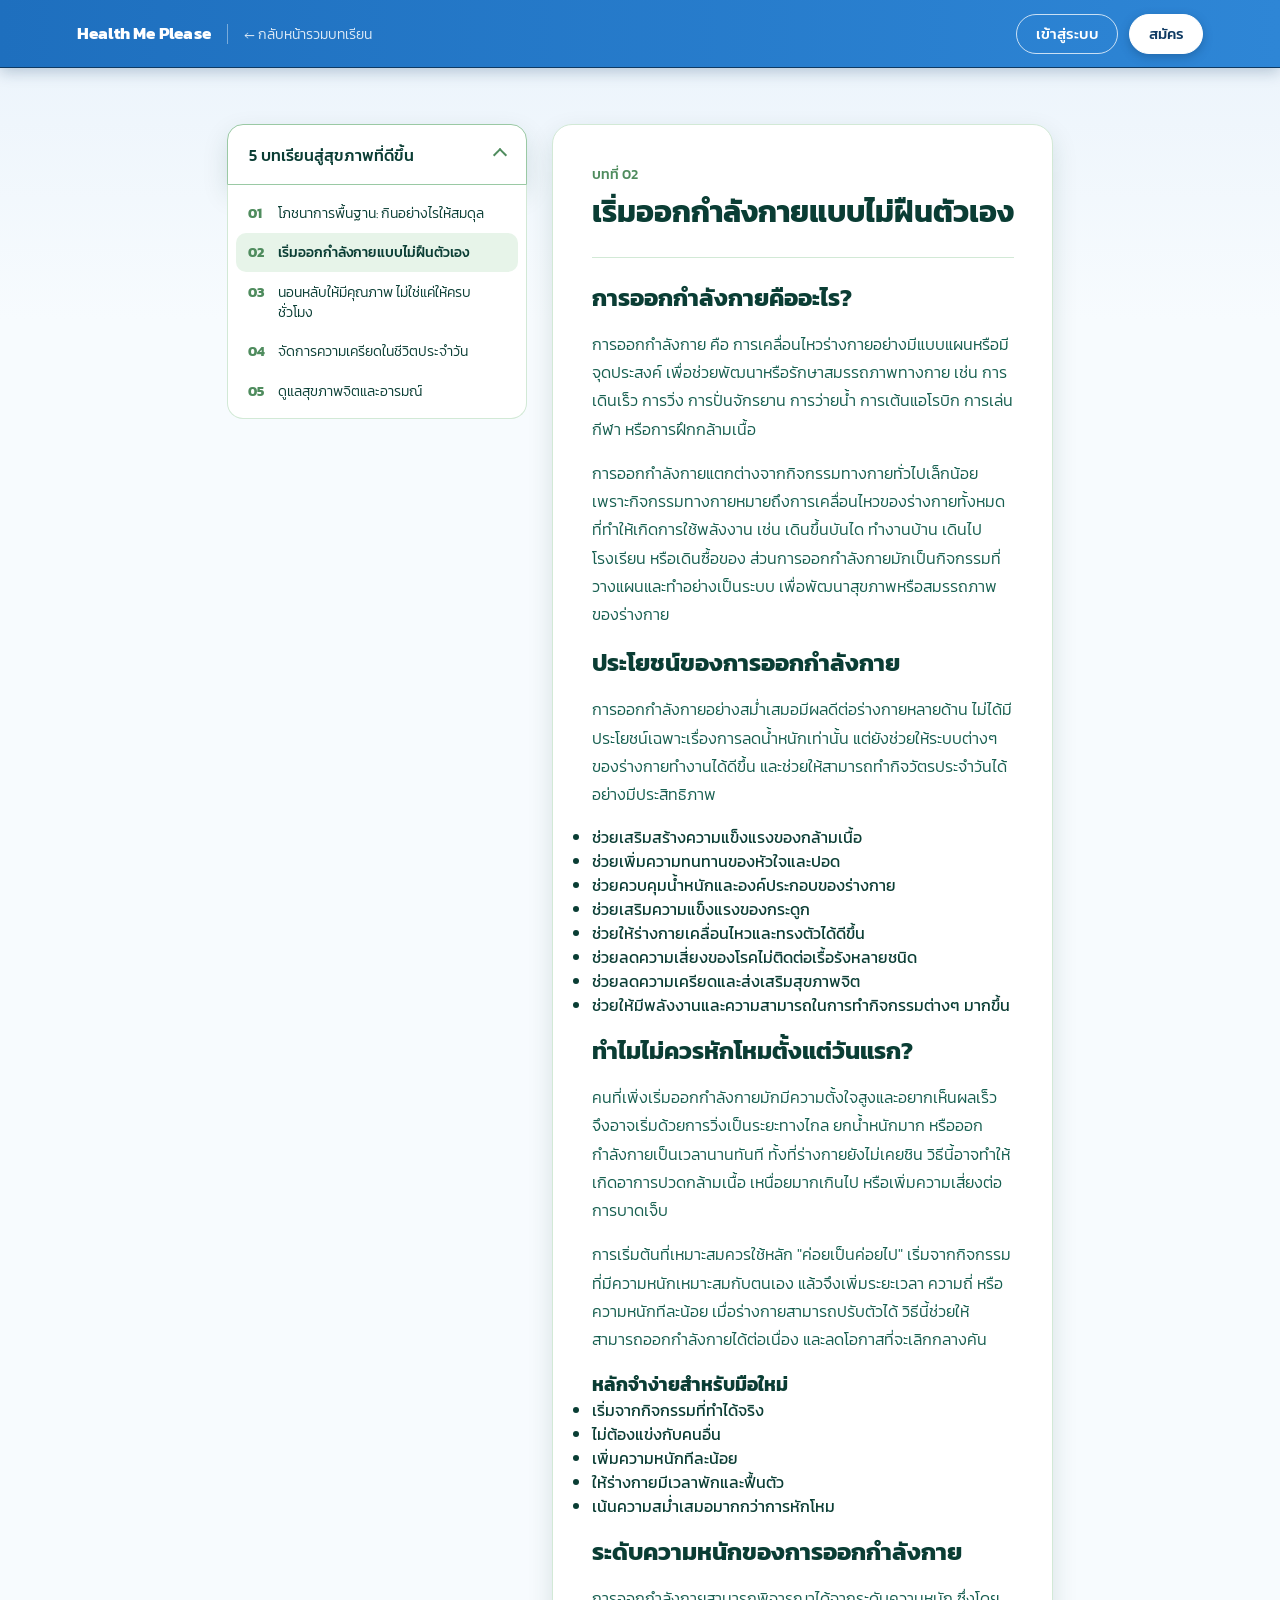
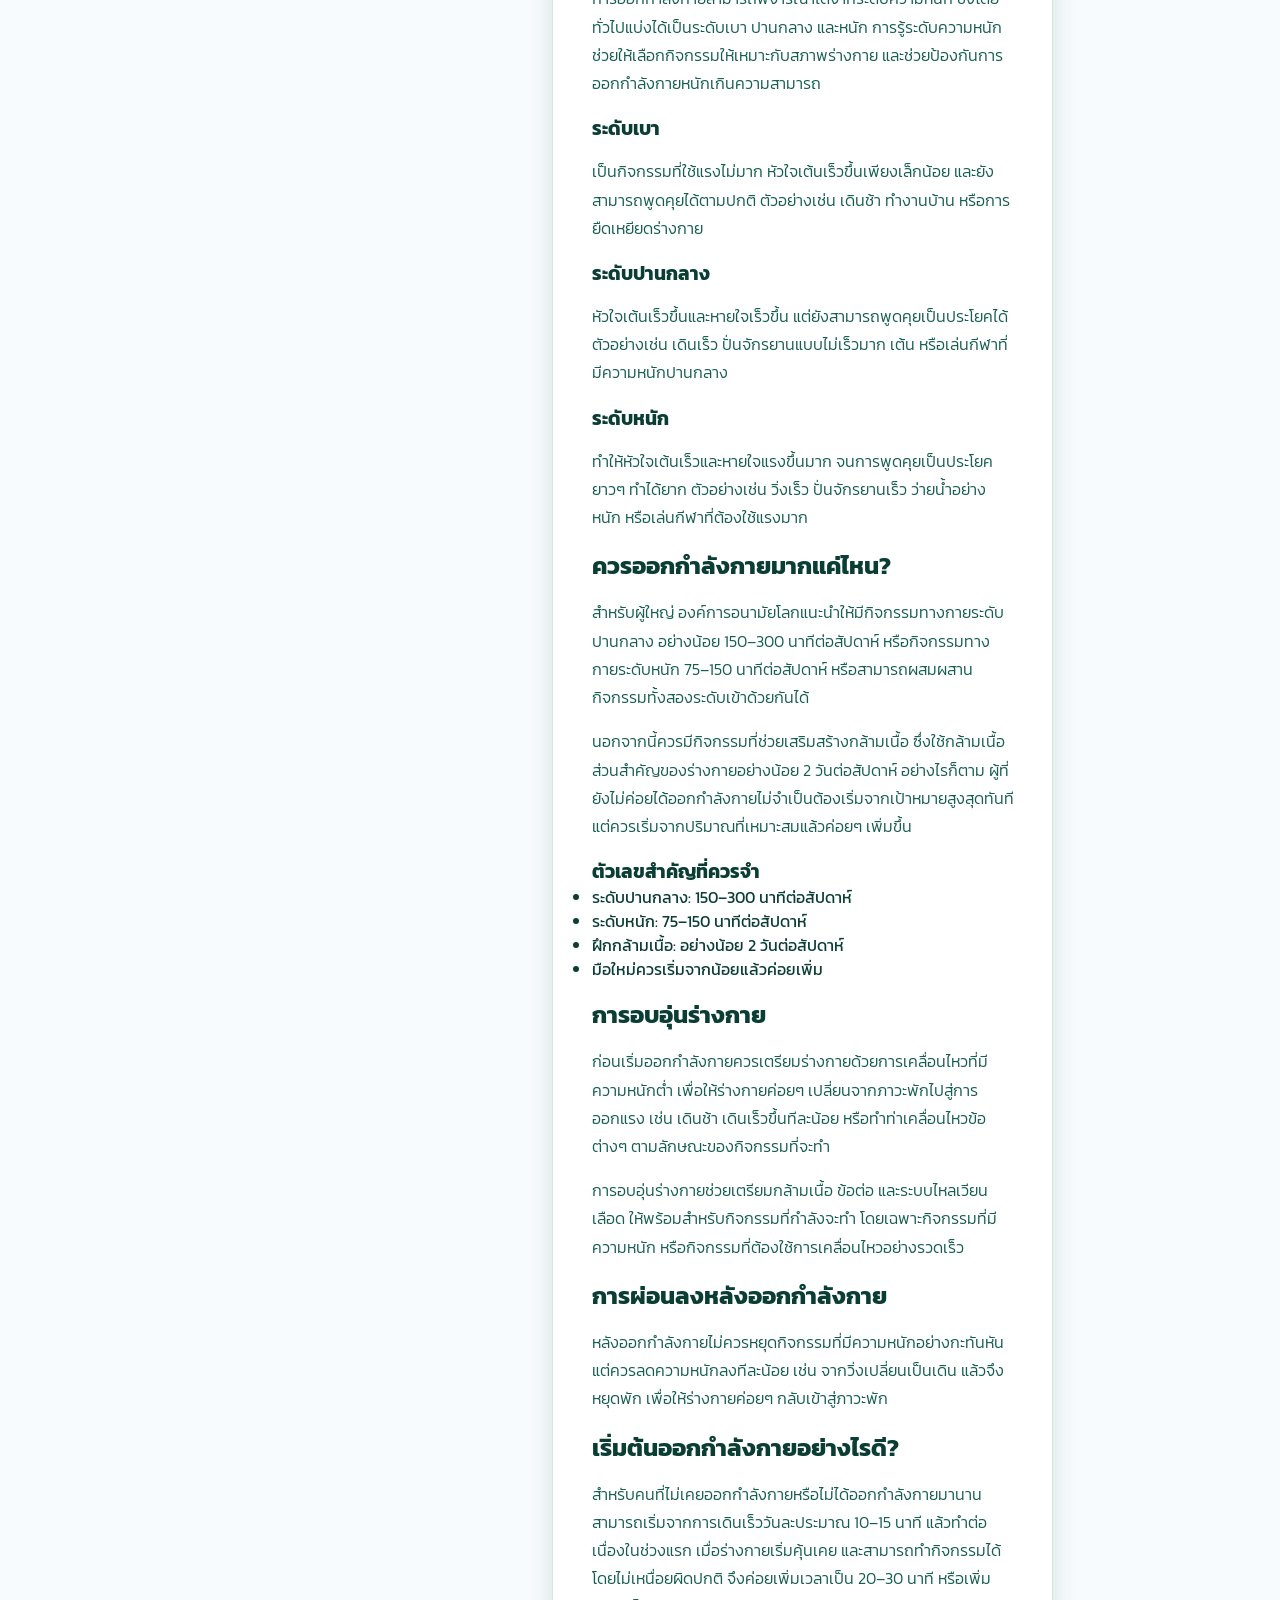
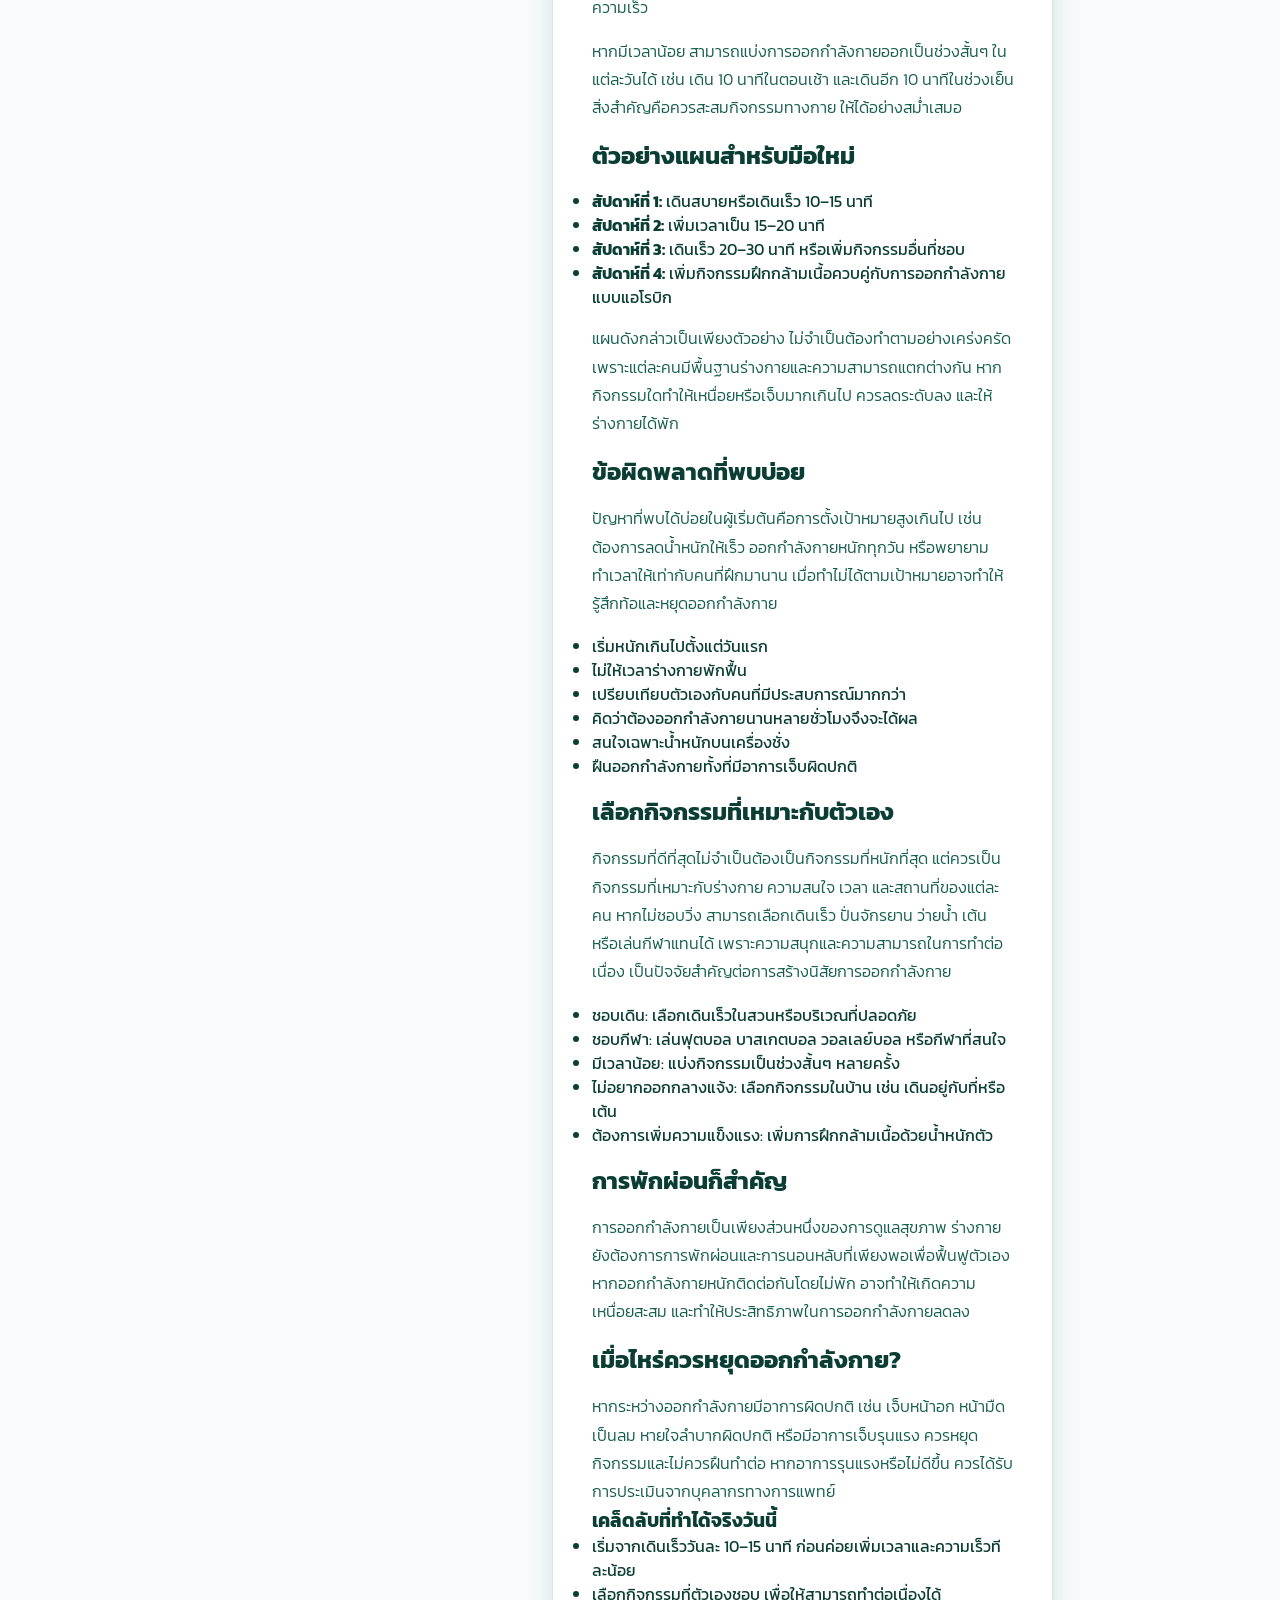
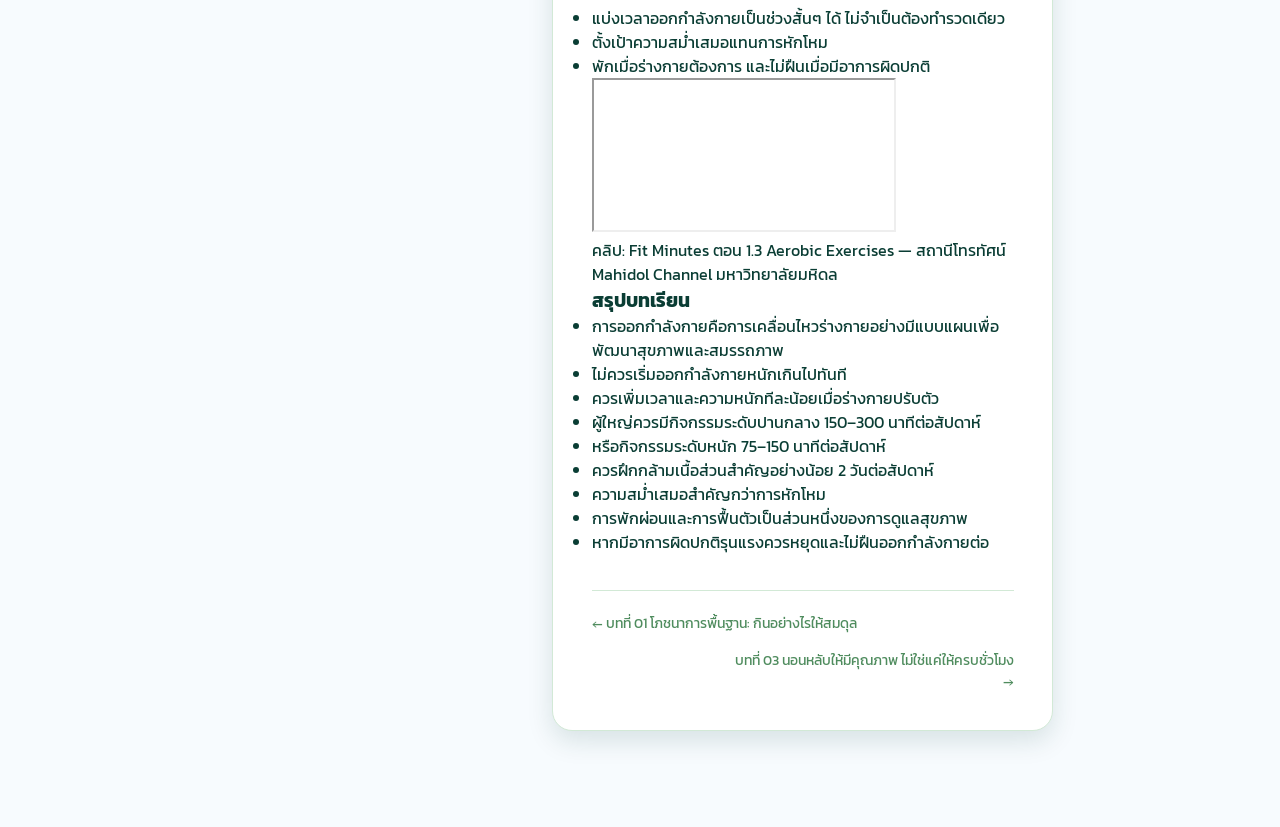
<file: lessons/lesson-02.html>
<!DOCTYPE html>
<html lang="th">
<head>
    <meta charset="UTF-8">
    <meta name="viewport" content="width=device-width, initial-scale=1.0">
    <title>เริ่มออกกำลังกายแบบไม่ฝืนตัวเอง — Health Me Pls</title>

    <link rel="stylesheet" href="../style.css">
    <link rel="preconnect" href="https://fonts.googleapis.com">
    <link rel="preconnect" href="https://fonts.gstatic.com" crossorigin>
    <link href="https://fonts.googleapis.com/css2?family=Kanit:wght@200;300;400;500;700&display=swap" rel="stylesheet">

</head>
<body class="lesson-page-body">

<nav class="site-nav">
    <div class="site-nav__left">
        <a class="site-nav__brand" href="../index.html">Health Me Please</a>
        <a class="site-nav__back" href="../index.html#lessons">&larr; กลับหน้ารวมบทเรียน</a>
    </div>
    <div class="site-nav__actions">
        <a class="site-nav__link site-nav__link--login" href="../login.html">เข้าสู่ระบบ</a>
        <a class="site-nav__link site-nav__link--signup" href="../signup.html">สมัคร</a>
    </div>
</nav>

<main class="lesson-page">
    <div class="lessons__layout">
        <nav class="lesson-nav is-open" aria-label="รายการบทเรียน">
            <button class="lesson-nav__toggle" type="button" aria-expanded="true" aria-controls="lesson-nav-panel">
                <span>5 บทเรียนสู่สุขภาพที่ดีขึ้น</span>
                <span class="lesson-nav__chevron" aria-hidden="true"></span>
            </button>
            <div class="lesson-nav__panel" id="lesson-nav-panel">
                <div class="lesson-nav__inner">
                    <ul class="lesson-nav__list"></ul>
                </div>
            </div>
        </nav>

        <article class="lesson-content">
            <p class="lesson-content__eyebrow">บทที่ 02</p>
            <h1 class="lesson-content__title">เริ่มออกกำลังกายแบบไม่ฝืนตัวเอง</h1>

       

            <div class="lesson-content__body">

                <h2>การออกกำลังกายคืออะไร?</h2>

                <p>
                    การออกกำลังกาย คือ การเคลื่อนไหวร่างกายอย่างมีแบบแผนหรือมีจุดประสงค์
                    เพื่อช่วยพัฒนาหรือรักษาสมรรถภาพทางกาย เช่น การเดินเร็ว การวิ่ง
                    การปั่นจักรยาน การว่ายน้ำ การเต้นแอโรบิก การเล่นกีฬา
                    หรือการฝึกกล้ามเนื้อ
                </p>

                <p>
                    การออกกำลังกายแตกต่างจากกิจกรรมทางกายทั่วไปเล็กน้อย
                    เพราะกิจกรรมทางกายหมายถึงการเคลื่อนไหวของร่างกายทั้งหมดที่ทำให้เกิดการใช้พลังงาน
                    เช่น เดินขึ้นบันได ทำงานบ้าน เดินไปโรงเรียน หรือเดินซื้อของ
                    ส่วนการออกกำลังกายมักเป็นกิจกรรมที่วางแผนและทำอย่างเป็นระบบ
                    เพื่อพัฒนาสุขภาพหรือสมรรถภาพของร่างกาย
                </p>

                <h2>ประโยชน์ของการออกกำลังกาย</h2>

                <p>
                    การออกกำลังกายอย่างสม่ำเสมอมีผลดีต่อร่างกายหลายด้าน
                    ไม่ได้มีประโยชน์เฉพาะเรื่องการลดน้ำหนักเท่านั้น
                    แต่ยังช่วยให้ระบบต่างๆ ของร่างกายทำงานได้ดีขึ้น
                    และช่วยให้สามารถทำกิจวัตรประจำวันได้อย่างมีประสิทธิภาพ
                </p>

                <ul>
                    <li>ช่วยเสริมสร้างความแข็งแรงของกล้ามเนื้อ</li>
                    <li>ช่วยเพิ่มความทนทานของหัวใจและปอด</li>
                    <li>ช่วยควบคุมน้ำหนักและองค์ประกอบของร่างกาย</li>
                    <li>ช่วยเสริมความแข็งแรงของกระดูก</li>
                    <li>ช่วยให้ร่างกายเคลื่อนไหวและทรงตัวได้ดีขึ้น</li>
                    <li>ช่วยลดความเสี่ยงของโรคไม่ติดต่อเรื้อรังหลายชนิด</li>
                    <li>ช่วยลดความเครียดและส่งเสริมสุขภาพจิต</li>
                    <li>ช่วยให้มีพลังงานและความสามารถในการทำกิจกรรมต่างๆ มากขึ้น</li>
                </ul>

                <h2>ทำไมไม่ควรหักโหมตั้งแต่วันแรก?</h2>

                <p>
                    คนที่เพิ่งเริ่มออกกำลังกายมักมีความตั้งใจสูงและอยากเห็นผลเร็ว
                    จึงอาจเริ่มด้วยการวิ่งเป็นระยะทางไกล ยกน้ำหนักมาก
                    หรือออกกำลังกายเป็นเวลานานทันที ทั้งที่ร่างกายยังไม่เคยชิน
                    วิธีนี้อาจทำให้เกิดอาการปวดกล้ามเนื้อ เหนื่อยมากเกินไป
                    หรือเพิ่มความเสี่ยงต่อการบาดเจ็บ
                </p>

                <p>
                    การเริ่มต้นที่เหมาะสมควรใช้หลัก "ค่อยเป็นค่อยไป"
                    เริ่มจากกิจกรรมที่มีความหนักเหมาะสมกับตนเอง
                    แล้วจึงเพิ่มระยะเวลา ความถี่ หรือความหนักทีละน้อย
                    เมื่อร่างกายสามารถปรับตัวได้ วิธีนี้ช่วยให้สามารถออกกำลังกายได้ต่อเนื่อง
                    และลดโอกาสที่จะเลิกกลางคัน
                </p>

                <div class="lesson-content__tips">
                    <h3>หลักจำง่ายสำหรับมือใหม่</h3>
                    <ul>
                    <li>เริ่มจากกิจกรรมที่ทำได้จริง</li>
                    <li>ไม่ต้องแข่งกับคนอื่น</li>
                    <li>เพิ่มความหนักทีละน้อย</li>
                    <li>ให้ร่างกายมีเวลาพักและฟื้นตัว</li>
                    <li>เน้นความสม่ำเสมอมากกว่าการหักโหม</li>
                    </ul>
                </div>

                <h2>ระดับความหนักของการออกกำลังกาย</h2>

                <p>
                    การออกกำลังกายสามารถพิจารณาได้จากระดับความหนัก
                    ซึ่งโดยทั่วไปแบ่งได้เป็นระดับเบา ปานกลาง และหนัก
                    การรู้ระดับความหนักช่วยให้เลือกกิจกรรมให้เหมาะกับสภาพร่างกาย
                    และช่วยป้องกันการออกกำลังกายหนักเกินความสามารถ
                </p>

                <h3>ระดับเบา</h3>
                <p>
                    เป็นกิจกรรมที่ใช้แรงไม่มาก หัวใจเต้นเร็วขึ้นเพียงเล็กน้อย
                    และยังสามารถพูดคุยได้ตามปกติ ตัวอย่างเช่น เดินช้า
                    ทำงานบ้าน หรือการยืดเหยียดร่างกาย
                </p>

                <h3>ระดับปานกลาง</h3>
                <p>
                    หัวใจเต้นเร็วขึ้นและหายใจเร็วขึ้น แต่ยังสามารถพูดคุยเป็นประโยคได้
                    ตัวอย่างเช่น เดินเร็ว ปั่นจักรยานแบบไม่เร็วมาก เต้น
                    หรือเล่นกีฬาที่มีความหนักปานกลาง
                </p>

                <h3>ระดับหนัก</h3>
                <p>
                    ทำให้หัวใจเต้นเร็วและหายใจแรงขึ้นมาก จนการพูดคุยเป็นประโยคยาวๆ
                    ทำได้ยาก ตัวอย่างเช่น วิ่งเร็ว ปั่นจักรยานเร็ว ว่ายน้ำอย่างหนัก
                    หรือเล่นกีฬาที่ต้องใช้แรงมาก
                </p>

                <h2>ควรออกกำลังกายมากแค่ไหน?</h2>

                <p>
                    สำหรับผู้ใหญ่ องค์การอนามัยโลกแนะนำให้มีกิจกรรมทางกายระดับปานกลาง
                    อย่างน้อย 150–300 นาทีต่อสัปดาห์ หรือกิจกรรมทางกายระดับหนัก
                    75–150 นาทีต่อสัปดาห์ หรือสามารถผสมผสานกิจกรรมทั้งสองระดับเข้าด้วยกันได้
                </p>

                <p>
                    นอกจากนี้ควรมีกิจกรรมที่ช่วยเสริมสร้างกล้ามเนื้อ
                    ซึ่งใช้กล้ามเนื้อส่วนสำคัญของร่างกายอย่างน้อย 2 วันต่อสัปดาห์
                    อย่างไรก็ตาม ผู้ที่ยังไม่ค่อยได้ออกกำลังกายไม่จำเป็นต้องเริ่มจากเป้าหมายสูงสุดทันที
                    แต่ควรเริ่มจากปริมาณที่เหมาะสมแล้วค่อยๆ เพิ่มขึ้น
                </p>

                <div class="lesson-content__tips">
                    <h3>ตัวเลขสำคัญที่ควรจำ</h3>
                    <ul>
                    <li>ระดับปานกลาง: 150–300 นาทีต่อสัปดาห์</li>
                    <li>ระดับหนัก: 75–150 นาทีต่อสัปดาห์</li>
                    <li>ฝึกกล้ามเนื้อ: อย่างน้อย 2 วันต่อสัปดาห์</li>
                    <li>มือใหม่ควรเริ่มจากน้อยแล้วค่อยเพิ่ม</li>
                    </ul>
                </div>

                <h2>การอบอุ่นร่างกาย</h2>

                <p>
                    ก่อนเริ่มออกกำลังกายควรเตรียมร่างกายด้วยการเคลื่อนไหวที่มีความหนักต่ำ
                    เพื่อให้ร่างกายค่อยๆ เปลี่ยนจากภาวะพักไปสู่การออกแรง
                    เช่น เดินช้า เดินเร็วขึ้นทีละน้อย หรือทำท่าเคลื่อนไหวข้อต่างๆ
                    ตามลักษณะของกิจกรรมที่จะทำ
                </p>

                <p>
                    การอบอุ่นร่างกายช่วยเตรียมกล้ามเนื้อ ข้อต่อ และระบบไหลเวียนเลือด
                    ให้พร้อมสำหรับกิจกรรมที่กำลังจะทำ โดยเฉพาะกิจกรรมที่มีความหนัก
                    หรือกิจกรรมที่ต้องใช้การเคลื่อนไหวอย่างรวดเร็ว
                </p>

                <h2>การผ่อนลงหลังออกกำลังกาย</h2>

                <p>
                    หลังออกกำลังกายไม่ควรหยุดกิจกรรมที่มีความหนักอย่างกะทันหัน
                    แต่ควรลดความหนักลงทีละน้อย เช่น จากวิ่งเปลี่ยนเป็นเดิน
                    แล้วจึงหยุดพัก เพื่อให้ร่างกายค่อยๆ กลับเข้าสู่ภาวะพัก
                </p>

                <h2>เริ่มต้นออกกำลังกายอย่างไรดี?</h2>

                <p>
                    สำหรับคนที่ไม่เคยออกกำลังกายหรือไม่ได้ออกกำลังกายมานาน
                    สามารถเริ่มจากการเดินเร็ววันละประมาณ 10–15 นาที
                    แล้วทำต่อเนื่องในช่วงแรก เมื่อร่างกายเริ่มคุ้นเคย
                    และสามารถทำกิจกรรมได้โดยไม่เหนื่อยผิดปกติ
                    จึงค่อยเพิ่มเวลาเป็น 20–30 นาที หรือเพิ่มความเร็ว
                </p>

                <p>
                    หากมีเวลาน้อย สามารถแบ่งการออกกำลังกายออกเป็นช่วงสั้นๆ
                    ในแต่ละวันได้ เช่น เดิน 10 นาทีในตอนเช้า
                    และเดินอีก 10 นาทีในช่วงเย็น สิ่งสำคัญคือควรสะสมกิจกรรมทางกาย
                    ให้ได้อย่างสม่ำเสมอ
                </p>

                <h2>ตัวอย่างแผนสำหรับมือใหม่</h2>

                <ul>
                    <li><strong>สัปดาห์ที่ 1:</strong> เดินสบายหรือเดินเร็ว 10–15 นาที</li>
                    <li><strong>สัปดาห์ที่ 2:</strong> เพิ่มเวลาเป็น 15–20 นาที</li>
                    <li><strong>สัปดาห์ที่ 3:</strong> เดินเร็ว 20–30 นาที หรือเพิ่มกิจกรรมอื่นที่ชอบ</li>
                    <li><strong>สัปดาห์ที่ 4:</strong> เพิ่มกิจกรรมฝึกกล้ามเนื้อควบคู่กับการออกกำลังกายแบบแอโรบิก</li>
                </ul>

                <p>
                    แผนดังกล่าวเป็นเพียงตัวอย่าง ไม่จำเป็นต้องทำตามอย่างเคร่งครัด
                    เพราะแต่ละคนมีพื้นฐานร่างกายและความสามารถแตกต่างกัน
                    หากกิจกรรมใดทำให้เหนื่อยหรือเจ็บมากเกินไป ควรลดระดับลง
                    และให้ร่างกายได้พัก
                </p>

                <h2>ข้อผิดพลาดที่พบบ่อย</h2>

                <p>
                    ปัญหาที่พบได้บ่อยในผู้เริ่มต้นคือการตั้งเป้าหมายสูงเกินไป
                    เช่น ต้องการลดน้ำหนักให้เร็ว ออกกำลังกายหนักทุกวัน
                    หรือพยายามทำเวลาให้เท่ากับคนที่ฝึกมานาน
                    เมื่อทำไม่ได้ตามเป้าหมายอาจทำให้รู้สึกท้อและหยุดออกกำลังกาย
                </p>

                <ul>
                    <li>เริ่มหนักเกินไปตั้งแต่วันแรก</li>
                    <li>ไม่ให้เวลาร่างกายพักฟื้น</li>
                    <li>เปรียบเทียบตัวเองกับคนที่มีประสบการณ์มากกว่า</li>
                    <li>คิดว่าต้องออกกำลังกายนานหลายชั่วโมงจึงจะได้ผล</li>
                    <li>สนใจเฉพาะน้ำหนักบนเครื่องชั่ง</li>
                    <li>ฝืนออกกำลังกายทั้งที่มีอาการเจ็บผิดปกติ</li>
                </ul>

                <h2>เลือกกิจกรรมที่เหมาะกับตัวเอง</h2>

                <p>
                    กิจกรรมที่ดีที่สุดไม่จำเป็นต้องเป็นกิจกรรมที่หนักที่สุด
                    แต่ควรเป็นกิจกรรมที่เหมาะกับร่างกาย ความสนใจ เวลา และสถานที่ของแต่ละคน
                    หากไม่ชอบวิ่ง สามารถเลือกเดินเร็ว ปั่นจักรยาน ว่ายน้ำ เต้น
                    หรือเล่นกีฬาแทนได้ เพราะความสนุกและความสามารถในการทำต่อเนื่อง
                    เป็นปัจจัยสำคัญต่อการสร้างนิสัยการออกกำลังกาย
                </p>

                <ul>
                    <li>ชอบเดิน: เลือกเดินเร็วในสวนหรือบริเวณที่ปลอดภัย</li>
                    <li>ชอบกีฬา: เล่นฟุตบอล บาสเกตบอล วอลเลย์บอล หรือกีฬาที่สนใจ</li>
                    <li>มีเวลาน้อย: แบ่งกิจกรรมเป็นช่วงสั้นๆ หลายครั้ง</li>
                    <li>ไม่อยากออกกลางแจ้ง: เลือกกิจกรรมในบ้าน เช่น เดินอยู่กับที่หรือเต้น</li>
                    <li>ต้องการเพิ่มความแข็งแรง: เพิ่มการฝึกกล้ามเนื้อด้วยน้ำหนักตัว</li>
                </ul>

                <h2>การพักผ่อนก็สำคัญ</h2>

                <p>
                    การออกกำลังกายเป็นเพียงส่วนหนึ่งของการดูแลสุขภาพ
                    ร่างกายยังต้องการการพักผ่อนและการนอนหลับที่เพียงพอเพื่อฟื้นฟูตัวเอง
                    หากออกกำลังกายหนักติดต่อกันโดยไม่พัก อาจทำให้เกิดความเหนื่อยสะสม
                    และทำให้ประสิทธิภาพในการออกกำลังกายลดลง
                </p>

                <h2>เมื่อไหร่ควรหยุดออกกำลังกาย?</h2>

                <p>
                    หากระหว่างออกกำลังกายมีอาการผิดปกติ เช่น เจ็บหน้าอก
                    หน้ามืด เป็นลม หายใจลำบากผิดปกติ หรือมีอาการเจ็บรุนแรง
                    ควรหยุดกิจกรรมและไม่ควรฝืนทำต่อ หากอาการรุนแรงหรือไม่ดีขึ้น
                    ควรได้รับการประเมินจากบุคลากรทางการแพทย์
                </p>

            </div>

            <div class="lesson-content__tips">
                <h3>เคล็ดลับที่ทำได้จริงวันนี้</h3>
                <ul>
                <li>เริ่มจากเดินเร็ววันละ 10–15 นาที ก่อนค่อยเพิ่มเวลาและความเร็วทีละน้อย</li>
                <li>เลือกกิจกรรมที่ตัวเองชอบ เพื่อให้สามารถทำต่อเนื่องได้</li>
                <li>แบ่งเวลาออกกำลังกายเป็นช่วงสั้นๆ ได้ ไม่จำเป็นต้องทำรวดเดียว</li>
                <li>ตั้งเป้าความสม่ำเสมอแทนการหักโหม</li>
                <li>พักเมื่อร่างกายต้องการ และไม่ฝืนเมื่อมีอาการผิดปกติ</li>
                </ul>
            </div>

            <div class="lesson-content__media">
                <div class="lesson-content__video-wrap">
                    <iframe src="https://www.youtube-nocookie.com/embed/kldy0I35SFc"
                        title="Fit Minutes ตอน 1.3 Aerobic Exercises — Mahidol Channel"
                        referrerpolicy="strict-origin-when-cross-origin"
                        allow="accelerometer; autoplay; clipboard-write; encrypted-media; gyroscope; picture-in-picture"
                        allowfullscreen></iframe>
                </div>
                <p class="lesson-content__video-caption">
                    คลิป: Fit Minutes ตอน 1.3 Aerobic Exercises — สถานีโทรทัศน์ Mahidol Channel มหาวิทยาลัยมหิดล
                </p>
            </div>

            <div class="lesson-content__tips">
                <h3>สรุปบทเรียน</h3>
                <ul>
                <li>การออกกำลังกายคือการเคลื่อนไหวร่างกายอย่างมีแบบแผนเพื่อพัฒนาสุขภาพและสมรรถภาพ</li>
                <li>ไม่ควรเริ่มออกกำลังกายหนักเกินไปทันที</li>
                <li>ควรเพิ่มเวลาและความหนักทีละน้อยเมื่อร่างกายปรับตัว</li>
                <li>ผู้ใหญ่ควรมีกิจกรรมระดับปานกลาง 150–300 นาทีต่อสัปดาห์</li>
                <li>หรือกิจกรรมระดับหนัก 75–150 นาทีต่อสัปดาห์</li>
                <li>ควรฝึกกล้ามเนื้อส่วนสำคัญอย่างน้อย 2 วันต่อสัปดาห์</li>
                <li>ความสม่ำเสมอสำคัญกว่าการหักโหม</li>
                <li>การพักผ่อนและการฟื้นตัวเป็นส่วนหนึ่งของการดูแลสุขภาพ</li>
                <li>หากมีอาการผิดปกติรุนแรงควรหยุดและไม่ฝืนออกกำลังกายต่อ</li>
                </ul>
            </div>

            <div class="lesson-content__pager">
                <a class="lesson-content__pager-link lesson-content__pager-link--prev" href="lesson-01.html">&larr; บทที่ 01 โภชนาการพื้นฐาน: กินอย่างไรให้สมดุล</a>
                <a class="lesson-content__pager-link lesson-content__pager-link--next" href="lesson-03.html">บทที่ 03 นอนหลับให้มีคุณภาพ ไม่ใช่แค่ให้ครบชั่วโมง &rarr;</a>
            </div>
        </article>
    </div>
</main>

<script src="../script.js"></script>

</body>
</html>
</file>
<file: style.css>
:root{
  --teal-900:#0A3D34;
  --teal-700:#155E4F;
  --amber-400:#FFB238;
  --amber-500:#F2971A;
  --ink:#0A3D34;

  --sky-50:#EAF3FB;
  --sky-100:#D3E7F7;
  --sky-200:#B4D8F2;
  --sky-500:#2E86D6;
  --sky-600:#1E6FBE;
  --sky-900:#0E3A63;
}

*{
  margin:0;
  padding:0;
  box-sizing:border-box;
}

body{
  font-family:'Kanit', 'Segoe UI', sans-serif;
  color:var(--ink);
  background:linear-gradient(180deg, var(--sky-50) 0%, #F7FBFE 320px, #F7FBFE 100%);
}

/* ================= HERO ================= */
.hero{
  position:relative;
  min-height:clamp(460px, 82vh, 720px);
  display:flex;
  align-items:center;
  overflow:hidden;
  background:linear-gradient(135deg, var(--teal-900), var(--teal-700));
}

/* ================= SLIDER ================= */
.hero__slider{
  position:absolute;
  inset:0;
  z-index:0;
}

.hero__slide{
  position:absolute;
  inset:0;
  width:100%;
  height:100%;
  object-fit:cover;
  opacity:0;
  transition:opacity 1.8s ease;
}

.hero__slide.is-active{
  opacity:1;
}

/* ================= SCRIM (ทำให้ตัวหนังสืออ่านง่ายบนรูป) ================= */
.hero__scrim{
  position:absolute;
  inset:0;
  z-index:1;
  background:linear-gradient(
    100deg,
    rgba(9,48,41,.95) 0%,
    rgba(9,48,41,.78) 38%,
    rgba(9,48,41,.30) 68%,
    rgba(9,48,41,.05) 100%
  );
  pointer-events:none;
}

/* ================= CONTENT ================= */
.hero__content{
  position:relative;
  z-index:2;
  max-width:640px;
  padding:0 8vw;
  color:#fff;
}

.hero__title{
  font-family:'Kanit', sans-serif;
  font-weight:700;
  font-size:clamp(2.4rem, 6vw, 4rem);
  line-height:1.08;
  letter-spacing:.3px;
}

.hero__subtitle{
  font-family:'Kanit', sans-serif;
  font-weight:300;
  font-size:clamp(1.05rem, 2.3vw, 1.5rem);
  margin-top:.85rem;
  color:rgba(255,255,255,.88);
}

.hero__cta{
  display:inline-block;
  margin-top:2.2rem;
  padding:.9rem 2.3rem;
  background:var(--amber-400);
  color:var(--teal-900);
  font-family:'Kanit', sans-serif;
  font-weight:500;
  font-size:1rem;
  border-radius:999px;
  border:1.5px solid var(--amber-500);
  text-decoration:none;
  box-shadow:0 8px 18px rgba(0,0,0,.22);
  transition:background .25s ease, transform .25s ease;
}

.hero__cta:hover{
  background:var(--amber-500);
  transform:translateY(-2px);
}

.hero__cta:focus-visible{
  outline:3px solid #fff;
  outline-offset:3px;
}

/* ================= SLIDE DOTS (บอกจำนวนรูป) ================= */
.hero__dots{
  position:absolute;
  left:50%;
  bottom:78px;
  transform:translateX(-50%);
  z-index:2;
  display:flex;
  align-items:center;
  gap:8px;
}

.hero__dot{
  width:8px;
  height:8px;
  padding:0;
  border:none;
  border-radius:999px;
  background:rgba(255,255,255,.45);
  cursor:pointer;
  transition:width .3s ease, background .3s ease;
}

.hero__dot:hover{
  background:rgba(255,255,255,.75);
}

.hero__dot.is-active{
  width:24px;
  background:#fff;
}

.hero__dot:focus-visible{
  outline:2px solid #fff;
  outline-offset:2px;
}

/* ================= SCROLL CUE (เลื่อนดูเนื้อหา) ================= */
.hero__scroll-cue{
  position:absolute;
  left:50%;
  bottom:26px;
  transform:translateX(-50%);
  z-index:2;
  display:flex;
  flex-direction:column;
  align-items:center;
  gap:8px;
  color:rgba(255,255,255,.85);
  text-decoration:none;
  font-family:'Kanit', sans-serif;
  font-weight:300;
  font-size:.85rem;
}

.hero__scroll-arrow{
  display:block;
  animation:scrollArrowBounce 1.6s ease-in-out infinite;
}

.hero__scroll-arrow i{
  display:block;
  width:12px;
  height:12px;
  border-right:2px solid rgba(255,255,255,.9);
  border-bottom:2px solid rgba(255,255,255,.9);
  transform:rotate(45deg);
}

@keyframes scrollArrowBounce{
  0%,100%{transform:translateY(0);opacity:.55;}
  50%{transform:translateY(6px);opacity:1;}
}

/* ================= RESPONSIVE (มือถือ) ================= */
@media (max-width:760px){
  .hero{
    min-height:88vh;
    align-items:flex-end;
    padding-bottom:8vh;
  }

  .hero__scrim{
    background:linear-gradient(
      180deg,
      rgba(9,48,41,.35) 0%,
      rgba(9,48,41,.75) 55%,
      rgba(9,48,41,.95) 100%
    );
  }

  .hero__content{
    max-width:100%;
    padding:0 6vw;
    text-align:center;
  }

  .hero__cta{
    width:100%;
    text-align:center;
  }

  .hero__dots{
    top:20px;
    left:50%;
    right:auto;
    bottom:auto;
    transform:translateX(-50%);
  }

  .hero__scroll-cue{
    display:none;
  }
}

@media (prefers-reduced-motion:reduce){
  .hero__scroll-cue span{
    animation:none;
  }
}

/* ================= SITE NAV (login / signup bar) ================= */
.site-nav{
  position:relative;
  z-index:3;
  display:flex;
  align-items:center;
  justify-content:space-between;
  gap:1rem;
  padding:.85rem 6vw;
  background:linear-gradient(90deg, var(--sky-600), var(--sky-500));
  border-bottom:1px solid var(--sky-900);
  box-shadow:0 4px 14px rgba(14,58,99,.25);
}

.site-nav__brand{
  font-family:'Kanit', sans-serif;
  font-weight:700;
  font-size:1.05rem;
  color:#fff;
  text-decoration:none;
  letter-spacing:.2px;
}

.site-nav__left{
  display:flex;
  align-items:center;
  gap:1rem;
}

.site-nav__back{
  font-family:'Kanit', sans-serif;
  font-weight:300;
  font-size:.85rem;
  color:rgba(255,255,255,.85);
  text-decoration:none;
  padding-left:1rem;
  border-left:1px solid rgba(255,255,255,.4);
}

.site-nav__back:hover{
  color:#fff;
}

.site-nav__actions{
  display:flex;
  align-items:center;
  gap:.7rem;
}

.site-nav__link{
  font-family:'Kanit', sans-serif;
  font-weight:500;
  font-size:.92rem;
  text-decoration:none;
  padding:.5rem 1.15rem;
  border-radius:999px;
  transition:background .2s ease, transform .2s ease, box-shadow .2s ease;
}

.site-nav__link--login{
  color:#fff;
  border:1.5px solid rgba(255,255,255,.75);
}

.site-nav__link--login:hover{
  background:rgba(255,255,255,.14);
  transform:translateY(-1px);
}

.site-nav__link--signup{
  color:var(--sky-900);
  background:#fff;
  border:1.5px solid #fff;
  box-shadow:0 3px 10px rgba(14,58,99,.35);
}

.site-nav__link--signup:hover{
  background:var(--amber-400);
  border-color:var(--amber-400);
  color:var(--teal-900);
  transform:translateY(-1px);
}

.site-nav__link:focus-visible{
  outline:2px solid #fff;
  outline-offset:2px;
}

.site-nav__user{
  display:flex;
  align-items:center;
  gap:.6rem;
  color:#fff;
  font-family:'Kanit', sans-serif;
  font-weight:400;
  font-size:.9rem;
}

.site-nav__avatar{
  width:32px;
  height:32px;
  border-radius:999px;
  object-fit:cover;
  border:2px solid #fff;
}

.site-nav__logout{
  background:none;
  border:1.5px solid rgba(255,255,255,.75);
  color:#fff;
  border-radius:999px;
  padding:.4rem .95rem;
  font-family:'Kanit', sans-serif;
  font-size:.85rem;
  cursor:pointer;
  transition:background .2s ease;
}

.site-nav__logout:hover{
  background:rgba(255,255,255,.14);
}

@media (max-width:520px){
  .site-nav{
    padding:.75rem 5vw;
  }
  .site-nav__brand{
    font-size:.95rem;
  }
  .site-nav__link{
    padding:.45rem .85rem;
    font-size:.85rem;
  }
}

/* ================= AUTH PAGES (login / signup) ================= */
.auth-page{
  min-height:calc(100vh - 58px);
  display:flex;
  align-items:center;
  justify-content:center;
  padding:3rem 6vw;
  background:linear-gradient(180deg, var(--sky-50), #F7FBFE);
}

.auth-card{
  width:100%;
  max-width:420px;
  background:#fff;
  border:1.5px solid var(--sky-200);
  border-radius:20px;
  box-shadow:0 16px 40px rgba(14,58,99,.16);
  padding:clamp(1.8rem, 4vw, 2.6rem);
}

.auth-card__title{
  font-family:'Kanit', sans-serif;
  font-weight:700;
  font-size:1.5rem;
  color:var(--ink);
}

.auth-card__lead{
  font-family:'Kanit', sans-serif;
  font-weight:300;
  font-size:.92rem;
  color:var(--teal-700);
  margin-top:.4rem;
}

.auth-field{
  margin-top:1.2rem;
  display:flex;
  flex-direction:column;
  gap:.4rem;
}

.auth-field label{
  font-family:'Kanit', sans-serif;
  font-weight:500;
  font-size:.85rem;
  color:var(--ink);
}

.auth-field input{
  font-family:'Kanit', sans-serif;
  font-size:.95rem;
  padding:.75rem .9rem;
  border:1.5px solid var(--sky-200);
  border-radius:10px;
  background:var(--sky-50);
  color:var(--ink);
  transition:border-color .2s ease, box-shadow .2s ease;
}

.auth-field input:focus{
  outline:none;
  border-color:var(--sky-500);
  box-shadow:0 0 0 3px rgba(46,134,214,.18);
  background:#fff;
}

.auth-field small{
  font-family:'Kanit', sans-serif;
  font-size:.78rem;
  color:#C0392B;
  min-height:1em;
}

.auth-avatar-preview{
  display:flex;
  align-items:center;
  gap:.8rem;
  margin-top:1.2rem;
  padding:.7rem .9rem;
  border:1.5px dashed var(--sky-200);
  border-radius:12px;
  background:var(--sky-50);
}

.auth-avatar-preview img{
  width:44px;
  height:44px;
  border-radius:999px;
  object-fit:cover;
  border:2px solid var(--sky-500);
}

.auth-avatar-preview span{
  font-family:'Kanit', sans-serif;
  font-weight:300;
  font-size:.8rem;
  color:var(--teal-700);
}

.auth-submit{
  width:100%;
  margin-top:1.5rem;
  padding:.85rem 1rem;
  background:var(--sky-500);
  color:#fff;
  border:1.5px solid var(--sky-600);
  border-radius:999px;
  font-family:'Kanit', sans-serif;
  font-weight:500;
  font-size:.98rem;
  cursor:pointer;
  box-shadow:0 8px 18px rgba(46,134,214,.3);
  transition:background .2s ease, transform .2s ease;
}

.auth-submit:hover{
  background:var(--sky-600);
  transform:translateY(-2px);
}

.auth-divider{
  display:flex;
  align-items:center;
  gap:.8rem;
  margin:1.5rem 0;
  color:var(--teal-700);
  font-family:'Kanit', sans-serif;
  font-size:.8rem;
}

.auth-divider::before,
.auth-divider::after{
  content:"";
  flex:1;
  height:1px;
  background:var(--sky-200);
}

.auth-google-btn{
  display:flex;
}

.auth-google-wrap.is-hidden{
  display:none;
}

.auth-switch{
  margin-top:1.4rem;
  text-align:center;
  font-family:'Kanit', sans-serif;
  font-weight:300;
  font-size:.88rem;
  color:var(--teal-700);
}

.auth-switch a{
  color:var(--sky-600);
  font-weight:500;
  text-decoration:none;
}

.auth-switch a:hover{
  text-decoration:underline;
}

/* ================= LESSONS (SIDEBAR NAV) ================= */
:root{
  --sage-50:#F6FBF6;
  --sage-100:#E7F4E9;
  --sage-200:#D2E9D6;
  --sage-400:#9AC9A4;
  --sage-600:#4F8C5E;
  --amber-50:#FFF7EA;
  --amber-100:#FDE8C4;
  --teal-50:#EAF4F1;
  --teal-100:#D2E6E0;
}

.lessons{
  max-width:980px;
  margin:0 auto;
  padding:clamp(3.5rem, 7vw, 6rem) 6vw clamp(4rem, 8vw, 7rem);
}

.lessons__intro{
  text-align:left;
  margin-bottom:2.4rem;
}

.lessons__heading{
  font-family:'Kanit', sans-serif;
  font-weight:700;
  font-size:clamp(1.6rem, 3.4vw, 2.2rem);
  color:var(--ink);
}

.lessons__lead{
  font-family:'Kanit', sans-serif;
  font-weight:300;
  font-size:1rem;
  margin-top:.5rem;
  color:var(--teal-700);
}

.lessons__layout{
  display:flex;
  align-items:flex-start;
  gap:1.6rem;
  flex-wrap:wrap;
}

/* -------- collapsible sidebar nav (shared: homepage + lesson pages) -------- */
.lesson-nav{
  flex:0 0 300px;
  max-width:100%;
}

.lesson-nav--standalone{
  flex:1 1 100%;
  max-width:640px;
}

.lesson-nav__toggle{
  width:100%;
  display:flex;
  align-items:center;
  justify-content:space-between;
  gap:.75rem;
  padding:1.1rem 1.3rem;
  background:#fff;
  border:1.5px solid var(--sage-200);
  border-radius:16px;
  box-shadow:0 10px 26px rgba(10,61,52,.13);
  cursor:pointer;
  text-align:left;
  font-family:'Kanit', sans-serif;
  font-weight:500;
  font-size:1.02rem;
  color:var(--ink);
  transition:border-color .2s ease, border-radius .2s ease;
}

.lesson-nav.is-open .lesson-nav__toggle{
  border-color:var(--sage-400);
  border-bottom-left-radius:0;
  border-bottom-right-radius:0;
}

.lesson-nav__toggle:focus-visible{
  outline:2px solid var(--sage-600);
  outline-offset:2px;
}

.lesson-nav__chevron{
  flex:none;
  width:10px;
  height:10px;
  border-right:2px solid var(--sage-600);
  border-bottom:2px solid var(--sage-600);
  transform:rotate(45deg);
  transition:transform .3s ease;
}

.lesson-nav.is-open .lesson-nav__chevron{
  transform:rotate(-135deg);
}

.lesson-nav__panel{
  display:grid;
  grid-template-rows:0fr;
  transition:grid-template-rows .3s ease;
  background:#fff;
  border:1.5px solid var(--sage-200);
  border-top:none;
  border-radius:0 0 16px 16px;
}

.lesson-nav.is-open .lesson-nav__panel{
  grid-template-rows:1fr;
}

.lesson-nav__inner{
  overflow:hidden;
}

.lesson-nav__list{
  list-style:none;
  padding:.5rem;
}

.lesson-nav__link{
  display:flex;
  align-items:baseline;
  gap:.65rem;
  padding:.6rem .75rem;
  border-radius:10px;
  text-decoration:none;
  color:var(--ink);
  font-family:'Kanit', sans-serif;
  font-weight:300;
  font-size:.9rem;
  line-height:1.4;
  transition:background .2s ease;
}

.lesson-nav__link:hover{
  background:var(--sage-50);
}

.lesson-nav__link.is-current{
  background:var(--sage-100);
  font-weight:500;
}

.lesson-nav__num{
  flex:none;
  min-width:2.2ch;
  font-weight:700;
  color:var(--sage-600);
}

.lesson-nav__link:focus-visible{
  outline:2px solid var(--sage-600);
  outline-offset:-2px;
}

@media (max-width:700px){
  .lessons{
    padding-left:5vw;
    padding-right:5vw;
  }

  .lesson-nav{
    flex-basis:100%;
  }
}

@media (prefers-reduced-motion:reduce){
  .lesson-nav__panel,
  .lesson-nav__chevron{
    transition:none;
  }
}

/* ================= LESSON PAGE (single-lesson view) ================= */
.lesson-topbar{
  display:flex;
  align-items:center;
  justify-content:space-between;
  gap:1rem;
  padding:1.1rem 6vw;
  background:linear-gradient(135deg, var(--teal-900), var(--teal-700));
}

.lesson-topbar__brand{
  font-family:'Kanit', sans-serif;
  font-weight:700;
  font-size:1.15rem;
  color:#fff;
  text-decoration:none;
}

.lesson-topbar__back{
  font-family:'Kanit', sans-serif;
  font-weight:300;
  font-size:.9rem;
  color:rgba(255,255,255,.85);
  text-decoration:none;
}

.lesson-topbar__back:hover{
  color:#fff;
}

.lesson-page{
  max-width:980px;
  margin:0 auto;
  padding:clamp(2.4rem, 5vw, 3.5rem) 6vw clamp(4rem, 8vw, 6rem);
}

.lesson-content{
  flex:1 1 420px;
  background:#fff;
  border:1.5px solid var(--sage-200);
  border-radius:20px;
  box-shadow:0 10px 26px rgba(10,61,52,.13);
  padding:clamp(1.6rem, 3vw, 2.4rem);
}

.lesson-content__eyebrow{
  font-family:'Kanit', sans-serif;
  font-weight:500;
  font-size:.85rem;
  color:var(--sage-600);
}

.lesson-content__title{
  font-family:'Kanit', sans-serif;
  font-weight:700;
  font-size:clamp(1.4rem, 3vw, 1.9rem);
  color:var(--ink);
  margin-top:.35rem;
}

.lesson-content__body{
  margin-top:1.4rem;
  padding-top:1.4rem;
  border-top:1px solid var(--sage-200);
  display:flex;
  flex-direction:column;
  gap:1rem;
}

.lesson-content__body p{
  font-family:'Kanit', sans-serif;
  font-weight:300;
  font-size:.98rem;
  line-height:1.8;
  color:var(--teal-700);
}

.lesson-content__pager{
  display:flex;
  justify-content:space-between;
  gap:1rem;
  flex-wrap:wrap;
  margin-top:2.2rem;
  padding-top:1.4rem;
  border-top:1px solid var(--sage-200);
}

.lesson-content__pager-link{
  font-family:'Kanit', sans-serif;
  font-weight:400;
  font-size:.88rem;
  color:var(--sage-600);
  text-decoration:none;
  max-width:280px;
}

.lesson-content__pager-link:hover{
  text-decoration:underline;
}

.lesson-content__pager-link--next{
  margin-left:auto;
  text-align:right;
}

/* ================= ABOUT + FEATURES ================= */
.about{
  max-width:900px;
  margin:0 auto;
  padding:clamp(3.5rem, 7vw, 5.5rem) 6vw 0;
  text-align:left;
}

.about__heading{
  font-family:'Kanit', sans-serif;
  font-weight:700;
  font-size:clamp(1.7rem, 3.6vw, 2.4rem);
  color:var(--ink);
}

.about__lead{
  font-family:'Kanit', sans-serif;
  font-weight:300;
  font-size:1.05rem;
  line-height:1.8;
  color:var(--teal-700);
  margin-top:.9rem;
  max-width:62ch;
}

.features{
  display:grid;
  grid-template-columns:repeat(3, 1fr);
  gap:1.2rem;
  margin-top:2.4rem;
}

.feature-card{
  position:relative;
  border-radius:18px;
  padding:1.6rem 1.5rem;
  border:1.5px solid transparent;
  box-shadow:0 14px 30px rgba(10,61,52,.18);
}

.feature-card--content{
  background:var(--sage-50);
  border-color:#A9D3B2;
}

.feature-card--pretest{
  background:var(--amber-50);
  border-color:#F2C878;
}

.feature-card--posttest{
  background:var(--teal-50);
  border-color:#9FC7BC;
}

.feature-card__icon{
  display:flex;
  align-items:center;
  justify-content:center;
  width:46px;
  height:46px;
  border-radius:14px;
}

.feature-card__icon svg{
  width:23px;
  height:23px;
}

.feature-card--content .feature-card__icon{
  background:var(--sage-200);
  color:var(--sage-600);
}

.feature-card--pretest .feature-card__icon{
  background:var(--amber-100);
  color:var(--amber-500);
}

.feature-card--posttest .feature-card__icon{
  background:var(--teal-100);
  color:var(--teal-700);
}

.feature-card__title{
  font-family:'Kanit', sans-serif;
  font-weight:500;
  font-size:1.05rem;
  color:var(--ink);
  margin-top:1rem;
}

.feature-card__text{
  font-family:'Kanit', sans-serif;
  font-weight:300;
  font-size:.88rem;
  line-height:1.7;
  color:var(--teal-700);
  margin-top:.5rem;
}

@media (max-width:760px){
  .about{
    padding-left:5vw;
    padding-right:5vw;
  }

  .features{
    grid-template-columns:1fr;
  }
}

/* ================= TEST PAGE (pretest / posttest shell) ================= */
.test-page{
  max-width:720px;
  margin:0 auto;
  padding:clamp(2.4rem, 5vw, 3.5rem) 6vw clamp(4rem, 8vw, 6rem);
}

.test-page__eyebrow{
  font-family:'Kanit', sans-serif;
  font-weight:500;
  font-size:.85rem;
  color:var(--sage-600);
}

.test-page__title{
  font-family:'Kanit', sans-serif;
  font-weight:700;
  font-size:clamp(1.6rem, 3.2vw, 2.1rem);
  color:var(--ink);
  margin-top:.35rem;
}

.test-page__lead{
  font-family:'Kanit', sans-serif;
  font-weight:300;
  font-size:.98rem;
  line-height:1.8;
  color:var(--teal-700);
  margin-top:.7rem;
  max-width:60ch;
}

.quiz{
  margin-top:2.2rem;
  display:flex;
  flex-direction:column;
  gap:1rem;
}

.quiz-question{
  background:#fff;
  border:1.5px solid var(--sage-200);
  border-radius:18px;
  box-shadow:0 10px 26px rgba(10,61,52,.13);
  padding:1.3rem 1.4rem;
}

.quiz-question__prompt{
  font-family:'Kanit', sans-serif;
  font-weight:500;
  font-size:.98rem;
  color:var(--ink);
}

.quiz-options{
  margin-top:.9rem;
  display:flex;
  flex-direction:column;
  gap:.55rem;
}

.quiz-option{
  display:flex;
  align-items:center;
  gap:.6rem;
  font-family:'Kanit', sans-serif;
  font-weight:300;
  font-size:.92rem;
  color:var(--teal-700);
  cursor:pointer;
}

.quiz-option input{
  accent-color:var(--sage-600);
  width:16px;
  height:16px;
}

.quiz-submit{
  align-self:flex-start;
  margin-top:.4rem;
  padding:.85rem 2.1rem;
  background:var(--amber-400);
  color:var(--teal-900);
  border:1.5px solid var(--amber-500);
  border-radius:999px;
  font-family:'Kanit', sans-serif;
  font-weight:500;
  font-size:.98rem;
  cursor:pointer;
  box-shadow:0 8px 18px rgba(242,151,26,.28);
  transition:background .2s ease, transform .2s ease;
}

.quiz-submit:hover{
  background:var(--amber-500);
  transform:translateY(-2px);
}

.quiz-result{
  margin-top:1.6rem;
  background:var(--sage-50);
  border:1px dashed var(--sage-200);
  border-radius:16px;
  padding:1.4rem;
}

.quiz-result__label{
  font-family:'Kanit', sans-serif;
  font-weight:300;
  font-size:.92rem;
  color:var(--teal-700);
}

/* -------- feature card as a link variant -------- */
.feature-card--link{
  display:block;
  text-decoration:none;
  transition:border-color .2s ease, box-shadow .2s ease, transform .2s ease;
}

.feature-card--link:hover{
  box-shadow:0 18px 34px rgba(10,61,52,.14);
  transform:translateY(-3px);
}

.feature-card__cta{
  display:inline-block;
  margin-top:.9rem;
  font-family:'Kanit', sans-serif;
  font-weight:500;
  font-size:.82rem;
  color:var(--sage-600);
}
</file>
